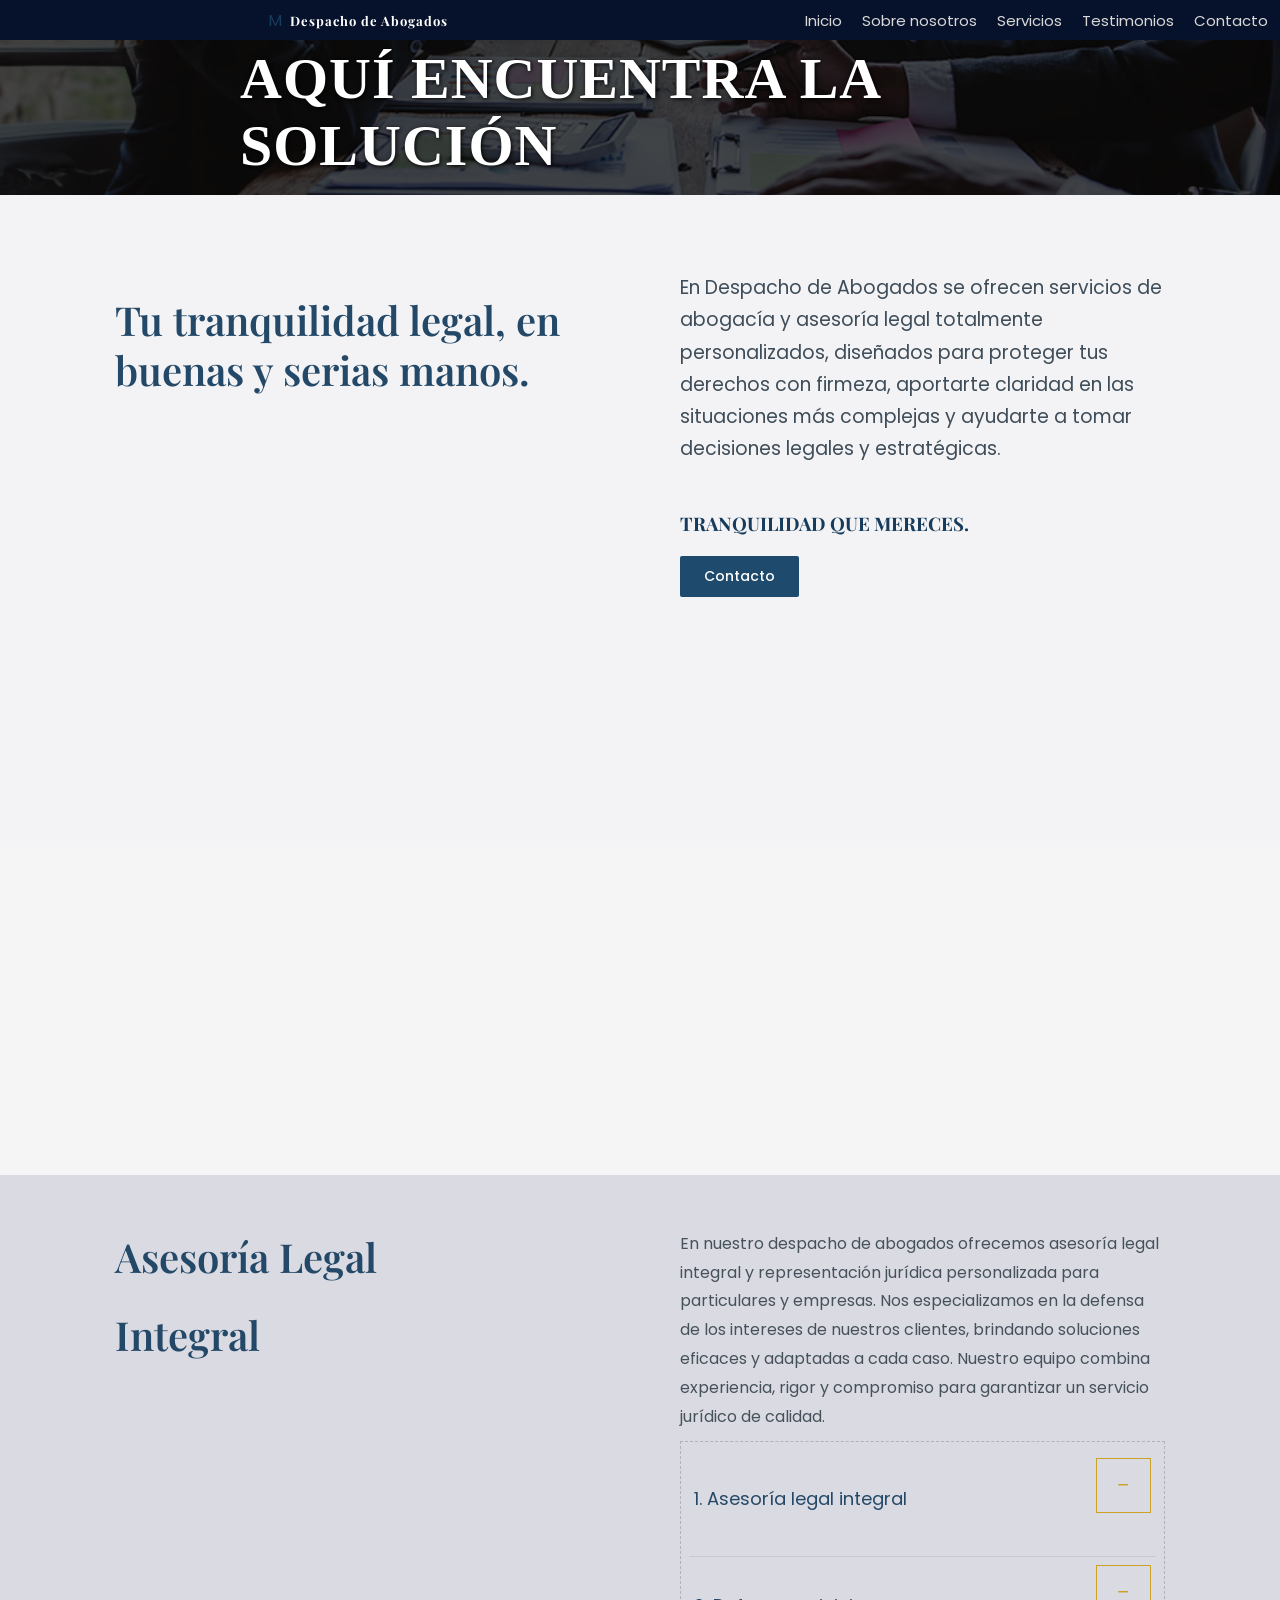
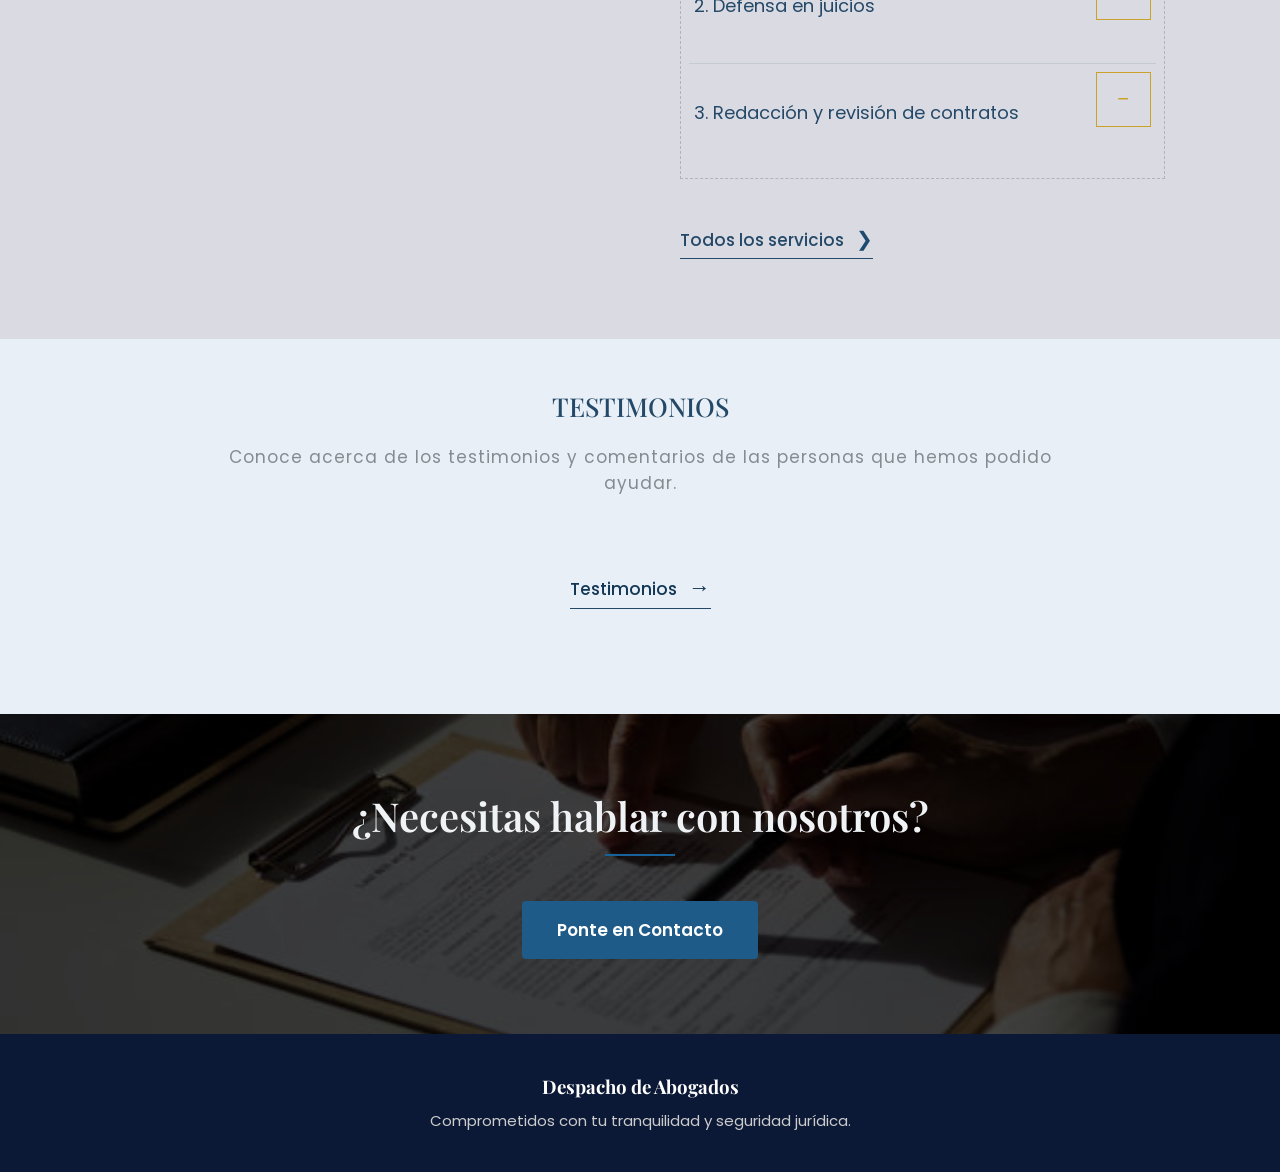
<file: index.html>
<!DOCTYPE html>
<html lang="es">
<head>
    <meta charset="UTF-8">
    <meta name="viewport" content="width=device-width, initial-scale=1.0">

    <title>Despacho de Abogacia-ML</title>

    <link rel="stylesheet" href="stylesabogacia.css">

    <!-- Fuente -->
    <link rel="preconnect" href="https://fonts.googleapis.com">
    <link rel="preconnect" href="https://fonts.gstatic.com" crossorigin>
    <link href="https://fonts.googleapis.com/css2?family=Playfair+Display:wght@400;500;600;700&family=Poppins:wght@300;400;500&display=swap" rel="stylesheet">
</head>
<script>

const acordeones = document.querySelectorAll(".acordeon-item");


acordeones.forEach(item => {

    const boton = item.querySelector(".acordeon-titulo");
    const contenido = item.querySelector(".acordeon-contenido");
    const icono = item.querySelector(".icono");


    boton.addEventListener("click", () => {


        const estaActivo = item.classList.contains("activo");


        /* Cerrar todos */

        acordeones.forEach(otroItem => {

            otroItem.classList.remove("activo");

            otroItem.querySelector(".acordeon-contenido").style.display = "none";

            otroItem.querySelector(".icono").textContent = "+";

        });


        /* Abrir el seleccionado */

        if(!estaActivo){

            item.classList.add("activo");

            contenido.style.display = "block";

            icono.textContent = "−";

        }

    });

});

</script>
<body>

    <!-- ================= NAVBAR ================= -->

    <header>

        <nav class="navbar">

            <div class="logo">

                <!-- Cambia esto por tu imagen/logo -->
                <div class="logo-imagen">
                    M
                </div>

                <h2>Despacho de Abogados</h2>

            </div>


            <ul class="menu">
                <li><a href="#inicio">Inicio</a></li>
                <li><a href="sobrenosotros.html">Sobre nosotros</a></li>
                <li><a href="serviciosnuestros.html">Servicios</a></li>
                <li><a href="#testimonios">Testimonios</a></li>
                <li><a href="contacto.html">Contacto</a></li>
            </ul>

        </nav>

    </header>



    <!-- ================= PORTADA ================= -->

    <section class="hero" id="inicio">

        <div class="hero-overlay"></div>

        <div class="hero-contenido">

            <h1>AQUÍ ENCUENTRA LA SOLUCIÓN</h1>

        </div>

    </section>



    <!-- ================= PRIMERA SECCIÓN ================= -->

    <section class="presentacion" id="nosotros">

        <div class="contenedor">


            <div class="fila-superior">

                <!-- Texto izquierdo -->

                <div class="titulo-presentacion">

                   <BR> <h2>
                        Tu tranquilidad legal, en<br>
                        buenas y serias manos.
                    </h2>

                </div>


                <!-- Texto derecho -->

                <div class="descripcion-presentacion">

                    <p>
                        En Despacho de Abogados se ofrecen servicios de abogacía
                        y asesoría legal totalmente personalizados, diseñados para
                        proteger tus derechos con firmeza, aportarte claridad en las
                        situaciones más complejas y ayudarte a tomar decisiones
                        legales y estratégicas.
                    </p>
<BR> 
                    <p>
                        <h3> TRANQUILIDAD QUE MERECES.</h3>
                    </p>


                    <a href="serviciosnuestros.html" class="boton">
                        Contacto
                    </a>

                </div>

            </div>
<BR>
    <BR><BR> <BR><BR> <BR><BR> <BR> 

    </section>
<!-- ================= SEGUNDA SECCIÓN ================= -->

<section class="apartado imagen-presentacion">

    <!-- Imagen -->

    <div class="imagen-presentacion">

        <img src="imagenes/Images.png" alt="Asesoría legal">

    </div>

</section>

    <!-- ================= TERCERA SECCIÓN ================= -->

    <!-- ================= SERVICIOS ================= -->

<section class="asesoria" id="servicios">

    <div class="contenedor asesoria-contenedor">

        <!-- Título izquierdo -->

        <div class="asesoria-titulo">

            <h2>Asesoría Legal</h2><br><h2>Integral</h2>

        </div>


        <!-- Contenido derecho -->

        <div class="asesoria-contenido">

            <p class="asesoria-descripcion">
                En nuestro despacho de abogados ofrecemos asesoría legal integral y
                representación jurídica personalizada para particulares y empresas.
                Nos especializamos en la defensa de los intereses de nuestros clientes,
                brindando soluciones eficaces y adaptadas a cada caso. Nuestro equipo
                combina experiencia, rigor y compromiso para garantizar un servicio
                jurídico de calidad.
            </p>


            <!-- ACORDEÓN -->

            <div class="acordeon">


                <!-- SERVICIO 1 -->

                <div class="acordeon-item">

                    <button class="acordeon-titulo">
                        <span>1. Asesoría legal integral</span>
                        <span class="icono">−</span>
                    </button>

                    <div class="acordeon-contenido">

                        <p>
                            Ofrecemos asesoría legal integral orientada a prevenir
                            conflictos y resolverlos de forma eficaz. Analizamos tu
                            situación jurídica de manera formal, diseñamos estrategias
                            personalizadas y te acompañamos en cada etapa del proceso,
                            ya sea en la redacción y revisión de contratos, gestiones
                            administrativas, reclamaciones extrajudiciales o defensa
                            ante tribunales.
                        </p>

                        <p>
                            Nuestro enfoque combina rigor técnico, claridad en las
                            explicaciones y cercanía, para que comprendas tus opciones
                            y puedas tomar decisiones informadas.
                        </p>

                    </div>

                </div>


                <!-- SERVICIO 2 -->

                <div class="acordeon-item">

                    <button class="acordeon-titulo">
                        <span>2. Defensa en juicios</span>
                        <span class="icono">−</span>
                    </button>

                    <div class="acordeon-contenido">

                        <p>
                            Ofrecemos un servicio de defensa en juicios sólido,
                            estratégico y personalizado, orientado a proteger tus
                            derechos en todas las etapas del proceso.
                        </p>

                        <p>
                            Analizamos minuciosamente el expediente, reunimos pruebas,
                            preparamos testimonios y diseñamos la mejor estrategia
                            jurídica para tu caso.
                        </p>

                        <p>
                            Ya sea en materia civil, penal, laboral, administrativa
                            o familiar, te acompañamos en audiencias, negociaciones y
                            recursos, explicando cada paso con claridad.
                        </p>

                    </div>

                </div>


                <!-- SERVICIO 3 -->

                <div class="acordeon-item">

                    <button class="acordeon-titulo">
                        <span>3. Redacción y revisión de contratos</span>
                        <span class="icono">−</span>
                    </button>

                    <div class="acordeon-contenido">

                        <p>
                            Ofrecemos servicios de redacción y revisión de contratos
                            para asegurar acuerdos claros, completos y legalmente
                            sólidos.
                        </p>

                        <p>
                            Analizamos tus necesidades y elaboramos cláusulas a medida,
                            revisando contratos existentes para detectar riesgos,
                            ambigüedades o vacíos legales.
                        </p>

                        <p>
                            Nuestro equipo utiliza un lenguaje jurídico claro y preciso,
                            buscando proteger tus intereses y reducir futuros conflictos.
                        </p>

                    </div>

                </div>


            </div>


            <a href="serviciosnuestros.html" class="todos-servicios">
                Todos los servicios
                <span>❯</span>
            </a>

        </div>

    </div>

</section>
<!-- ================= OPINIONES ================= -->

<section class="opiniones" id="testimonios">

    <div class="opiniones-contenedor">

        <h2>TESTIMONIOS</h2>

        <p class="opiniones-subtitulo">
            Conoce acerca de los testimonios y comentarios de las personas que hemos podido ayudar.
        </p>


        


        <a href="testimonios.html" class="boton-testimonios">
            Testimonios
            <span>→</span>
        </a>

    </div>

</section>



<!-- ================= CONTACTO FINAL ================= -->

<section class="contacto-final">

    <div class="contacto-overlay"></div>

    <div class="contacto-final-contenido">

        <h2>¿Necesitas hablar con nosotros?</h2>

        <div class="linea-contacto"></div>

        <a href="contacto.html" class="boton-contacto-final">
           Ponte en Contacto
        </a>

    </div>

</section>


    <!-- ================= FOOTER ================= -->

    <footer id="contacto">

    <h3>Despacho de Abogados</h3>

    <p>
        Comprometidos con tu tranquilidad y seguridad jurídica.
    </p>

</footer>


<script>

document.addEventListener("DOMContentLoaded", function () {

    const acordeones = document.querySelectorAll(".acordeon-item");

    acordeones.forEach(function(item) {

        const boton = item.querySelector(".acordeon-titulo");

        boton.addEventListener("click", function() {

            const estaActivo = item.classList.contains("activo");


            acordeones.forEach(function(otroItem) {

                otroItem.classList.remove("activo");

                const icono = otroItem.querySelector(".icono");

                icono.textContent = "+";

            });


            if (!estaActivo) {

                item.classList.add("activo");

                const icono = item.querySelector(".icono");

                icono.textContent = "−";

            }

        });

    });

});

</script>

</body>
</html>
</file>
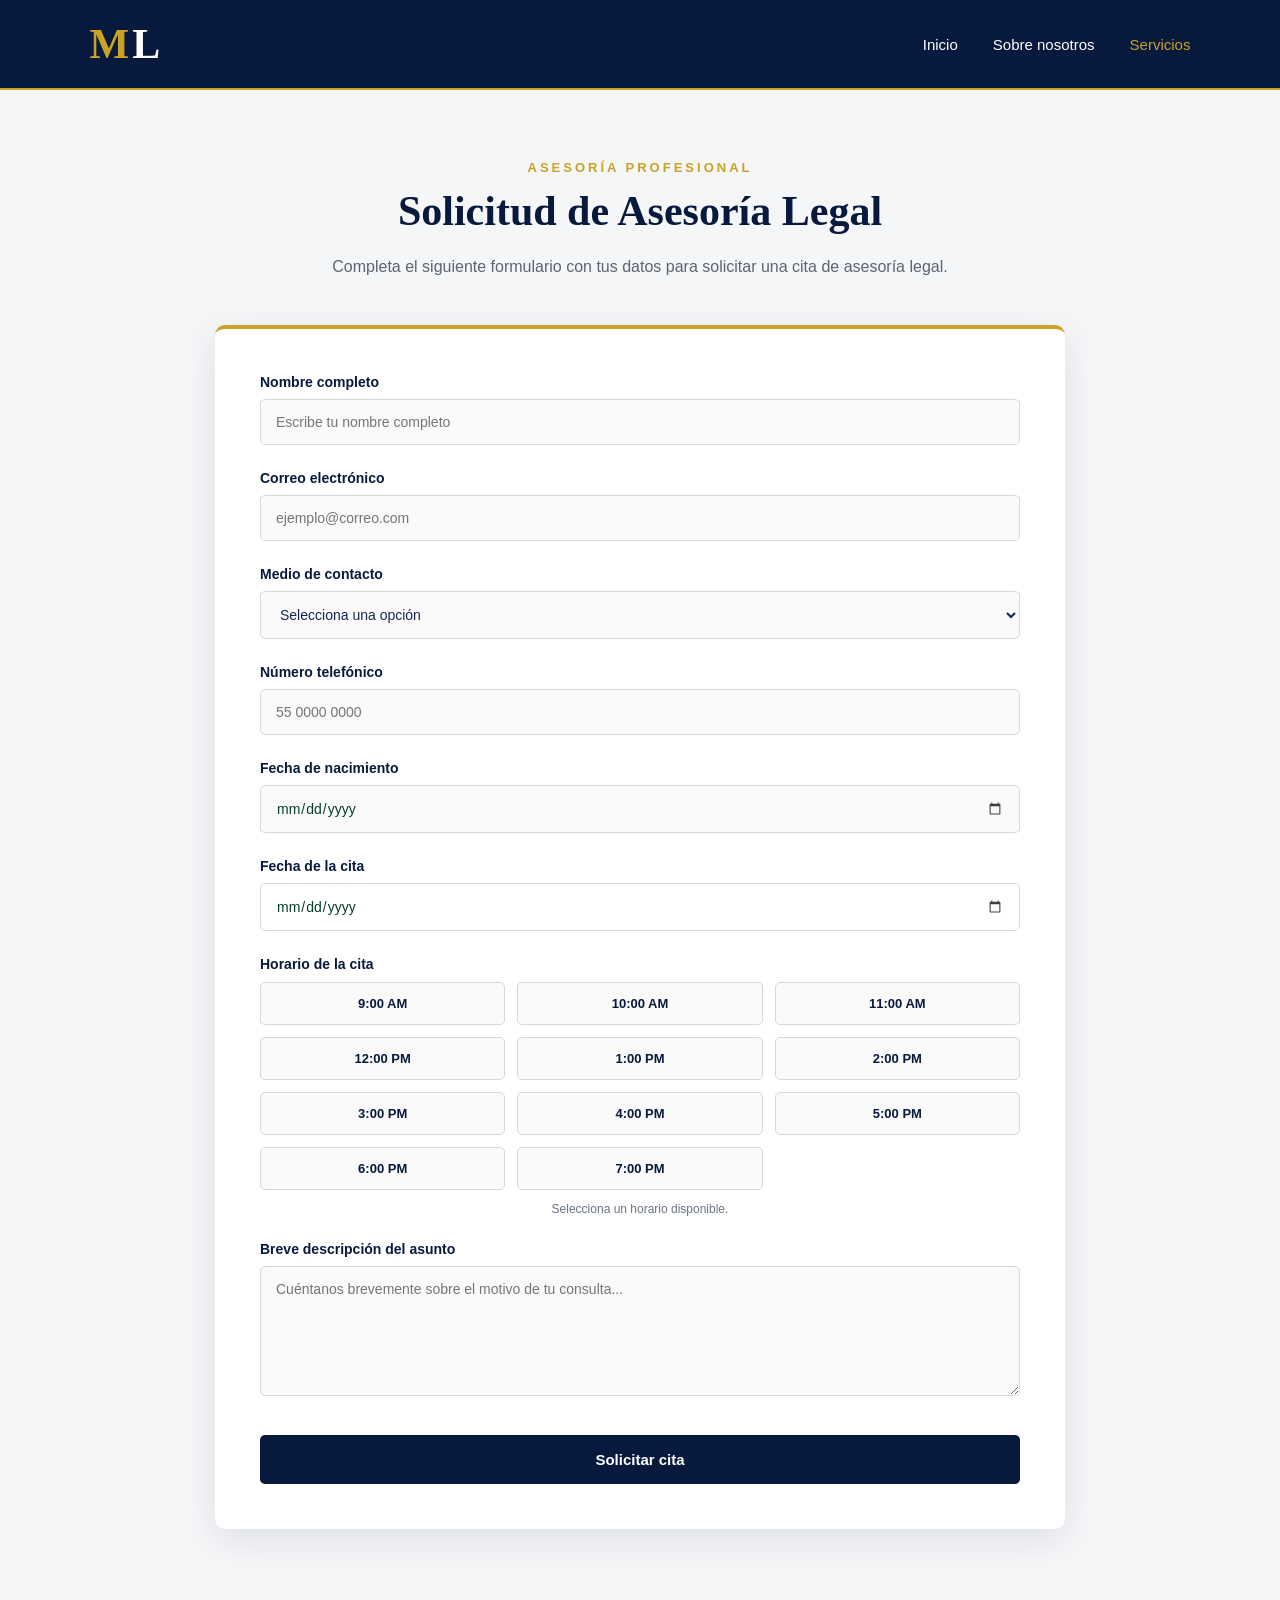
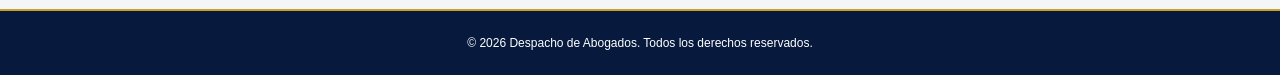
<file: cita.html>
<!DOCTYPE html>
<html lang="es">

<head>

    <meta charset="UTF-8">

    <meta name="viewport" content="width=device-width, initial-scale=1.0">

    <title>Solicitud de Asesoría Legal</title>

    <link rel="stylesheet" href="stylecita.css">

    
</head>
<script>

document.addEventListener("DOMContentLoaded", function() {

    const formulario = document.getElementById("formularioCita");

    const calendario = document.getElementById("fechaCita");

    const campoHora = document.getElementById("horaCita");

    const botonesHorario =
        document.querySelectorAll(".horario-cita");

    const mensajeHorario =
        document.getElementById("mensajeHorario");


    // ========================================
    // FECHA DE HOY
    // ========================================

    const hoy = new Date();

    const año = hoy.getFullYear();

    const mes =
        String(hoy.getMonth() + 1).padStart(2, "0");

    const dia =
        String(hoy.getDate()).padStart(2, "0");

    const fechaHoy =
        `${año}-${mes}-${dia}`;


    // ========================================
    // BLOQUEAR FECHAS ANTERIORES
    // ========================================

    calendario.min = fechaHoy;


    // ========================================
    // SELECCIONAR HORARIO
    // ========================================

    botonesHorario.forEach(function(boton) {

        boton.addEventListener("click", function(event) {

            event.preventDefault();
            event.stopPropagation();


            // Primero seleccionar fecha
            if (calendario.value === "") {

                mensajeHorario.textContent =
                    "Primero selecciona el día de tu cita.";

                mensajeHorario.style.color =
                    "#b08a00";

                calendario.focus();

                return;
            }


            // Verificar fecha
            if (calendario.value < fechaHoy) {

                calendario.value = "";

                campoHora.value = "";

                botonesHorario.forEach(function(b) {
                    b.classList.remove("seleccionado");
                });

                mensajeHorario.textContent =
                    "No puedes seleccionar una fecha anterior a hoy.";

                mensajeHorario.style.color =
                    "#b08a00";

                return;
            }


            // Quitar selección anterior
            botonesHorario.forEach(function(b) {

                b.classList.remove("seleccionado");

            });


            // Marcar botón seleccionado
            boton.classList.add("seleccionado");


            // Guardar hora
            campoHora.value =
                boton.getAttribute("data-hora");


            // Mostrar mensaje
            mensajeHorario.textContent =
                "Horario seleccionado: " +
                boton.textContent;

            mensajeHorario.style.color =
                "#071a3d";

        });

    });


    // ========================================
    // CAMBIAR FECHA
    // ========================================

    calendario.addEventListener("change", function() {

        if (calendario.value < fechaHoy) {

            calendario.value = "";

            campoHora.value = "";

            botonesHorario.forEach(function(boton) {

                boton.classList.remove("seleccionado");

            });

            mensajeHorario.textContent =
                "No puedes seleccionar una fecha anterior a hoy.";

            mensajeHorario.style.color =
                "#b08a00";

            return;
        }


        // Al cambiar de día se reinicia el horario
        campoHora.value = "";

        botonesHorario.forEach(function(boton) {

            boton.classList.remove("seleccionado");

        });


        mensajeHorario.textContent =
            "Selecciona un horario disponible.";

        mensajeHorario.style.color =
            "#697386";

    });


    // ========================================
    // ENVIAR FORMULARIO
    // ========================================

    formulario.addEventListener("submit", function(event) {

        event.preventDefault();


        // Validar campos normales
        if (!formulario.checkValidity()) {

            formulario.reportValidity();

            return;
        }


        // Validar fecha
        if (calendario.value === "") {

            alert(
                "Por favor selecciona una fecha para tu cita."
            );

            calendario.focus();

            return;
        }


        if (calendario.value < fechaHoy) {

            alert(
                "No puedes seleccionar una fecha anterior a hoy."
            );

            return;
        }


        // Validar horario
        if (campoHora.value === "") {

            alert(
                "Por favor selecciona un horario para tu cita."
            );

            return;
        }


        // ========================================
        // DATOS
        // ========================================

        const nombre =
            document.getElementById("nombreCompleto").value.trim();

        const fechaNacimiento =
            document.getElementById("fechaNacimiento").value;


        // ========================================
        // GENERAR INICIALES
        // ========================================

        const palabras =
            nombre.split(/\s+/);

        let iniciales = "";

        palabras.forEach(function(palabra) {

            if (palabra.length > 0) {

                iniciales +=
                    palabra.charAt(0).toUpperCase();

            }

        });


        // ========================================
        // FECHA DE NACIMIENTO
        // ========================================

        const partesNacimiento =
            fechaNacimiento.split("-");

        const mesNacimiento =
            partesNacimiento[1];

        const diaNacimiento =
            partesNacimiento[2];

        const fechaNacimientoFolio =
            diaNacimiento + mesNacimiento;


        // ========================================
        // FECHA DE GENERACIÓN
        // ========================================

        const fechaGeneracion =
            dia +
            mes +
            String(año).slice(-2);


        // ========================================
        // CONSECUTIVO
        // ========================================

        let consecutivo =
            localStorage.getItem("consecutivoFolio");


        if (consecutivo === null) {

            consecutivo = 1;

        } else {

            consecutivo =
                parseInt(consecutivo) + 1;

        }


        localStorage.setItem(
            "consecutivoFolio",
            consecutivo
        );


        const numeroConsecutivo =
            String(consecutivo).padStart(3, "0");


        // ========================================
        // GENERAR FOLIO
        // ========================================

        const folio =
            "ML-" +
            iniciales +
            "-" +
            fechaNacimientoFolio +
            "-" +
            fechaGeneracion +
            "-" +
            numeroConsecutivo;


        // ========================================
        // GUARDAR DATOS
        // ========================================

        localStorage.setItem(
            "folioActual",
            folio
        );

        localStorage.setItem(
            "nombreCita",
            nombre
        );

        localStorage.setItem(
            "correoCita",
            document.getElementById("correo").value
        );

        localStorage.setItem(
            "telefonoCita",
            document.getElementById("telefono").value
        );

        localStorage.setItem(
            "fechaNacimientoCita",
            fechaNacimiento
        );

       

        localStorage.setItem(
            "descripcionCita",
            document.getElementById("descripcion").value
        );

        localStorage.setItem(
            "fechaCita",
            calendario.value
        );

        localStorage.setItem(
            "horaCita",
            campoHora.value
        );


        // ========================================
        // IR A ENTREGA DE FOLIO
        // ========================================

        window.location.href =
            "entregadefolio.html";

    });

});

</script>


<body>


    <!-- ================= ENCABEZADO ================= -->

    <header class="encabezado">

        <div class="logo">

            <span class="logo-m">M</span>

            <span class="logo-l">L</span>

        </div>


        <nav class="navegacion">

            <a href="index.html">Inicio</a>

            <a href="sobrenosotros.html">Sobre nosotros</a>

            <a href="serviciosnuestros.html" class="activo">Servicios</a>

        </nav>

    </header>



    <!-- ================= CONTENIDO ================= -->

    <main class="pagina-cita">


        <section class="encabezado-cita">

            <p class="subtitulo-cita">
                ASESORÍA PROFESIONAL
            </p>

            <h1>
                Solicitud de Asesoría Legal
            </h1>

            <p class="descripcion-cita">
                Completa el siguiente formulario con tus datos para solicitar una cita
                de asesoría legal.
            </p>

        </section>



        <!-- ================= FORMULARIO ================= -->

        <section class="contenedor-formulario">


            <form id="formularioCita">


                <!-- NOMBRE -->

                <div class="campo-formulario">

                    <label for="nombreCompleto">
                        Nombre completo
                    </label>

                    <input
                        type="text"
                        id="nombreCompleto"
                        name="nombreCompleto"
                        placeholder="Escribe tu nombre completo"
                        required
                    >

                </div>



                <!-- CORREO -->

                <div class="campo-formulario">

                    <label for="correo">
                        Correo electrónico
                    </label>

                    <input
                        type="email"
                        id="correo"
                        name="correo"
                        placeholder="ejemplo@correo.com"
                        required
                    >

                </div>



                <!-- TIPO DE CONTACTO -->

                <div class="campo-formulario">

                    <label for="tipoContacto">
                        Medio de contacto
                    </label>

                    <select
                        id="tipoContacto"
                        name="tipoContacto"
                        required
                    >

                        <option value="">
                            Selecciona una opción
                        </option>

                        <option value="telefono">
                            Teléfono
                        </option>

                        <option value="whatsapp">
                            WhatsApp
                        </option>

                        <option value="ambos">
                            Teléfono y WhatsApp
                        </option>

                    </select>

                </div>



                <!-- NUMERO TELEFONICO -->

                <div class="campo-formulario">

                    <label for="telefono">
                        Número telefónico
                    </label>

                    <input
                        type="tel"
                        id="telefono"
                        name="telefono"
                        placeholder="55 0000 0000"
                        required
                    >

                </div>



                <!-- FECHA DE NACIMIENTO -->

                <div class="campo-formulario">

                    <label for="fechaNacimiento">
                        Fecha de nacimiento
                    </label>

                    <input
                        type="date"
                        id="fechaNacimiento"
                        name="fechaNacimiento"
                        required
                    >

                </div>

<!-- FECHA Y HORA DE LA CITA -->

<div class="campo-formulario">
    <label for="fechaCita">Fecha de la cita</label>

    <div class="calendario-cita">
        <input type="date" id="fechaCita" name="fechaCita" required>
    </div>
</div>

<div class="campo-formulario">
    <label>Horario de la cita</label>

    <div class="horarios-cita">

        <button type="button" class="horario-cita" data-hora="09:00">9:00 AM</button>
        <button type="button" class="horario-cita" data-hora="10:00">10:00 AM</button>
        <button type="button" class="horario-cita" data-hora="11:00">11:00 AM</button>
        <button type="button" class="horario-cita" data-hora="12:00">12:00 PM</button>
        <button type="button" class="horario-cita" data-hora="13:00">1:00 PM</button>
        <button type="button" class="horario-cita" data-hora="14:00">2:00 PM</button>
        <button type="button" class="horario-cita" data-hora="15:00">3:00 PM</button>
        <button type="button" class="horario-cita" data-hora="16:00">4:00 PM</button>
        <button type="button" class="horario-cita" data-hora="17:00">5:00 PM</button>
        <button type="button" class="horario-cita" data-hora="18:00">6:00 PM</button>
        <button type="button" class="horario-cita" data-hora="19:00">7:00 PM</button>

    </div>

    <input type="hidden" id="horaCita" name="horaCita" required>

    <p id="mensajeHorario" class="mensaje-horario">
        Selecciona un horario disponible.
    </p>
</div>





                <!-- DESCRIPCION -->

                <div class="campo-formulario">

                    <label for="descripcion">
                        Breve descripción del asunto
                    </label>

                    <textarea
                        id="descripcion"
                        name="descripcion"
                        rows="5"
                        placeholder="Cuéntanos brevemente sobre el motivo de tu consulta..."
                        required
                    ></textarea>

                </div>



                <!-- BOTON -->

                <div class="boton-formulario">

                    <button type="submit">
                        Solicitar cita
                         

                    </button>

                </div>


            </form>

        </section>


    </main>



    <!-- ================= PIE DE PAGINA ================= -->

    <footer class="pie-pagina">

        <p>
            © 2026 Despacho de Abogados. Todos los derechos reservados.
        </p>

    </footer>


</body>

</html>
</file>
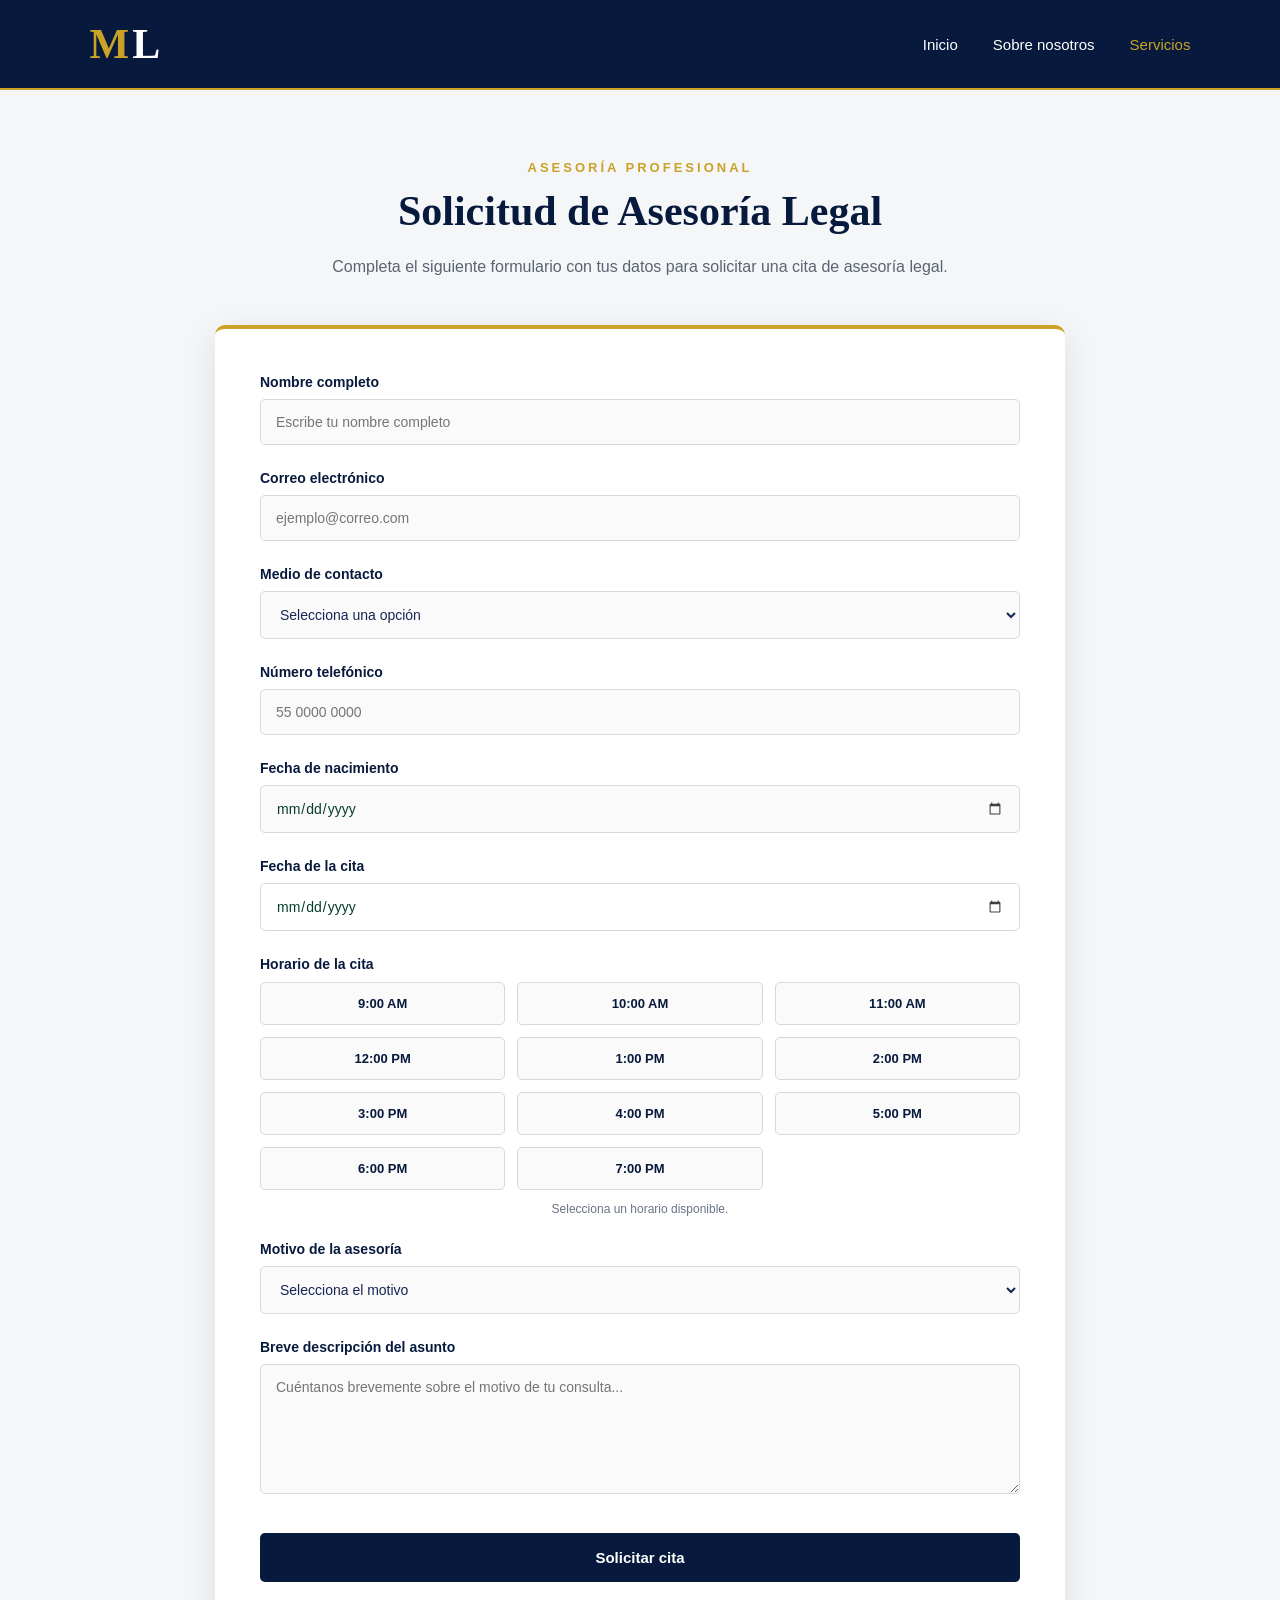
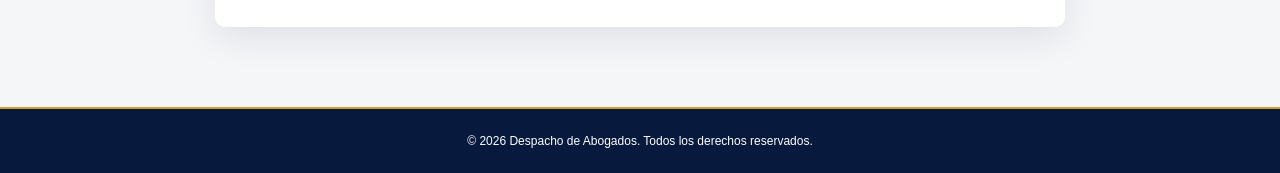
<file: citaadmin.html>
<!DOCTYPE html>
<html lang="es">

<head>

    <meta charset="UTF-8">

    <meta name="viewport" content="width=device-width, initial-scale=1.0">

    <title>Solicitud de Asesoría Legal</title>

    <link rel="stylesheet" href="stylecita.css">

    
</head>
<script>
document.addEventListener("DOMContentLoaded", function() {

    const formulario = document.getElementById("formularioCita");

    const calendario = document.getElementById("fechaCita");

    const campoHora = document.getElementById("horaCita");

    const botonesHorario =
        document.querySelectorAll(".horario-cita");

    const mensajeHorario =
        document.getElementById("mensajeHorario");


    // ========================================
    // FECHA DE HOY
    // ========================================

    const hoy = new Date();

    const año = hoy.getFullYear();

    const mes =
        String(hoy.getMonth() + 1).padStart(2, "0");

    const dia =
        String(hoy.getDate()).padStart(2, "0");

    const fechaHoy =
        `${año}-${mes}-${dia}`;


    // ========================================
    // BLOQUEAR FECHAS ANTERIORES
    // ========================================

    calendario.min = fechaHoy;


    // ========================================
    // SELECCIONAR HORARIO
    // ========================================

    botonesHorario.forEach(function(boton) {

        boton.addEventListener("click", function(event) {

            event.preventDefault();
            event.stopPropagation();


            // Primero seleccionar fecha
            if (calendario.value === "") {

                mensajeHorario.textContent =
                    "Primero selecciona el día de tu cita.";

                mensajeHorario.style.color =
                    "#b08a00";

                calendario.focus();

                return;
            }


            // Verificar fecha
            if (calendario.value < fechaHoy) {

                calendario.value = "";

                campoHora.value = "";

                botonesHorario.forEach(function(b) {
                    b.classList.remove("seleccionado");
                });

                mensajeHorario.textContent =
                    "No puedes seleccionar una fecha anterior a hoy.";

                mensajeHorario.style.color =
                    "#b08a00";

                return;
            }


            // Quitar selección anterior
            botonesHorario.forEach(function(b) {

                b.classList.remove("seleccionado");

            });


            // Marcar botón seleccionado
            boton.classList.add("seleccionado");


            // Guardar hora
            campoHora.value =
                boton.getAttribute("data-hora");


            // Mostrar mensaje
            mensajeHorario.textContent =
                "Horario seleccionado: " +
                boton.textContent;

            mensajeHorario.style.color =
                "#071a3d";

        });

    });


    // ========================================
    // CAMBIAR FECHA
    // ========================================

    calendario.addEventListener("change", function() {

        if (calendario.value < fechaHoy) {

            calendario.value = "";

            campoHora.value = "";

            botonesHorario.forEach(function(boton) {

                boton.classList.remove("seleccionado");

            });

            mensajeHorario.textContent =
                "No puedes seleccionar una fecha anterior a hoy.";

            mensajeHorario.style.color =
                "#b08a00";

            return;
        }


        // Al cambiar de día se reinicia el horario
        campoHora.value = "";

        botonesHorario.forEach(function(boton) {

            boton.classList.remove("seleccionado");

        });


        mensajeHorario.textContent =
            "Selecciona un horario disponible.";

        mensajeHorario.style.color =
            "#697386";

    });


    // ========================================
    // ENVIAR FORMULARIO
    // ========================================

    formulario.addEventListener("submit", function(event) {

        event.preventDefault();


        // Validar campos normales
        if (!formulario.checkValidity()) {

            formulario.reportValidity();

            return;
        }


        // Validar fecha
        if (calendario.value === "") {

            alert(
                "Por favor selecciona una fecha para tu cita."
            );

            calendario.focus();

            return;
        }


        if (calendario.value < fechaHoy) {

            alert(
                "No puedes seleccionar una fecha anterior a hoy."
            );

            return;
        }


        // Validar horario
        if (campoHora.value === "") {

            alert(
                "Por favor selecciona un horario para tu cita."
            );

            return;
        }


        // ========================================
        // DATOS
        // ========================================

        const nombre =
            document.getElementById("nombreCompleto").value.trim();

        const fechaNacimiento =
            document.getElementById("fechaNacimiento").value;


        // ========================================
        // GENERAR INICIALES
        // ========================================

        const palabras =
            nombre.split(/\s+/);

        let iniciales = "";

        palabras.forEach(function(palabra) {

            if (palabra.length > 0) {

                iniciales +=
                    palabra.charAt(0).toUpperCase();

            }

        });


        // ========================================
        // FECHA DE NACIMIENTO
        // ========================================

        const partesNacimiento =
            fechaNacimiento.split("-");

        const mesNacimiento =
            partesNacimiento[1];

        const diaNacimiento =
            partesNacimiento[2];

        const fechaNacimientoFolio =
            diaNacimiento + mesNacimiento;


        // ========================================
        // FECHA DE GENERACIÓN
        // ========================================

        const fechaGeneracion =
            dia +
            mes +
            String(año).slice(-2);


        // ========================================
        // CONSECUTIVO
        // ========================================

        let consecutivo =
            localStorage.getItem("consecutivoFolio");


        if (consecutivo === null) {

            consecutivo = 1;

        } else {

            consecutivo =
                parseInt(consecutivo) + 1;

        }


        localStorage.setItem(
            "consecutivoFolio",
            consecutivo
        );


        const numeroConsecutivo =
            String(consecutivo).padStart(3, "0");


        // ========================================
        // GENERAR FOLIO
        // ========================================

        const folio =
            "ML-" +
            iniciales +
            "-" +
            fechaNacimientoFolio +
            "-" +
            fechaGeneracion +
            "-" +
            numeroConsecutivo;


        // ========================================
        // GUARDAR DATOS
        // ========================================

        localStorage.setItem(
            "folioActual",
            folio
        );

        localStorage.setItem(
            "nombreCita",
            nombre
        );

        localStorage.setItem(
            "correoCita",
            document.getElementById("correo").value
        );

        localStorage.setItem(
            "telefonoCita",
            document.getElementById("telefono").value
        );

        localStorage.setItem(
            "fechaNacimientoCita",
            fechaNacimiento
        );

        localStorage.setItem(
            "asuntoCita",
            document.getElementById("asunto").value
        );

        localStorage.setItem(
            "descripcionCita",
            document.getElementById("descripcion").value
        );

        localStorage.setItem(
            "fechaCita",
            calendario.value
        );

        localStorage.setItem(
            "horaCita",
            campoHora.value
        );


        // ========================================
        // IR A ENTREGA DE FOLIO
        // ========================================

        window.location.href =
            "entregadefolio.html";

    });

});

</script>

<body>


    <!-- ================= ENCABEZADO ================= -->

    <header class="encabezado">

        <div class="logo">

            <span class="logo-m">M</span>

            <span class="logo-l">L</span>

        </div>


        <nav class="navegacion">

            <a href="index.html">Inicio</a>

            <a href="sobrenosotros.html">Sobre nosotros</a>

            <a href="serviciosnuestros.html" class="activo">Servicios</a>

        </nav>

    </header>



    <!-- ================= CONTENIDO ================= -->

    <main class="pagina-cita">


        <section class="encabezado-cita">

            <p class="subtitulo-cita">
                ASESORÍA PROFESIONAL
            </p>

            <h1>
                Solicitud de Asesoría Legal
            </h1>

            <p class="descripcion-cita">
                Completa el siguiente formulario con tus datos para solicitar una cita
                de asesoría legal.
            </p>

        </section>



        <!-- ================= FORMULARIO ================= -->

        <section class="contenedor-formulario">


            <form id="formularioCita">


                <!-- NOMBRE -->

                <div class="campo-formulario">

                    <label for="nombreCompleto">
                        Nombre completo
                    </label>

                    <input
                        type="text"
                        id="nombreCompleto"
                        name="nombreCompleto"
                        placeholder="Escribe tu nombre completo"
                        required
                    >

                </div>



                <!-- CORREO -->

                <div class="campo-formulario">

                    <label for="correo">
                        Correo electrónico
                    </label>

                    <input
                        type="email"
                        id="correo"
                        name="correo"
                        placeholder="ejemplo@correo.com"
                        required
                    >

                </div>



                <!-- TIPO DE CONTACTO -->

                <div class="campo-formulario">

                    <label for="tipoContacto">
                        Medio de contacto
                    </label>

                    <select
                        id="tipoContacto"
                        name="tipoContacto"
                        required
                    >

                        <option value="">
                            Selecciona una opción
                        </option>

                        <option value="telefono">
                            Teléfono
                        </option>

                        <option value="whatsapp">
                            WhatsApp
                        </option>

                        <option value="ambos">
                            Teléfono y WhatsApp
                        </option>

                    </select>

                </div>



                <!-- NUMERO TELEFONICO -->

                <div class="campo-formulario">

                    <label for="telefono">
                        Número telefónico
                    </label>

                    <input
                        type="tel"
                        id="telefono"
                        name="telefono"
                        placeholder="55 0000 0000"
                        required
                    >

                </div>



                 <!-- FECHA DE NACIMIENTO -->

                <div class="campo-formulario">

                    <label for="fechaNacimiento">
                        Fecha de nacimiento
                    </label>

                    <input
                        type="date"
                        id="fechaNacimiento"
                        name="fechaNacimiento"
                        required
                    >

                </div>



                <!-- FECHA Y HORA DE LA CITA -->

<div class="campo-formulario">
    <label for="fechaCita">Fecha de la cita</label>

    <div class="calendario-cita">
        <input type="date" id="fechaCita" name="fechaCita" required>
    </div>
</div>

<div class="campo-formulario">
    <label>Horario de la cita</label>

    <div class="horarios-cita">

        <button type="button" class="horario-cita" data-hora="09:00">9:00 AM</button>
        <button type="button" class="horario-cita" data-hora="10:00">10:00 AM</button>
        <button type="button" class="horario-cita" data-hora="11:00">11:00 AM</button>
        <button type="button" class="horario-cita" data-hora="12:00">12:00 PM</button>
        <button type="button" class="horario-cita" data-hora="13:00">1:00 PM</button>
        <button type="button" class="horario-cita" data-hora="14:00">2:00 PM</button>
        <button type="button" class="horario-cita" data-hora="15:00">3:00 PM</button>
        <button type="button" class="horario-cita" data-hora="16:00">4:00 PM</button>
        <button type="button" class="horario-cita" data-hora="17:00">5:00 PM</button>
        <button type="button" class="horario-cita" data-hora="18:00">6:00 PM</button>
        <button type="button" class="horario-cita" data-hora="19:00">7:00 PM</button>

    </div>

    <input type="hidden" id="horaCita" name="horaCita" required>

    <p id="mensajeHorario" class="mensaje-horario">
        Selecciona un horario disponible.
    </p>
</div>






                <!-- ASUNTO -->

                <div class="campo-formulario">

                    <label for="asunto">
                        Motivo de la asesoría
                    </label>

                    <select
                        id="asunto"
                        name="asunto"
                        required
                    >

                        <option value="">
                            Selecciona el motivo
                        </option>

                        <option value="civil">
                            Derecho civil
                        </option>

                        <option value="familiar">
                            Derecho familiar
                        </option>

                        <option value="laboral">
                            Derecho laboral
                        </option>

                        <option value="mercantil">
                            Derecho mercantil
                        </option>

                        <option value="penal">
                            Derecho penal
                        </option>

                        <option value="administrativo">
                            Derecho administrativo
                        </option>

                        <option value="otro">
                            Otro
                        </option>

                    </select>

                </div>



                <!-- DESCRIPCION -->

                <div class="campo-formulario">

                    <label for="descripcion">
                        Breve descripción del asunto
                    </label>

                    <textarea
                        id="descripcion"
                        name="descripcion"
                        rows="5"
                        placeholder="Cuéntanos brevemente sobre el motivo de tu consulta..."
                        required
                    ></textarea>

                </div>



                <!-- BOTON -->

                <div class="boton-formulario">

                    <button type="submit">
                        Solicitar cita
                    </button>

                </div>


            </form>

        </section>


    </main>



    <!-- ================= PIE DE PAGINA ================= -->

    <footer class="pie-pagina">

        <p>
            © 2026 Despacho de Abogados. Todos los derechos reservados.
        </p>

    </footer>


</body>

</html>
</file>
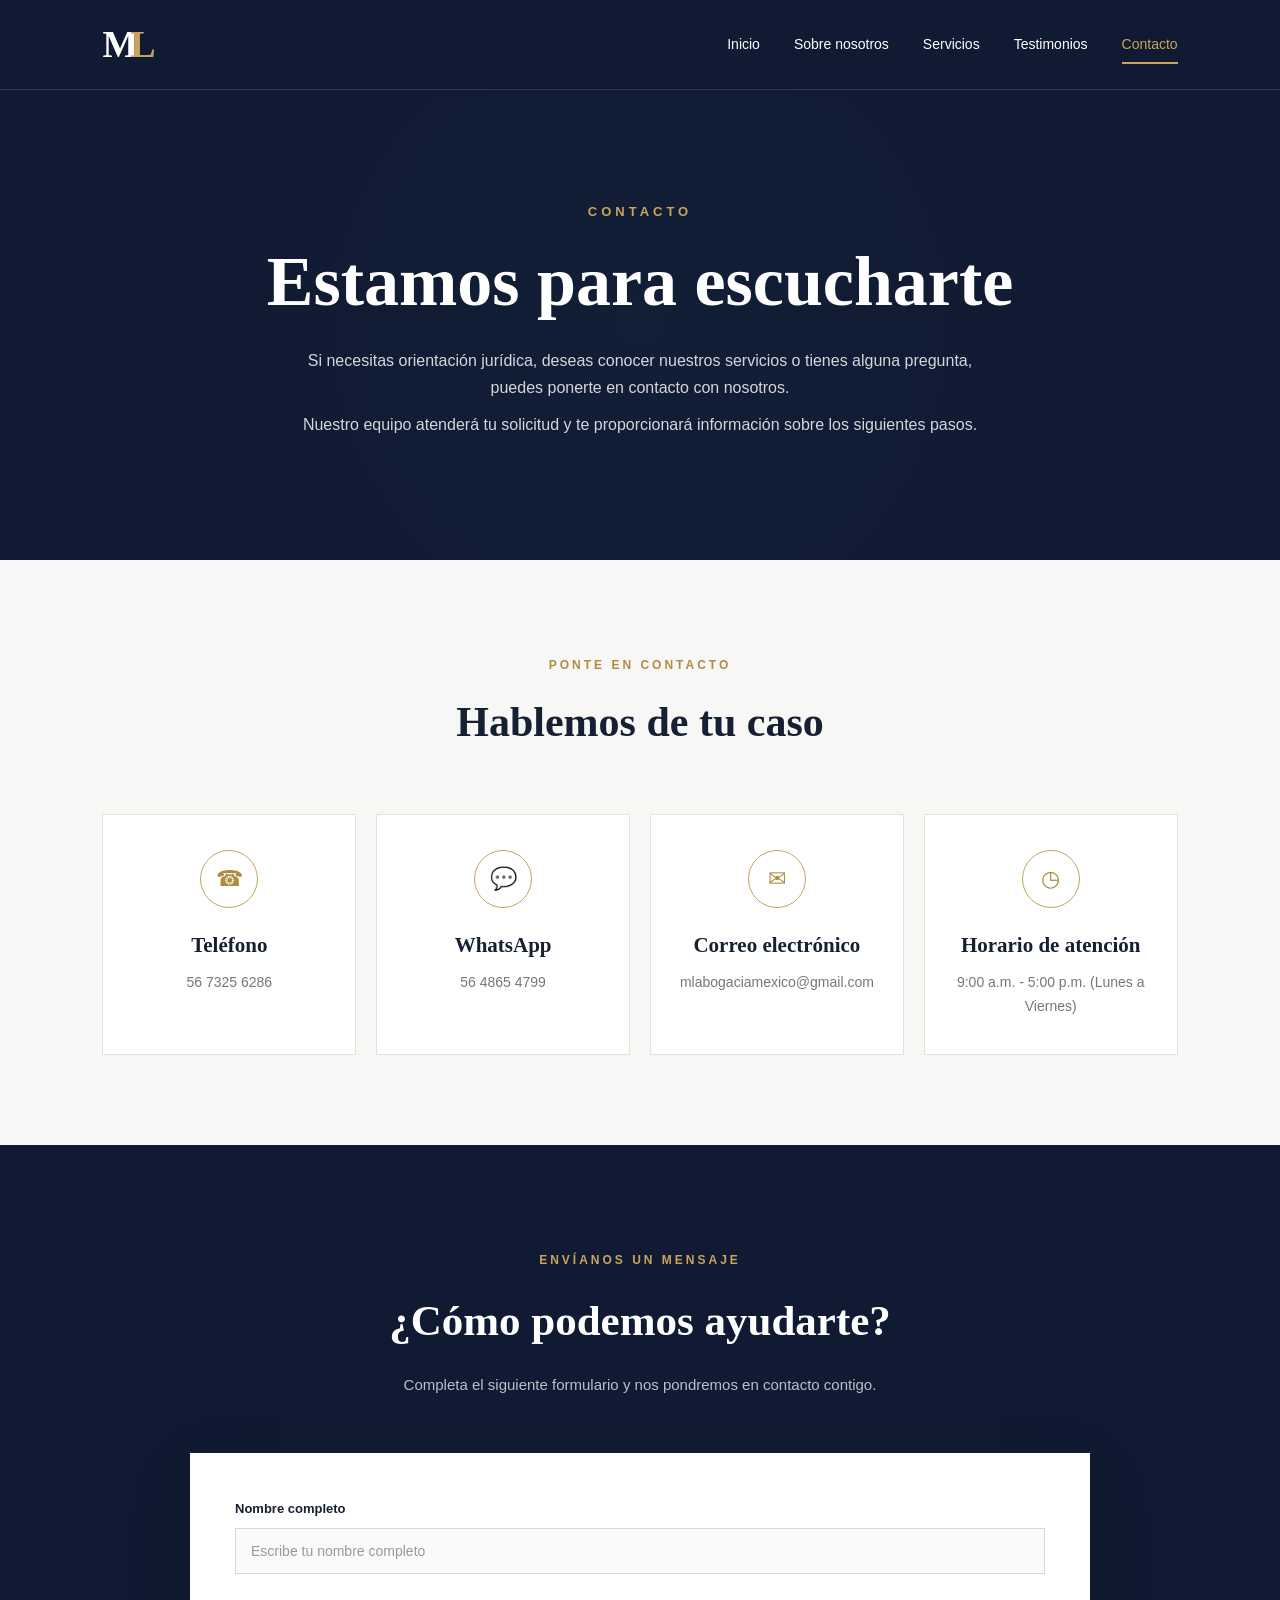
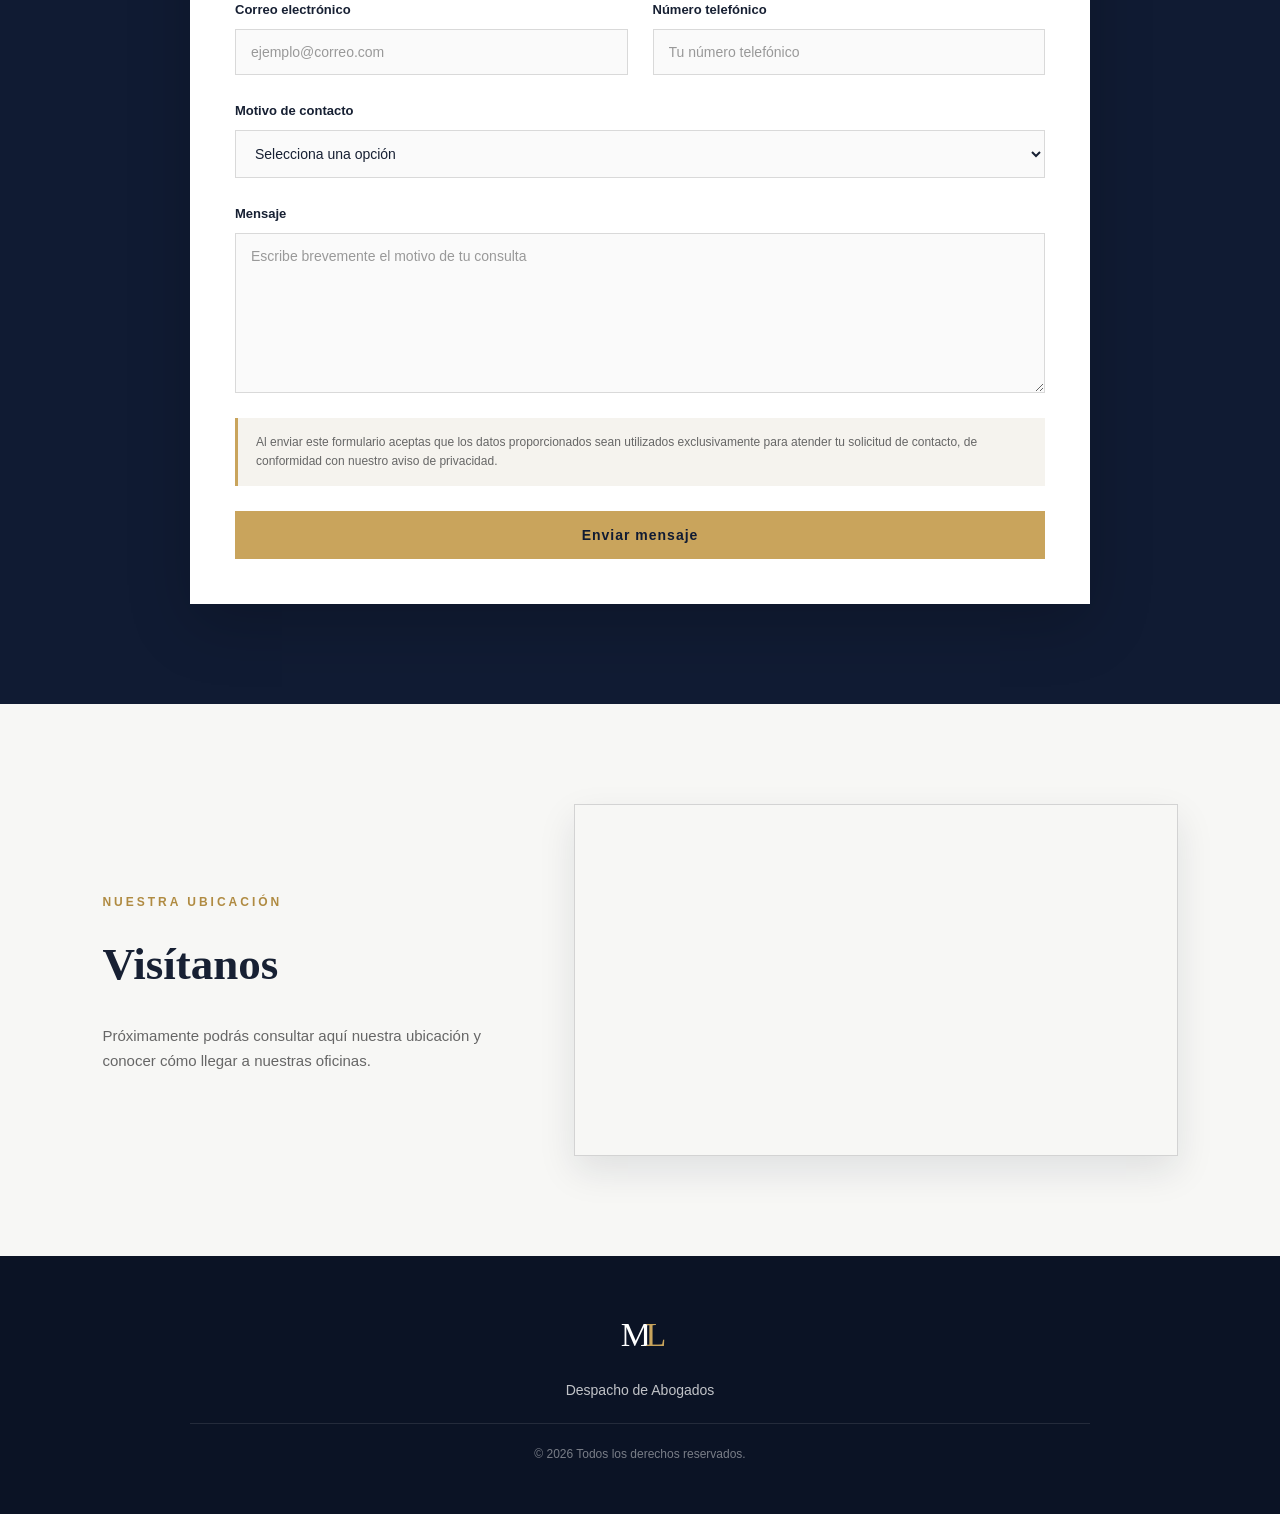
<file: contacto.html>
<!DOCTYPE html>

<html lang="es">

<head>


<meta charset="UTF-8">
<meta name="viewport" content="width=device-width, initial-scale=1.0">

<title>Contacto | Despacho de Abogados</title>

<link rel="stylesheet" href="contacto.css">


</head>

<body>


<!-- ================= ENCABEZADO ================= -->

<header class="encabezado">

    <div class="logo">

        <span class="logo-m">M</span>
        <span class="logo-l">L</span>

    </div>


    <nav class="navegacion">

        <a href="index.html">Inicio</a>

        <a href="sobrenosotros.html">Sobre nosotros</a>

        <a href="serviciosnuestros.html">Servicios</a>

        <a href="testimonios.html">Testimonios</a>

        <a href="contacto.html" class="activo">Contacto</a>

    </nav>

</header>



<!-- ================= PRESENTACIÓN ================= -->

<main>


    <section class="contacto-presentacion">

        <div class="contacto-contenido">

            <span class="contacto-etiqueta">
                CONTACTO
            </span>

            <h1>
                Estamos para escucharte
            </h1>

            <p>
                Si necesitas orientación jurídica, deseas conocer nuestros
                servicios o tienes alguna pregunta, puedes ponerte en
                contacto con nosotros.
            </p>

            <p>
                Nuestro equipo atenderá tu solicitud y te proporcionará
                información sobre los siguientes pasos.
            </p>

        </div>

    </section>



    <!-- ================= INFORMACIÓN DE CONTACTO ================= -->

    <section class="informacion-contacto">

        <div class="contacto-titulo">

            <span>
                PONTE EN CONTACTO
            </span>

            <h2>
                Hablemos de tu caso
            </h2>

        </div>


        <div class="contacto-tarjetas">


            <!-- TELÉFONO -->

            <div class="contacto-tarjeta">

                <div class="contacto-icono">
                    ☎
                </div>

                <h3>
                    Teléfono
                </h3>

                <p>
                   56  7325  6286
                </p>

            </div>



            <!-- WHATSAPP -->

            <div class="contacto-tarjeta">

                <div class="contacto-icono">
                    💬
                </div>

                <h3>
                    WhatsApp
                </h3>

                <p>
                     56  4865  4799
                </p>

            </div>



            <!-- CORREO -->

            <div class="contacto-tarjeta">

                <div class="contacto-icono">
                    ✉
                </div>

                <h3>
                    Correo electrónico
                </h3>

                <p>
                    mlabogaciamexico@gmail.com
                </p>

            </div>



            <!-- HORARIO -->

            <div class="contacto-tarjeta">

                <div class="contacto-icono">
                    ◷
                </div>

                <h3>
                    Horario de atención
                </h3>

                <p>
                    9:00 a.m. - 5:00 p.m. (Lunes a Viernes)
                </p>

            </div>

        </div>

    </section>



    <!-- ================= FORMULARIO ================= -->

    <section class="formulario-contacto">


        <div class="formulario-introduccion">

            <span>
                ENVÍANOS UN MENSAJE
            </span>

            <h2>
                ¿Cómo podemos ayudarte?
            </h2>

            <p>
                Completa el siguiente formulario y nos pondremos en
                contacto contigo.
            </p>

        </div>



        <form class="form-contacto">


            <div class="campo-formulario">

                <label for="nombre">
                    Nombre completo
                </label>

                <input
                    type="text"
                    id="nombre"
                    name="nombre"
                    placeholder="Escribe tu nombre completo"
                    required
                >

            </div>



            <div class="fila-formulario">


                <div class="campo-formulario">

                    <label for="correo">
                        Correo electrónico
                    </label>

                    <input
                        type="email"
                        id="correo"
                        name="correo"
                        placeholder="ejemplo@correo.com"
                        required
                    >

                </div>



                <div class="campo-formulario">

                    <label for="telefono">
                        Número telefónico
                    </label>

                    <input
                        type="tel"
                        id="telefono"
                        name="telefono"
                        placeholder="Tu número telefónico"
                    >

                </div>


            </div>



            <div class="campo-formulario">

                <label for="motivo">
                    Motivo de contacto
                </label>

                <select id="motivo" name="motivo" required>

                    <option value="">
                        Selecciona una opción
                    </option>

                    <option value="asesoria">
                        Solicitar asesoría legal
                    </option>

                    <option value="cita">
                        Información sobre una cita
                    </option>

                    <option value="servicios">
                        Información sobre servicios
                    </option>

                    <option value="otro">
                        Otro asunto
                    </option>

                </select>

            </div>



            <div class="campo-formulario">

                <label for="mensaje">
                    Mensaje
                </label>

                <textarea
                    id="mensaje"
                    name="mensaje"
                    rows="7"
                    placeholder="Escribe brevemente el motivo de tu consulta"
                    required
                ></textarea>

            </div>



            <div class="aviso-formulario">

                <p>
                    Al enviar este formulario aceptas que los datos
                    proporcionados sean utilizados exclusivamente para
                    atender tu solicitud de contacto, de conformidad con
                    nuestro aviso de privacidad.
                </p>

            </div>



            <button
                type="submit"
                class="boton-enviar"
            >
                Enviar mensaje
            </button>


        </form>

    </section>



    <!-- ================= UBICACIÓN ================= -->

    <section class="ubicacion-contacto">


        <div class="ubicacion-contenido">

            <span>
                NUESTRA UBICACIÓN
            </span>

            <h2>
                Visítanos
            </h2>

            <p>
                Próximamente podrás consultar aquí nuestra ubicación y
                conocer cómo llegar a nuestras oficinas.
            </p>

        </div>


      <div class="mapa-contacto">

    <iframe
        src="https://www.google.com/maps?q=Av.+Benito+Juárez+Sur+9-A,+San+Cristóbal+Centro,+55000+Ecatepec+de+Morelos,+México&output=embed"
        width="100%"
        height="350"
        style="border:0;"
        allowfullscreen=""
        loading="lazy"
        referrerpolicy="no-referrer-when-downgrade">
    </iframe>


</div>


    </section>


</main>



<!-- ================= FOOTER ================= -->

<footer class="pie-pagina">

    <div class="footer-contenido">

        <div class="footer-logo">

            <span class="logo-m">M</span>
            <span class="logo-l">L</span>

        </div>


        <p>
            Despacho de Abogados
        </p>


        <p class="footer-derechos">
            © 2026 Todos los derechos reservados.
        </p>

    </div>

</footer>

</body>

</html>
</file>
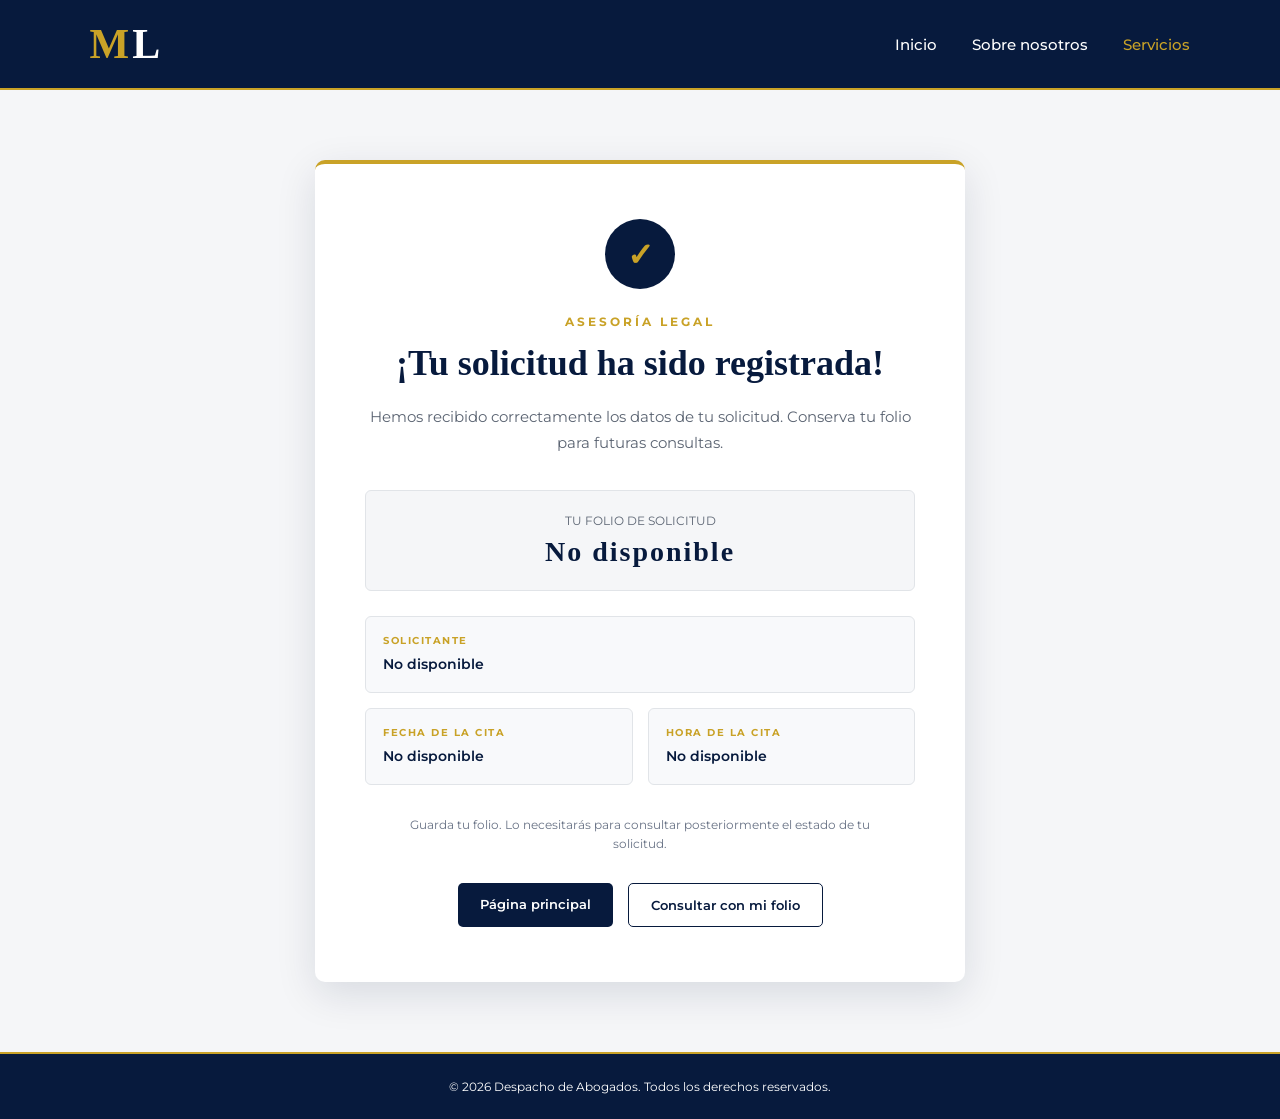
<file: entregadefolio.html>
<!DOCTYPE html>
<html lang="es">

<head>

    <meta charset="UTF-8">

    <meta name="viewport" content="width=device-width, initial-scale=1.0">

    <title>Solicitud registrada</title>

    <link rel="stylesheet" href="stylecita.css">

    <link rel="preconnect" href="https://fonts.googleapis.com">

    <link rel="preconnect" href="https://fonts.gstatic.com" crossorigin>

    <link
        href="https://fonts.googleapis.com/css2?family=Montserrat:wght@400;500;600;700&display=swap"
        rel="stylesheet"
    >

</head>


<body>


<header class="encabezado">

    <div class="logo">

        <span class="logo-m">M</span>

        <span class="logo-l">L</span>

    </div>


    <nav class="navegacion">

        <a href="index.html">
            Inicio
        </a>

        <a href="sobrenosotros.html">
            Sobre nosotros
        </a>

        <a href="serviciosnuestros.html" class="activo">
            Servicios
        </a>

    </nav>

</header>



<main class="pagina-folio">


    <section class="tarjeta-folio">


        <div class="icono-folio">
            ✓
        </div>


        <p class="subtitulo-folio">
            ASESORÍA LEGAL
        </p>


        <h1>
            ¡Tu solicitud ha sido registrada!
        </h1>


        <p class="mensaje-folio">
            Hemos recibido correctamente los datos de tu solicitud.
            Conserva tu folio para futuras consultas.
        </p>



        <!-- FOLIO -->

        <div class="contenedor-numero-folio">

            <span>
                TU FOLIO DE SOLICITUD
            </span>

            <strong id="numeroFolio">
                Cargando...
            </strong>

        </div>



        <!-- DATOS DE LA CITA -->

        <div class="datos-cita-folio">


            <div class="dato-cita">

                <span>
                    SOLICITANTE
                </span>

                <strong id="nombreCita">
                    Cargando...
                </strong>

            </div>



            <div class="dato-cita">

                <span>
                    FECHA DE LA CITA
                </span>

                <strong id="fechaCita">
                    Cargando...
                </strong>

            </div>



            <div class="dato-cita">

                <span>
                    HORA DE LA CITA
                </span>

                <strong id="horaCita">
                    Cargando...
                </strong>

            </div>


        </div>



        <p class="aviso-folio">

            Guarda tu folio. Lo necesitarás para consultar
            posteriormente el estado de tu solicitud.

        </p>



        <div class="acciones-folio">


            <a
                href="index.html"
                class="boton-folio principal"
            >
                Página principal
            </a>


            <a
                href="yatengofolio.html"
                class="boton-folio secundario"
            >
                Consultar con mi folio
            </a>


        </div>


    </section>


</main>



<footer class="pie-pagina">

    <p>
        © 2026 Despacho de Abogados.
        Todos los derechos reservados.
    </p>

</footer>



<script>


// ========================================
// RECUPERAR INFORMACIÓN
// ========================================

const folio =
    localStorage.getItem("folioActual");


const nombre =
    localStorage.getItem("nombreCita");


const fecha =
    localStorage.getItem("fechaCita");


const hora =
    localStorage.getItem("horaCita");



// ========================================
// MOSTRAR FOLIO
// ========================================

document.getElementById("numeroFolio").textContent =
    folio || "No disponible";



// ========================================
// MOSTRAR NOMBRE
// ========================================

document.getElementById("nombreCita").textContent =
    nombre || "No disponible";



// ========================================
// FORMATEAR FECHA
// ========================================

if (fecha) {

    const partes =
        fecha.split("-");

    const año =
        partes[0];

    const mes =
        parseInt(partes[1]);

    const dia =
        partes[2];


    const nombresMeses = [

        "enero",
        "febrero",
        "marzo",
        "abril",
        "mayo",
        "junio",
        "julio",
        "agosto",
        "septiembre",
        "octubre",
        "noviembre",
        "diciembre"

    ];


    const fechaFormateada =
        `${parseInt(dia)} de ${nombresMeses[mes - 1]} de ${año}`;


    document.getElementById("fechaCita").textContent =
        fechaFormateada;

} else {

    document.getElementById("fechaCita").textContent =
        "No disponible";

}



// ========================================
// FORMATEAR HORA
// ========================================

if (hora) {

    const partesHora =
        hora.split(":");

    let horas =
        parseInt(partesHora[0]);

    const minutos =
        partesHora[1];

    const periodo =
        horas >= 12 ? "PM" : "AM";


    if (horas === 0) {

        horas = 12;

    } else if (horas > 12) {

        horas -= 12;

    }


    document.getElementById("horaCita").textContent =
        `${horas}:${minutos} ${periodo}`;

} else {

    document.getElementById("horaCita").textContent =
        "No disponible";

}


</script>


</body>

</html>
</file>
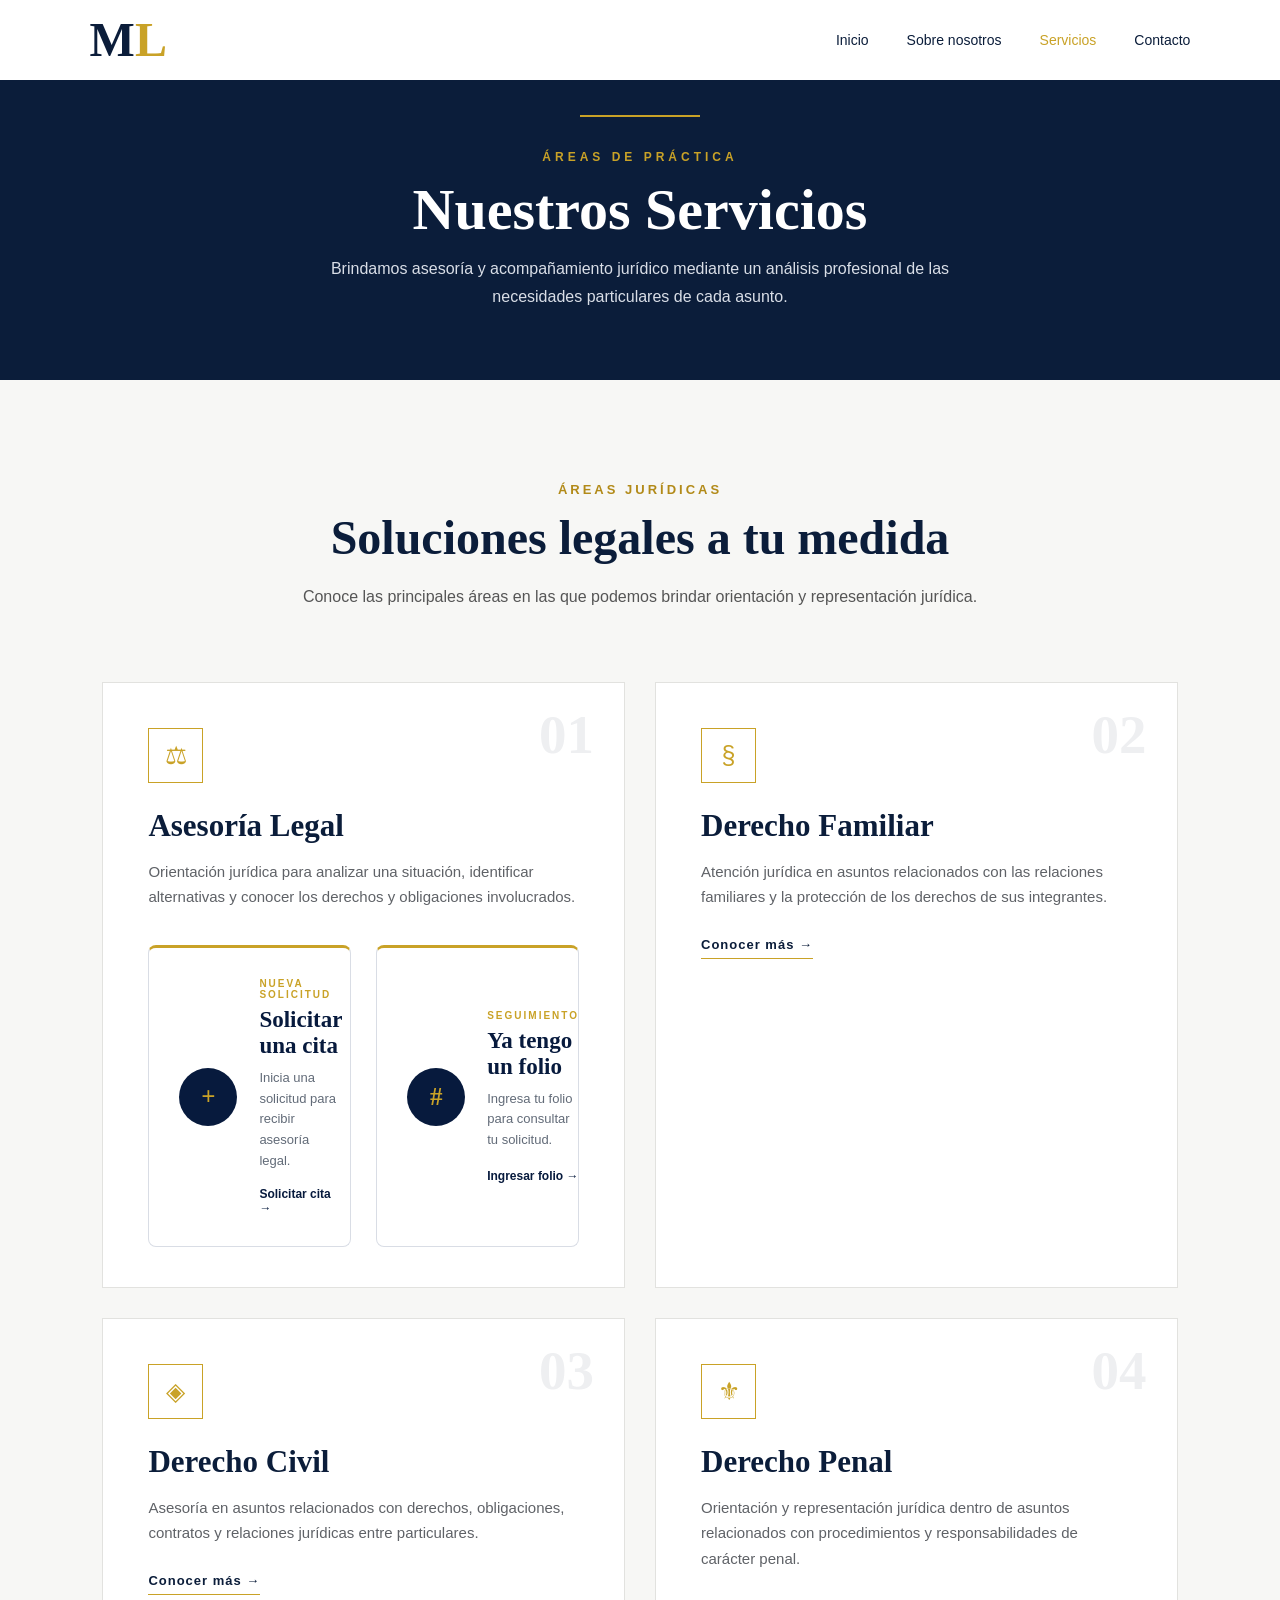
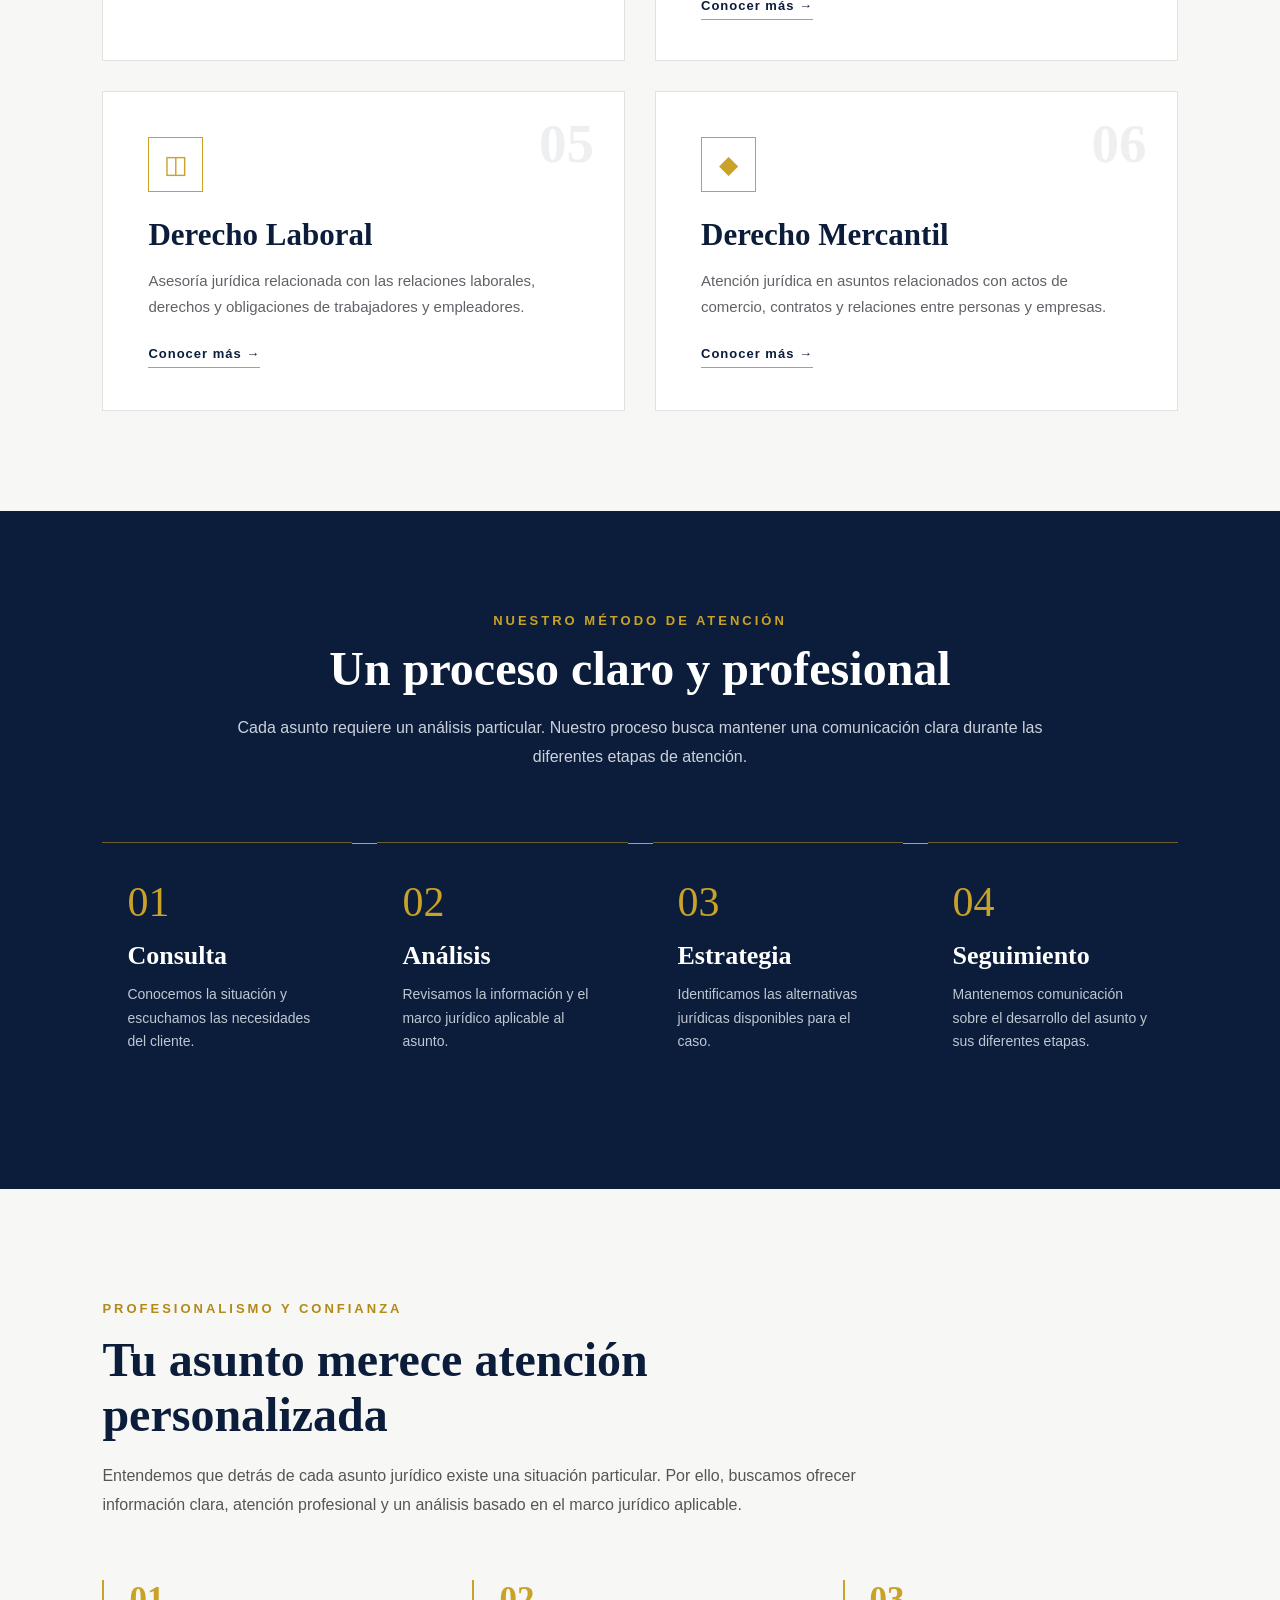
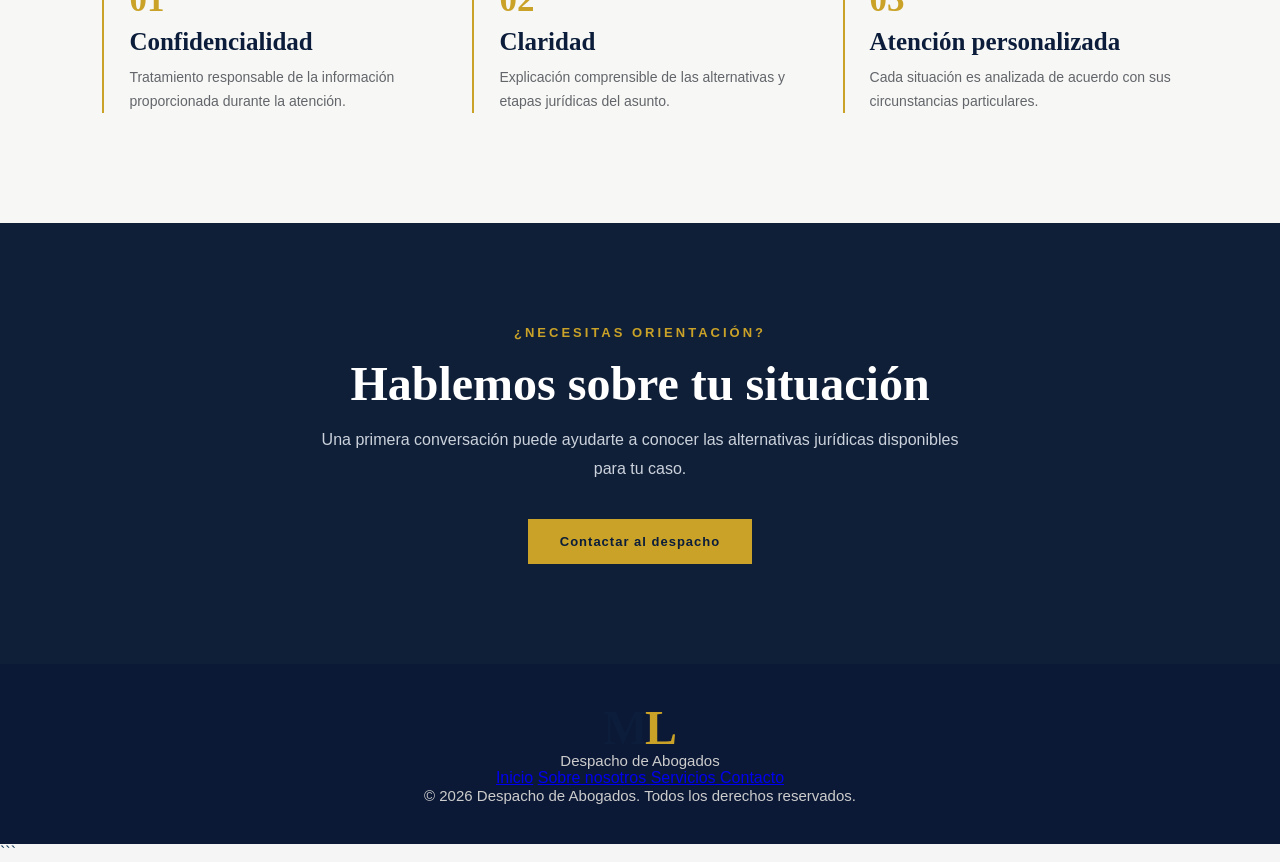
<file: serviciosnuestros.html>
<!DOCTYPE html>
<html lang="es">

<head>

    <meta charset="UTF-8">
    <meta name="viewport" content="width=device-width, initial-scale=1.0">

    <title>Servicios | Despacho de Abogados</title>

   <link rel="stylesheet" href="stylesabogacia.css">
   

   
</head>


<body>


    <!-- ================= ENCABEZADO ================= -->

    <header class="encabezado">

        <div class="logo">

            <span class="logo-m">M</span>
            <span class="logo-l">L</span>

        </div>


        <nav class="navegacion">

            <a href="index.html">Inicio</a>

            <a href="sobrenosotros.html">Sobre nosotros</a>

            <a href="serviciosnuestros.html" class="activo">Servicios</a>

            <a href="contacto.html">Contacto</a>

        </nav>

    </header>



    <!-- ================= PRESENTACIÓN ================= -->

    <main>


        <section class="hero-servicios">

            <div class="hero-contenido">

                <span class="etiqueta">ÁREAS DE PRÁCTICA</span>

                <h1>Nuestros Servicios</h1>

                <p>
                    Brindamos asesoría y acompañamiento jurídico
                    mediante un análisis profesional de las necesidades
                    particulares de cada asunto.
                </p>

            </div>

        </section>



        <!-- ================= SERVICIOS ================= -->

        <section class="servicios">

            <div class="titulo-seccion">

                <span>ÁREAS JURÍDICAS</span>

                <h2>Soluciones legales a tu medida</h2>

                <p>
                    Conoce las principales áreas en las que podemos
                    brindar orientación y representación jurídica.
                </p>

            </div>



            <div class="contenedor-servicios">


                <!-- SERVICIO 1 -->

                <article class="tarjeta-servicio">

                    <div class="numero">01</div>

                    <div class="icono">⚖</div>

                    <h3>Asesoría Legal</h3>

                    <p>
                        Orientación jurídica para analizar una situación,
                        identificar alternativas y conocer los derechos
                        y obligaciones involucrados.
                    </p>
                    <div class="opciones-asesoria"> <a href="cita.html" class="tarjeta-asesoria"> <div class="icono-asesoria"> + </div> <div class="contenido-asesoria"> <span class="etiqueta-asesoria"> NUEVA SOLICITUD </span> <h3> Solicitar una cita </h3> <p> Inicia una solicitud para recibir asesoría legal. </p> <span class="enlace-asesoria"> Solicitar cita → </span> </div> </a> <a href="yatengofolio.html" class="tarjeta-asesoria"> <div class="icono-asesoria"> # </div> <div class="contenido-asesoria"> <span class="etiqueta-asesoria"> SEGUIMIENTO </span> <h3> Ya tengo un folio </h3> <p> Ingresa tu folio para consultar tu solicitud. </p> <span class="enlace-asesoria"> Ingresar folio → </span> </div> </a> </div>
                   </a>

                </article>



                <!-- SERVICIO 2 -->

                <article class="tarjeta-servicio">

                    <div class="numero">02</div>

                    <div class="icono">§</div>

                    <h3>Derecho Familiar</h3>

                    <p>
                        Atención jurídica en asuntos relacionados con
                        las relaciones familiares y la protección de
                        los derechos de sus integrantes.
                    </p>

                    <a href="derecho-familiar.html" class="boton-servicio">
                        Conocer más →
                    </a>

                </article>



                <!-- SERVICIO 3 -->

                <article class="tarjeta-servicio">

                    <div class="numero">03</div>

                    <div class="icono">◈</div>

                    <h3>Derecho Civil</h3>

                    <p>
                        Asesoría en asuntos relacionados con derechos,
                        obligaciones, contratos y relaciones jurídicas
                        entre particulares.
                    </p>

                    <a href="derecho-civil.html" class="boton-servicio">
                        Conocer más →
                    </a>

                </article>



                <!-- SERVICIO 4 -->

                <article class="tarjeta-servicio">

                    <div class="numero">04</div>

                    <div class="icono">⚜</div>

                    <h3>Derecho Penal</h3>

                    <p>
                        Orientación y representación jurídica dentro
                        de asuntos relacionados con procedimientos
                        y responsabilidades de carácter penal.
                    </p>

                    <a href="derecho-penal.html" class="boton-servicio">
                        Conocer más →
                    </a>

                </article>



                <!-- SERVICIO 5 -->

                <article class="tarjeta-servicio">

                    <div class="numero">05</div>

                    <div class="icono">◫</div>

                    <h3>Derecho Laboral</h3>

                    <p>
                        Asesoría jurídica relacionada con las relaciones
                        laborales, derechos y obligaciones de trabajadores
                        y empleadores.
                    </p>

                    <a href="derecho-laboral.html" class="boton-servicio">
                        Conocer más →
                    </a>

                </article>



                <!-- SERVICIO 6 -->

                <article class="tarjeta-servicio">

                    <div class="numero">06</div>

                    <div class="icono">◆</div>

                    <h3>Derecho Mercantil</h3>

                    <p>
                        Atención jurídica en asuntos relacionados con
                        actos de comercio, contratos y relaciones
                        entre personas y empresas.
                    </p>

                    <a href="derecho-mercantil.html" class="boton-servicio">
                        Conocer más →
                    </a>

                </article>


            </div>

        </section>



        <!-- ================= PROCESO ================= -->

        <section class="proceso">

            <div class="titulo-seccion">

                <span>NUESTRO MÉTODO DE ATENCIÓN</span>

                <h2>Un proceso claro y profesional</h2>

                <p>
                    Cada asunto requiere un análisis particular.
                    Nuestro proceso busca mantener una comunicación
                    clara durante las diferentes etapas de atención.
                </p>

            </div>


            <div class="pasos">


                <div class="paso">

                    <span>01</span>

                    <h3>Consulta</h3>

                    <p>
                        Conocemos la situación y escuchamos
                        las necesidades del cliente.
                    </p>

                </div>


                <div class="paso">

                    <span>02</span>

                    <h3>Análisis</h3>

                    <p>
                        Revisamos la información y el marco
                        jurídico aplicable al asunto.
                    </p>

                </div>


                <div class="paso">

                    <span>03</span>

                    <h3>Estrategia</h3>

                    <p>
                        Identificamos las alternativas jurídicas
                        disponibles para el caso.
                    </p>

                </div>


                <div class="paso">

                    <span>04</span>

                    <h3>Seguimiento</h3>

                    <p>
                        Mantenemos comunicación sobre el desarrollo
                        del asunto y sus diferentes etapas.
                    </p>

                </div>


            </div>

        </section>



        <!-- ================= CONFIANZA ================= -->

        <section class="confianza">

            <div class="confianza-contenido">

                <span>PROFESIONALISMO Y CONFIANZA</span>

                <h2>Tu asunto merece atención personalizada</h2>

                <p>
                    Entendemos que detrás de cada asunto jurídico
                    existe una situación particular. Por ello,
                    buscamos ofrecer información clara, atención
                    profesional y un análisis basado en el marco
                    jurídico aplicable.
                </p>


                <div class="principios">


                    <div class="principio">

                        <strong>01</strong>

                        <h3>Confidencialidad</h3>

                        <p>
                            Tratamiento responsable de la información
                            proporcionada durante la atención.
                        </p>

                    </div>


                    <div class="principio">

                        <strong>02</strong>

                        <h3>Claridad</h3>

                        <p>
                            Explicación comprensible de las alternativas
                            y etapas jurídicas del asunto.
                        </p>

                    </div>


                    <div class="principio">

                        <strong>03</strong>

                        <h3>Atención personalizada</h3>

                        <p>
                            Cada situación es analizada de acuerdo
                            con sus circunstancias particulares.
                        </p>

                    </div>


                </div>

            </div>

        </section>



        <!-- ================= CONTACTO ================= -->

        <section class="llamada-contacto">

            <span>¿NECESITAS ORIENTACIÓN?</span>

            <h2>Hablemos sobre tu situación</h2>

            <p>
                Una primera conversación puede ayudarte a conocer
                las alternativas jurídicas disponibles para tu caso.
            </p>

            <a href="contacto.html" class="boton-contacto">
                Contactar al despacho
            </a>

        </section>


    </main>



    <!-- ================= FOOTER ================= -->

    <footer class="footer">

        <div class="footer-contenido">

            <div class="footer-logo">

                <span class="logo-m">M</span>
                <span class="logo-l">L</span>

            </div>


            <p>
                Despacho de Abogados
            </p>


            <div class="footer-enlaces">

                <a href="index.html">Inicio</a>

                <a href="sobrenosotros.html">
                    Sobre nosotros
                </a>

                <a href="servicios.html">
                    Servicios
                </a>

                <a href="contacto.html">
                    Contacto
                </a>

            </div>

        </div>


        <div class="footer-final">

            <p>
                © 2026 Despacho de Abogados. Todos los derechos reservados.
            </p>

        </div>

    </footer>


</body>

</html>
```
</file>
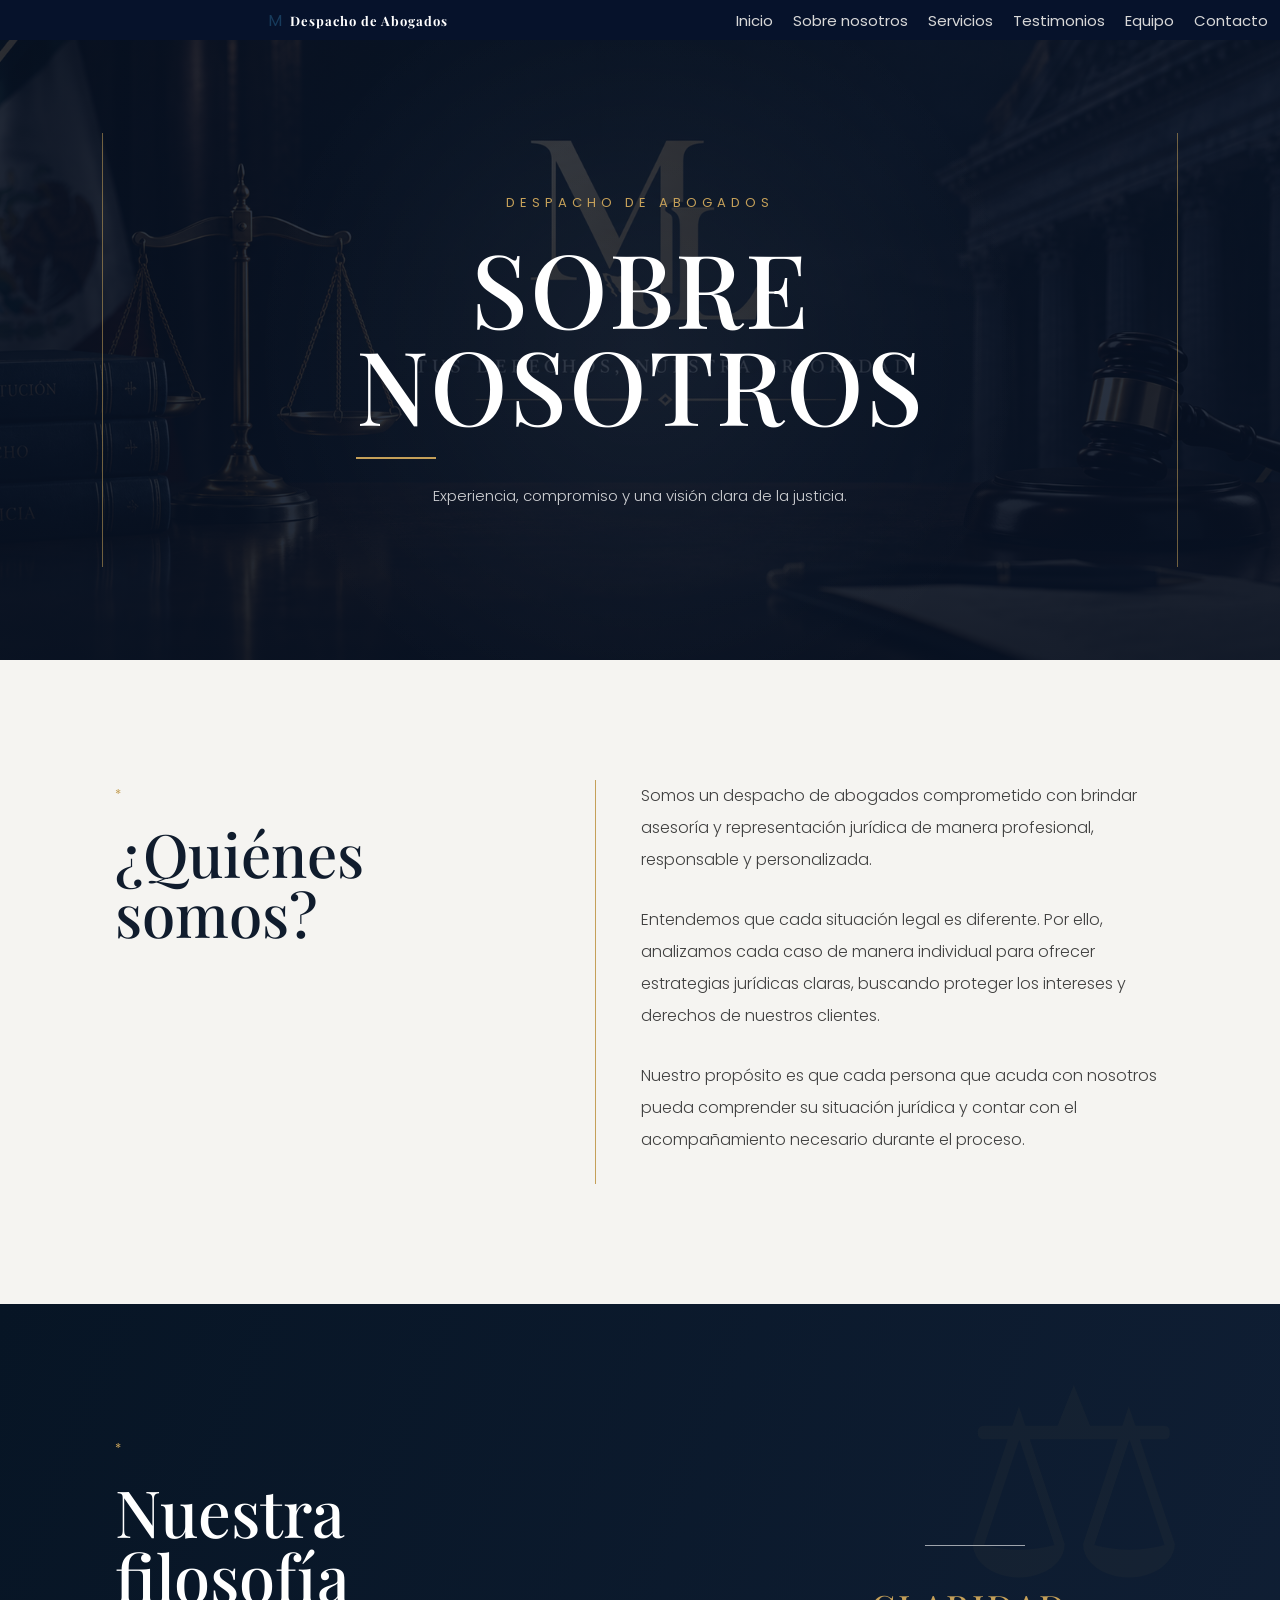
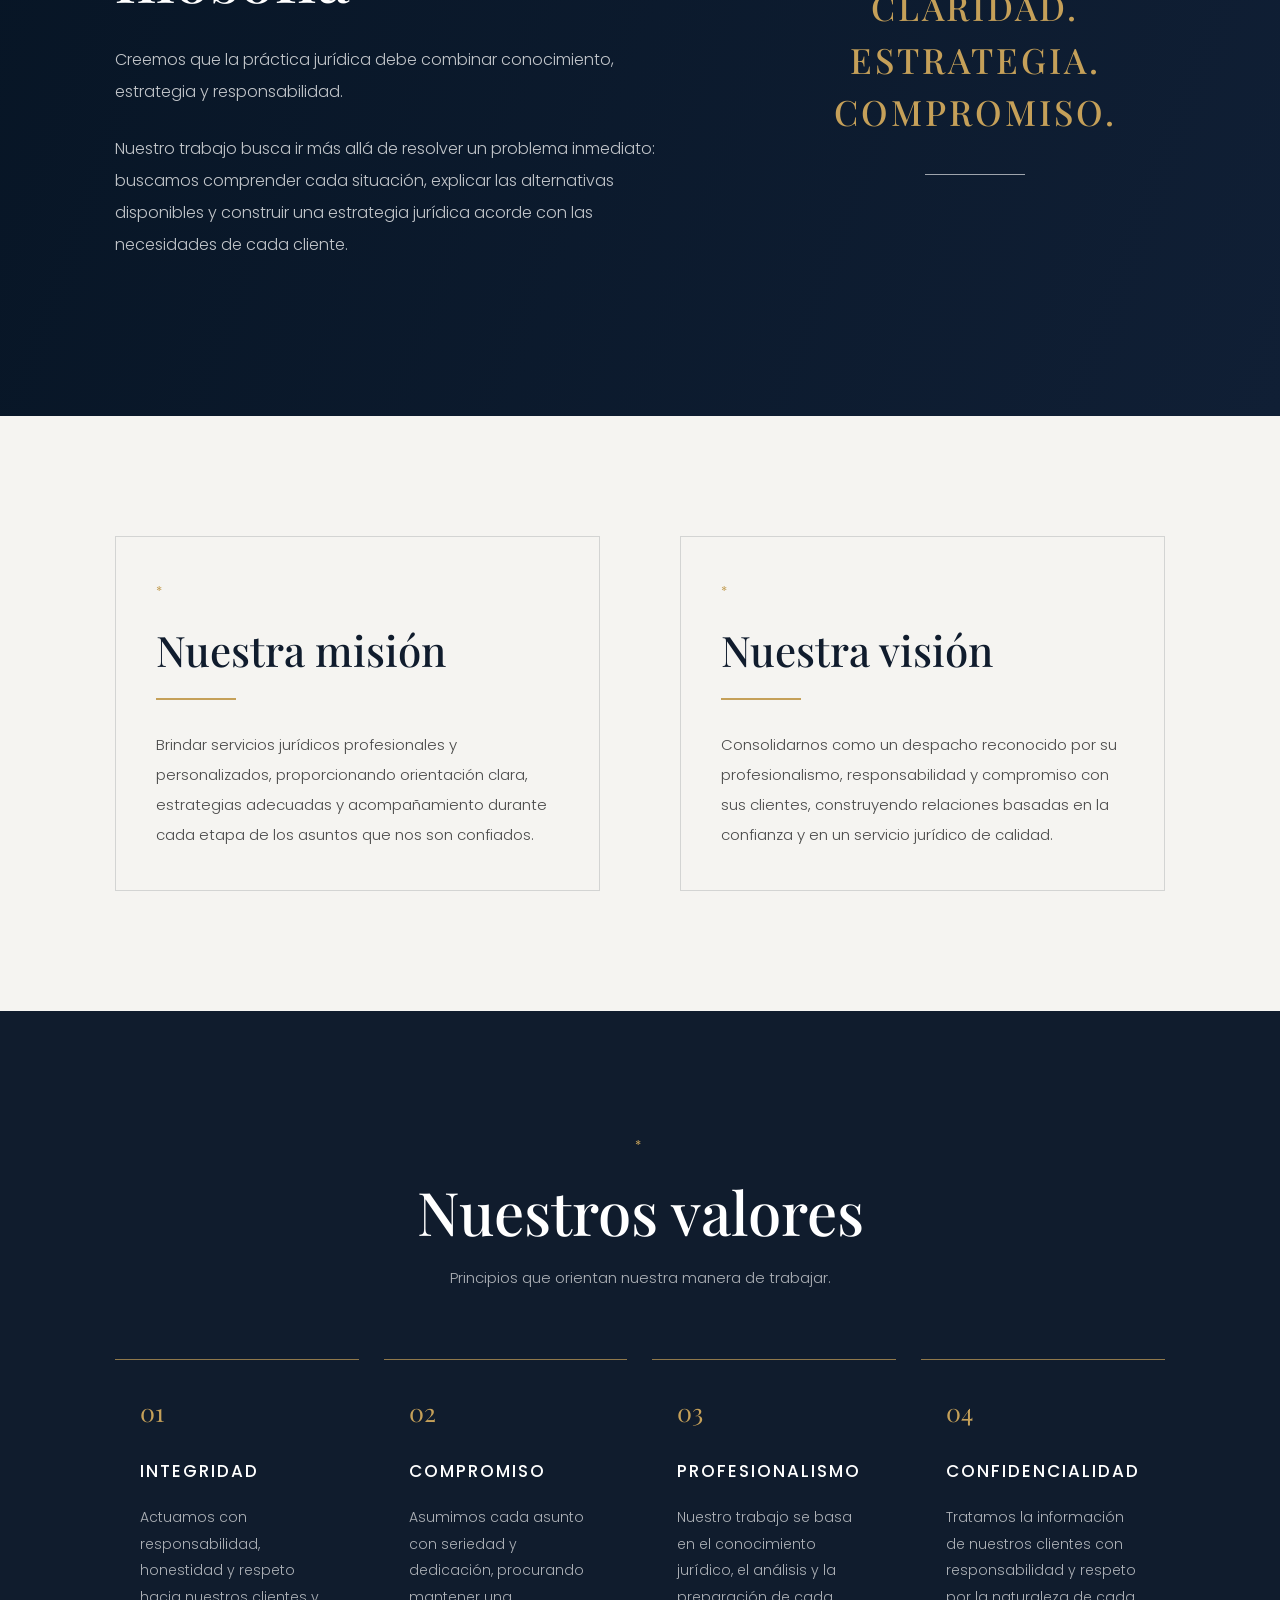
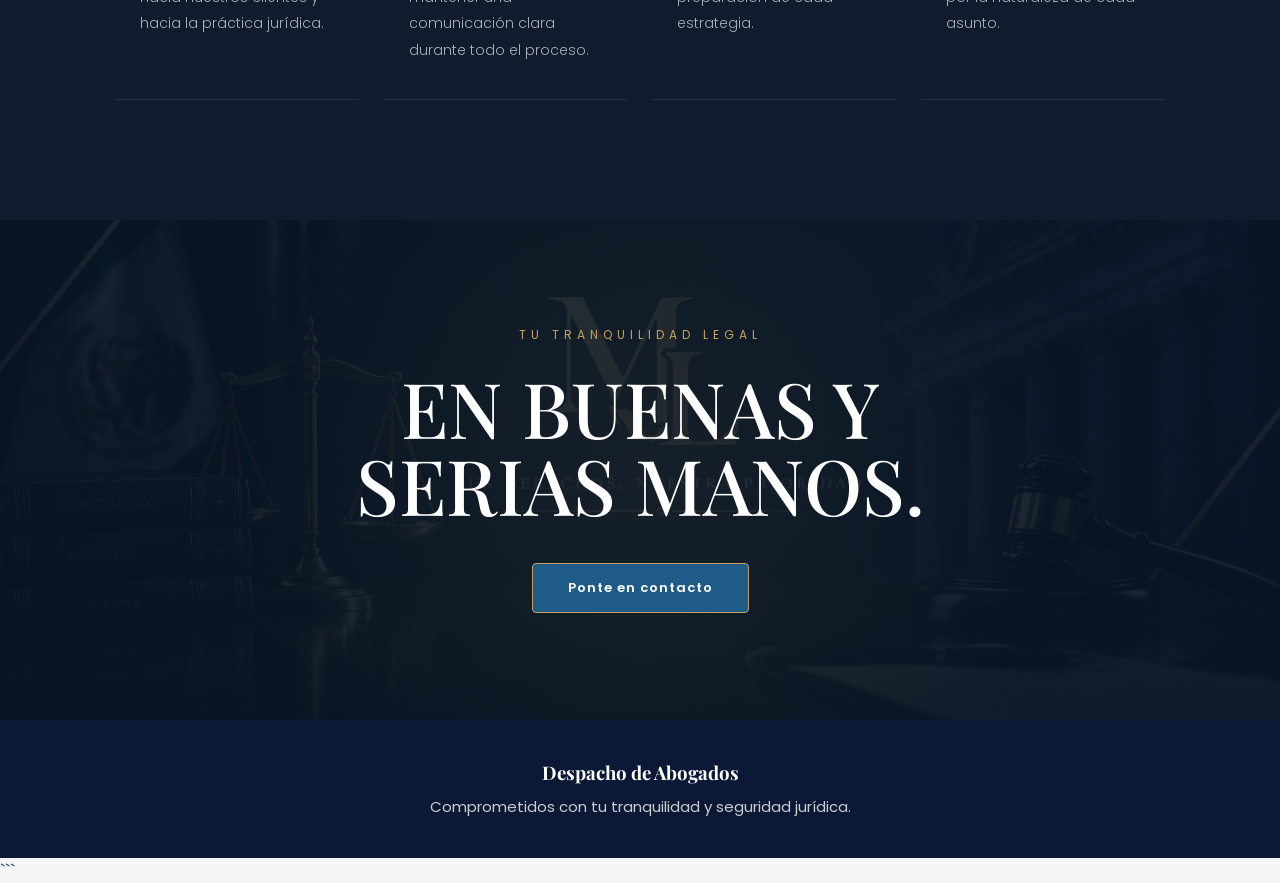
<file: sobrenosotros.html>
<!DOCTYPE html>
<html lang="es">
<head>

    <meta charset="UTF-8">
    <meta name="viewport" content="width=device-width, initial-scale=1.0">

    <title>Sobre Nosotros | Despacho de Abogacia-ML</title>

    <link rel="stylesheet" href="stylesabogacia.css">

    <!-- Fuente -->
    <link rel="preconnect" href="https://fonts.googleapis.com">
    <link rel="preconnect" href="https://fonts.gstatic.com" crossorigin>

    <link href="https://fonts.googleapis.com/css2?family=Playfair+Display:wght@400;500;600;700&family=Poppins:wght@300;400;500&display=swap" rel="stylesheet">

</head>

<body>

    <!-- ================= NAVBAR ================= -->

    <header>

        <nav class="navbar">

            <div class="logo">

                <div class="logo-imagen">
                    M
                </div>

                <h2>Despacho de Abogados</h2>

            </div>


            <ul class="menu">

                <li>
                    <a href="index.html">Inicio</a>
                </li>

                <li>
                    <a href="sobre-nosotros.html" class="activo">
                        Sobre nosotros
                    </a>
                </li>

                <li>
                    <a href="serviciosnuestros.html">
                        Servicios
                    </a>
                </li>

                <li>
                    <a href="index.html#testimonios">
                        Testimonios
                    </a>
                </li>

                <li>
                    <a href="index.html#equipo">
                        Equipo
                    </a>
                </li>

                <li>
                    <a href="contacto.html">
                        Contacto
                    </a>
                </li>

            </ul>

        </nav>

    </header>


    <!-- ================= PORTADA ================= -->

    <section class="sobre-hero">

        <div class="sobre-hero-overlay"></div>

        <div class="sobre-hero-contenido">

            <p class="sobre-etiqueta">
                DESPACHO DE ABOGADOS
            </p>

            <h1>
                SOBRE<br>
                NOSOTROS
            </h1>

            <div class="linea-dorada"></div>

            <p>
                Experiencia, compromiso y una visión clara de la justicia.
            </p>

        </div>

    </section>


    <!-- ================= QUIÉNES SOMOS ================= -->

    <section class="quienes-somos">

        <div class="contenedor sobre-contenedor">

            <div class="sobre-titulo">

                <span>*</span>

                <h2>
                    ¿Quiénes<br>
                    somos?
                </h2>

            </div>


            <div class="sobre-texto">

                <p>
                    Somos un despacho de abogados comprometido con brindar
                    asesoría y representación jurídica de manera profesional,
                    responsable y personalizada.
                </p>

                <p>
                    Entendemos que cada situación legal es diferente. Por ello,
                    analizamos cada caso de manera individual para ofrecer
                    estrategias jurídicas claras, buscando proteger los
                    intereses y derechos de nuestros clientes.
                </p>

                <p>
                    Nuestro propósito es que cada persona que acuda con nosotros
                    pueda comprender su situación jurídica y contar con el
                    acompañamiento necesario durante el proceso.
                </p>

            </div>

        </div>

    </section>


    <!-- ================= NUESTRA FILOSOFÍA ================= -->

    <section class="filosofia">

        <div class="contenedor filosofia-contenedor">

            <div class="filosofia-texto">

                <span>*</span>

                <h2>
                    Nuestra<br>
                    filosofía
                </h2>

                <p>
                    Creemos que la práctica jurídica debe combinar conocimiento,
                    estrategia y responsabilidad.
                </p>

                <p>
                    Nuestro trabajo busca ir más allá de resolver un problema
                    inmediato: buscamos comprender cada situación, explicar las
                    alternativas disponibles y construir una estrategia jurídica
                    acorde con las necesidades de cada cliente.
                </p>

            </div>


            <div class="filosofia-frase">

                <div class="linea-blanca"></div>

                <h3>
                    CLARIDAD.<br>
                    ESTRATEGIA.<br>
                    COMPROMISO.
                </h3>

                <div class="linea-blanca"></div>

            </div>

        </div>

    </section>


    <!-- ================= MISIÓN Y VISIÓN ================= -->

    <section class="mision-vision">

        <div class="contenedor mv-contenedor">


            <div class="mv-bloque">

                <span>*</span>

                <h2>
                    Nuestra misión
                </h2>

                <div class="linea-dorada"></div>

                <p>
                    Brindar servicios jurídicos profesionales y personalizados,
                    proporcionando orientación clara, estrategias adecuadas y
                    acompañamiento durante cada etapa de los asuntos que nos son
                    confiados.
                </p>

            </div>


            <div class="mv-bloque">

                <span>*</span>

                <h2>
                    Nuestra visión
                </h2>

                <div class="linea-dorada"></div>

                <p>
                    Consolidarnos como un despacho reconocido por su
                    profesionalismo, responsabilidad y compromiso con sus
                    clientes, construyendo relaciones basadas en la confianza
                    y en un servicio jurídico de calidad.
                </p>

            </div>


        </div>

    </section>


    <!-- ================= VALORES ================= -->

    <section class="valores">

        <div class="contenedor">

            <div class="valores-encabezado">

                <span>*</span>

                <h2>
                    Nuestros valores
                </h2>

                <p>
                    Principios que orientan nuestra manera de trabajar.
                </p>

            </div>


            <div class="valores-grid">


                <div class="valor">

                    <div class="valor-numero">
                        01
                    </div>

                    <h3>
                        INTEGRIDAD
                    </h3>

                    <p>
                        Actuamos con responsabilidad, honestidad y respeto
                        hacia nuestros clientes y hacia la práctica jurídica.
                    </p>

                </div>


                <div class="valor">

                    <div class="valor-numero">
                        02
                    </div>

                    <h3>
                        COMPROMISO
                    </h3>

                    <p>
                        Asumimos cada asunto con seriedad y dedicación,
                        procurando mantener una comunicación clara durante
                        todo el proceso.
                    </p>

                </div>


                <div class="valor">

                    <div class="valor-numero">
                        03
                    </div>

                    <h3>
                        PROFESIONALISMO
                    </h3>

                    <p>
                        Nuestro trabajo se basa en el conocimiento jurídico,
                        el análisis y la preparación de cada estrategia.
                    </p>

                </div>


                <div class="valor">

                    <div class="valor-numero">
                        04
                    </div>

                    <h3>
                        CONFIDENCIALIDAD
                    </h3>

                    <p>
                        Tratamos la información de nuestros clientes con
                        responsabilidad y respeto por la naturaleza de cada
                        asunto.
                    </p>

                </div>


            </div>

        </div>

    </section>


    <!-- ================= CIERRE ================= -->

    <section class="sobre-cierre">

        <div class="sobre-cierre-overlay"></div>

        <div class="sobre-cierre-contenido">

            <p>
                TU TRANQUILIDAD LEGAL
            </p>

            <h2>
                EN BUENAS Y<br>
                SERIAS MANOS.
            </h2>

            <a href="index.html#contacto" class="boton-contacto-final">
                Ponte en contacto
            </a>

        </div>

    </section>


    <!-- ================= FOOTER ================= -->

    <footer>

        <h3>
            Despacho de Abogados
        </h3>

        <p>
            Comprometidos con tu tranquilidad y seguridad jurídica.
        </p>

    </footer>

</body>
</html>
```
</file>
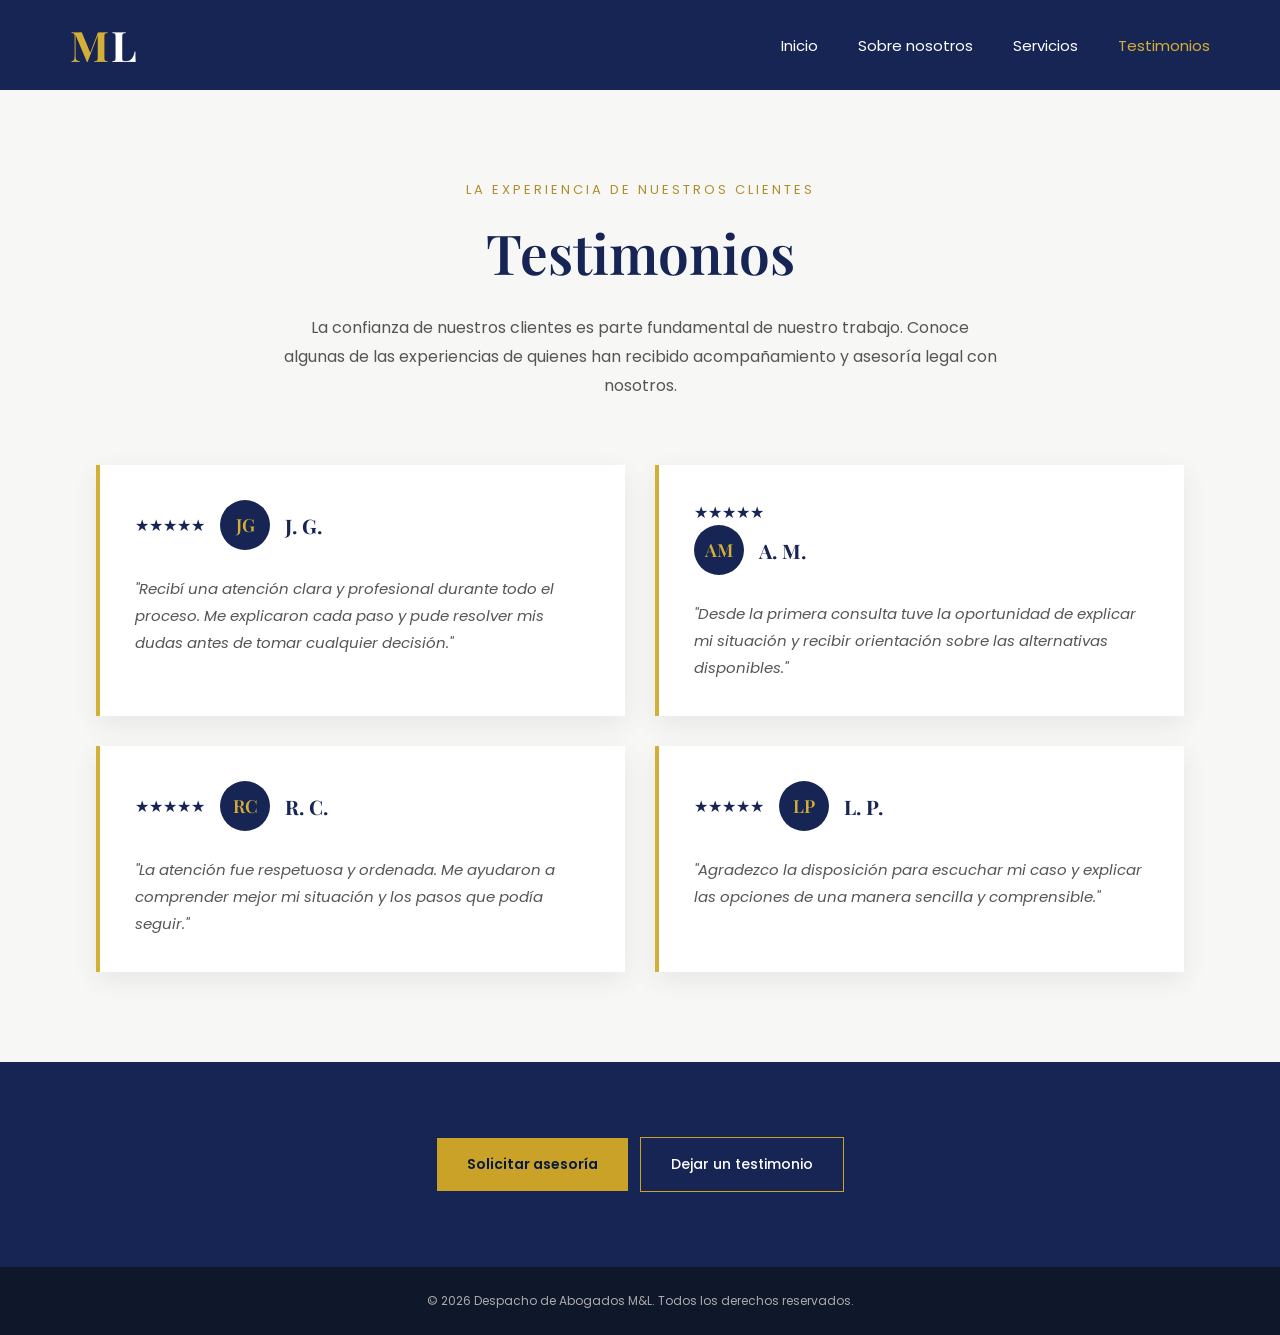
<file: testimonios.html>
<!DOCTYPE html>
<html lang="es">

<head>

    <meta charset="UTF-8">
    <meta name="viewport" content="width=device-width, initial-scale=1.0">

    <title>Testimonios | Despacho de Abogados</title>

    <link rel="stylesheet" href="testimonios.css">

    <!-- Fuente -->
    <link rel="preconnect" href="https://fonts.googleapis.com">
    <link rel="preconnect" href="https://fonts.gstatic.com" crossorigin>
    <link href="https://fonts.googleapis.com/css2?family=Playfair+Display:wght@500;600;700&family=Poppins:wght@300;400;500;600&display=swap" rel="stylesheet">

</head>

<script>

document.addEventListener("DOMContentLoaded", function () {

    const abrirTestimonio =
        document.getElementById("abrirTestimonio");

    const cerrarTestimonio =
        document.getElementById("cerrarTestimonio");

    const terminosTestimonio =
        document.getElementById("terminosTestimonio");

    const continuarTestimonio =
        document.getElementById("continuarTestimonio");

    const aceptarTerminos =
        document.getElementById("aceptarTerminos");


    // ========================================
    // ABRIR TÉRMINOS
    // ========================================

    abrirTestimonio.addEventListener("click", function () {

        terminosTestimonio.classList.add("mostrar");

        document.body.style.overflow = "hidden";

    });


    // ========================================
    // CERRAR TÉRMINOS
    // ========================================

    cerrarTestimonio.addEventListener("click", function () {

        terminosTestimonio.classList.remove("mostrar");

        document.body.style.overflow = "";

    });


    // ========================================
    // CONTINUAR
    // ========================================

    continuarTestimonio.addEventListener("click", function () {

        if (!aceptarTerminos.checked) {

            alert(
                "Debes leer y aceptar los términos antes de continuar."
            );

            return;

        }


        /*
         * Por ahora solamente mostramos un aviso.
         * En el siguiente paso agregaremos la
         * verificación mediante folio.
         */

        alert(
            "Términos aceptados. Ahora continuaremos con la verificación de tu folio."
        );

    });

});

</script>

<body>

    <!-- ================= ENCABEZADO ================= -->

    <header class="encabezado">

        <div class="logo">

            <span class="logo-m">M</span>
            <span class="logo-l">L</span>

        </div>

        <nav class="navegacion">

            <a href="index.html">Inicio</a>

            <a href="sobrenosotros.html">Sobre nosotros</a>

            <a href="serviciosnuestros.html">Servicios</a>

            <a href="testimonios.html" class="activo">Testimonios</a>

        </nav>

    </header>


    <!-- ================= PRESENTACIÓN ================= -->

    <main>

        <section class="presentacion-testimonios">

            <p class="subtitulo">LA EXPERIENCIA DE NUESTROS CLIENTES</p>

            <h1>Testimonios</h1>

            <p class="descripcion">

                La confianza de nuestros clientes es parte fundamental
                de nuestro trabajo. Conoce algunas de las experiencias
                de quienes han recibido acompañamiento y asesoría legal
                con nosotros.

            </p>

        </section>


        <!-- ================= TESTIMONIOS ================= -->

        <section class="seccion-testimonios">

            <div class="testimonio">

                <div class="cliente">
                    <div class="estrellas">
    ★★★★★
</div>

                    <div class="iniciales">JG</div>

                    <div>

                        <h2>J. G.</h2>

                        

                    </div>

                </div>

                <p class="texto-testimonio">

                    "Recibí una atención clara y profesional durante todo
                    el proceso. Me explicaron cada paso y pude resolver
                    mis dudas antes de tomar cualquier decisión."

                </p>

            </div>


            <div class="testimonio">
                <div class="estrellas">
    ★★★★★
</div>

                <div class="cliente">

                    <div class="iniciales">AM</div>

                    <div>

                        <h2>A. M.</h2>

                        

                    </div>

                </div>

                <p class="texto-testimonio">

                    "Desde la primera consulta tuve la oportunidad de
                    explicar mi situación y recibir orientación sobre
                    las alternativas disponibles."

                </p>

            </div>


            <div class="testimonio">

                <div class="cliente">
                    <div class="estrellas">
    ★★★★★
</div>

                    <div class="iniciales">RC</div>

                    <div>

                        <h2>R. C.</h2>

                        

                    </div>

                </div>

                <p class="texto-testimonio">

                    "La atención fue respetuosa y ordenada. Me ayudaron
                    a comprender mejor mi situación y los pasos que
                    podía seguir."

                </p>

            </div>


            <div class="testimonio">

                <div class="cliente">
                    <div class="estrellas">
    ★★★★★
</div>

                    <div class="iniciales">LP</div>

                    <div>

                        <h2>L. P.</h2>

                        

                    </div>

                </div>

                <p class="texto-testimonio">

                    "Agradezco la disposición para escuchar mi caso y
                    explicar las opciones de una manera sencilla y
                    comprensible."

                </p>

            </div>

        </section>


        <!-- ================= CIERRE ================= -->

        <section class="llamada-accion">

           <div class="botones-cierre">

    <a href="serviciosnuestros.html" class="boton-asesoria">
        Solicitar asesoría
    </a>

    <button type="button" class="boton-testimonio" id="abrirTestimonio">
        Dejar un testimonio
    </button>

</div>
        </section>

        <!-- ================= TÉRMINOS PARA TESTIMONIO ================= -->

<section class="terminos-testimonio" id="terminosTestimonio">

    <div class="tarjeta-terminos">

        <p class="subtitulo">
            <h1>Términos y condiciones para el envío y publicación de testimonios</h1>
        </p>

        <h2>
            Antes de continuar
        </h2>

        <p>
            Para enviar un testimonio será necesario verificar
            que la persona haya recibido atención o asesoría
            por parte del despacho mediante su folio de solicitud.
        </p>

        <p>
            Términos y condiciones para el envío y publicación de testimonios<br>

Al enviar un testimonio, la persona usuaria declara que la información proporcionada corresponde a su propia experiencia y que cuenta con autorización para compartirla.<br>

1. Verificación del usuario
Para enviar un testimonio será necesario proporcionar y verificar el folio correspondiente a una solicitud o atención registrada ante el despacho. La verificación tiene como finalidad confirmar que el testimonio proviene de una persona relacionada con el servicio señalado y evitar publicaciones fraudulentas.<br>

2. Autorización de publicación
El envío de un testimonio no implica su publicación automática. El despacho podrá revisar previamente el contenido y decidir si cumple con los presentes términos.

La publicación requerirá autorización expresa de la persona usuaria. Esta autorización se limita a la publicación del testimonio en los medios digitales oficiales del despacho, conforme a la opción de identidad seleccionada por la persona usuaria.<br>

3. Forma de identificación
La persona usuaria podrá elegir entre:<br>

Publicar utilizando únicamente sus iniciales.<br>
Publicar de forma anónima.<br><br>

El despacho no publicará el nombre completo de la persona como parte del testimonio cuando ésta haya elegido utilizar iniciales o permanecer anónima.<br>

4. Revisión del contenido
El despacho podrá rechazar, retirar o solicitar modificaciones a testimonios que contengan información falsa, ofensiva, ilegal, datos personales de terceros, información confidencial, contenido que pueda afectar derechos de otras personas o cualquier material que no sea apropiado para su publicación.

La revisión podrá incluir correcciones de ortografía, redacción y formato, procurando no alterar el sentido de la experiencia expresada por la persona usuaria.<br>

5. Información confidencial
La persona usuaria se compromete a no incluir en su testimonio información confidencial de su propio expediente, datos personales de terceros, documentos, números de identificación, domicilios, teléfonos, información médica, información financiera o cualquier otro dato cuya publicación pueda afectar derechos de terceros.<br>

6. Retiro del testimonio
La persona que haya autorizado la publicación podrá solicitar posteriormente el retiro de su testimonio mediante los medios de contacto establecidos por el despacho. La solicitud será atendida conforme a la legislación aplicable y a las condiciones del aviso de privacidad.<br>

7. Protección de datos personales
Los datos personales proporcionados durante el proceso de verificación y envío serán tratados únicamente para las finalidades informadas por el despacho y conforme a su Aviso de Privacidad. La persona titular podrá ejercer los derechos que le correspondan respecto de sus datos personales conforme a la legislación aplicable.<br>

8. Publicación
El envío de un testimonio no garantiza su publicación. El despacho podrá determinar que un testimonio no sea publicado cuando no cumpla con estos términos o cuando existan razones relacionadas con la protección de la privacidad, seguridad, derechos de terceros o integridad del sitio.
<br>
9. Responsabilidad sobre el contenido
La persona usuaria será responsable de que el contenido que proporcione sea veraz respecto de su propia experiencia y de contar con los derechos o autorizaciones necesarios para incluir cualquier información de terceros.
<br>
10. Personas menores de edad
Cuando resulte legalmente necesario, el envío y publicación de testimonios de personas menores de edad deberá contar con la autorización de quien ejerza legalmente la patria potestad o tutela.
<br>
11. Aceptación
Al marcar la casilla de aceptación y continuar con el proceso, la persona usuaria manifiesta que ha leído estos términos, comprende su contenido y autoriza, de manera expresa, el tratamiento y publicación de su testimonio en los términos seleccionados.
        </p>

        <p>
            Podrás elegir cómo deseas aparecer en la publicación:
        </p>

        <div class="opciones-identidad">

            <label>
                <input type="radio" name="identidadTestimonio" value="iniciales" checked>
                Publicar con mis iniciales
            </label>

            <label>
                <input type="radio" name="identidadTestimonio" value="anonimo">
                Prefiero aparecer como anónimo
            </label>

        </div>

        <label class="aceptar-terminos">

            <input type="checkbox" id="aceptarTerminos">

            <span>
                He leído y acepto los términos anteriores y
                autorizo la publicación de mi testimonio.
            </span>

        </label>

        <div class="acciones-terminos">

            <button type="button" id="continuarTestimonio">
                Continuar
            </button>

            <button type="button" id="cerrarTestimonio">
                Cancelar
            </button>

        </div>

    </div>

</section>

    </main>


    <!-- ================= FOOTER ================= -->

    <footer class="pie-pagina">

        <p>© 2026 Despacho de Abogados M&L. Todos los derechos reservados.</p>

    </footer>


</body>

</html>
</file>
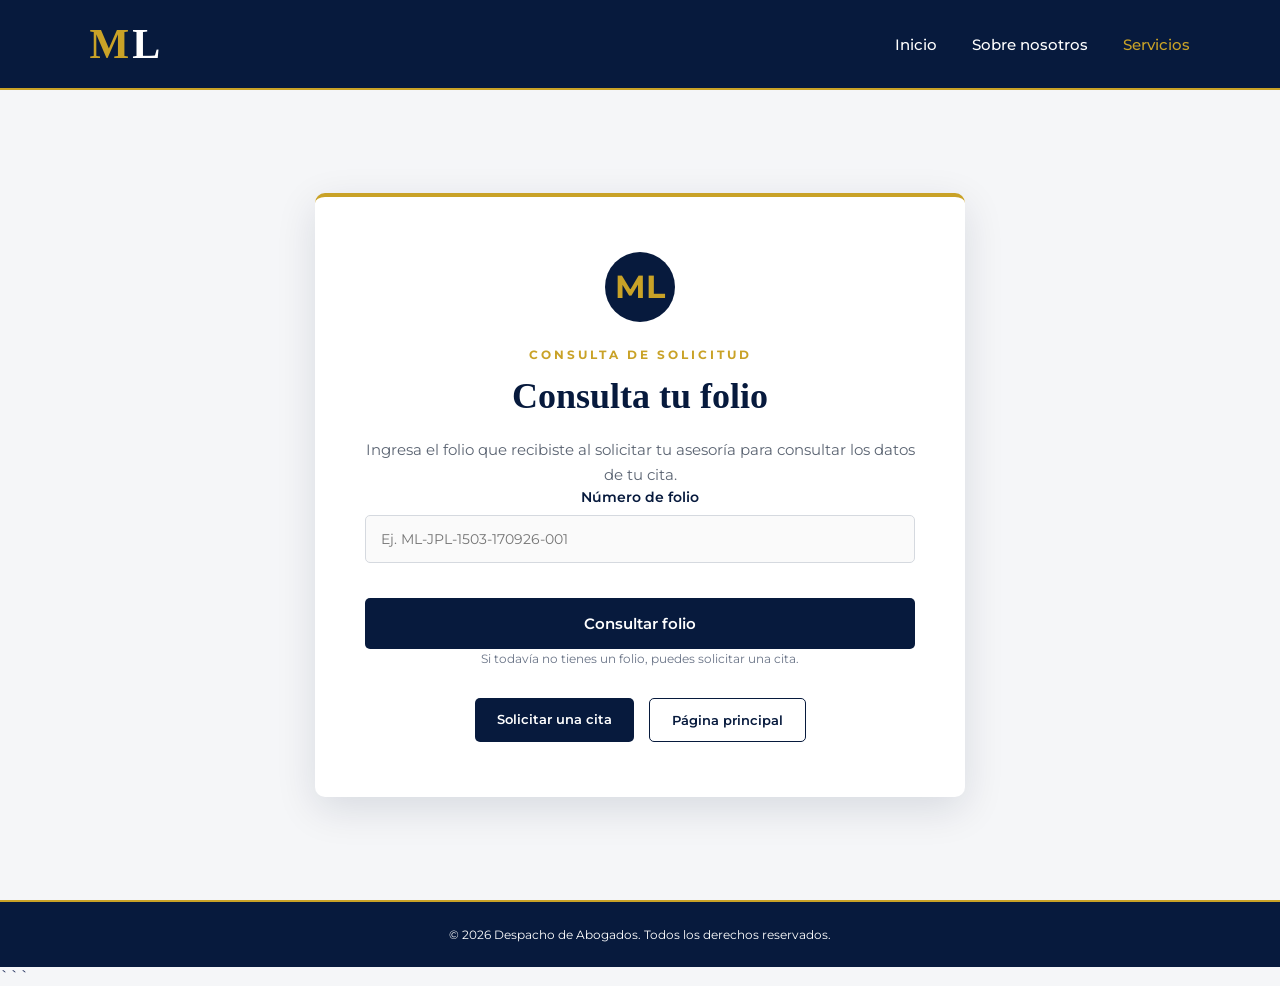
<file: yatengofolio.html>
<!DOCTYPE html>
<html lang="es">

<head>

    <meta charset="UTF-8">

    <meta name="viewport" content="width=device-width, initial-scale=1.0">

    <title>Consultar Folio</title>

    <link rel="stylesheet" href="stylecita.css">

    <link rel="preconnect" href="https://fonts.googleapis.com">

    <link rel="preconnect" href="https://fonts.gstatic.com" crossorigin>

    <link
        href="https://fonts.googleapis.com/css2?family=Montserrat:wght@400;500;600;700&display=swap"
        rel="stylesheet"
    >

</head>


<body>


<header class="encabezado">

    <div class="logo">

        <span class="logo-m">M</span>

        <span class="logo-l">L</span>

    </div>


    <nav class="navegacion">

        <a href="index.html">
            Inicio
        </a>

        <a href="sobrenosotros.html">
            Sobre nosotros
        </a>

        <a href="serviciosnuestros.html" class="activo">
            Servicios
        </a>

    </nav>

</header>



<main class="pagina-folio">


    <section class="tarjeta-folio">


        <div class="icono-folio">
            ML
        </div>


        <p class="subtitulo-folio">
            CONSULTA DE SOLICITUD
        </p>


        <h1>
            Consulta tu folio
        </h1>


        <p class="mensaje-folio">
            Ingresa el folio que recibiste al solicitar tu
            asesoría para consultar los datos de tu cita.
        </p>



        <!-- FORMULARIO DE FOLIO -->

        <form id="formularioFolio">


            <div class="campo-formulario">

                <label for="folio">
                    Número de folio
                </label>

                <input
                    type="text"
                    id="folio"
                    name="folio"
                    placeholder="Ej. ML-JPL-1503-170926-001"
                    required
                    autocomplete="off"
                >

            </div>


            <div class="boton-formulario">

                <button type="submit">
                    Consultar folio
                </button>

            </div>


        </form>



        <!-- RESULTADO -->

        <div
            id="resultadoFolio"
            class="resultado-folio"
            style="display:none;"
        >


            <div class="contenedor-numero-folio">

                <span>
                    FOLIO
                </span>

                <strong id="folioResultado">
                    -
                </strong>

            </div>



            <div class="datos-cita-folio">


                <div class="dato-cita">

                    <span>
                        SOLICITANTE
                    </span>

                    <strong id="resultadoNombre">
                        -
                    </strong>

                </div>



                <div class="dato-cita">

                    <span>
                        FECHA DE LA CITA
                    </span>

                    <strong id="resultadoFecha">
                        -
                    </strong>

                </div>



                <div class="dato-cita">

                    <span>
                        HORA DE LA CITA
                    </span>

                    <strong id="resultadoHora">
                        -
                    </strong>

                </div>


            </div>


        </div>



        <!-- MENSAJE DE ERROR -->

        <p
            id="mensajeErrorFolio"
            class="mensaje-error-folio"
            style="display:none;"
        >
            El folio no fue encontrado.
        </p>



        <p class="aviso-folio">

            Si todavía no tienes un folio,
            puedes solicitar una cita.

        </p>



        <div class="acciones-folio">


            <a
                href="cita.html"
                class="boton-folio principal"
            >
                Solicitar una cita
            </a>


            <a
                href="index.html"
                class="boton-folio secundario"
            >
                Página principal
            </a>


        </div>


    </section>


</main>



<footer class="pie-pagina">

    <p>
        © 2026 Despacho de Abogados.
        Todos los derechos reservados.
    </p>

</footer>



<script>


// ========================================
// FORMULARIO DE CONSULTA
// ========================================

document
.getElementById("formularioFolio")
.addEventListener("submit", function(event) {

    event.preventDefault();


    // ========================================
    // OBTENER FOLIO INGRESADO
    // ========================================

    const folioIngresado =
        document
        .getElementById("folio")
        .value
        .trim()
        .toUpperCase();


    // ========================================
    // OBTENER FOLIO GUARDADO
    // ========================================

    const folioGuardado =
        localStorage.getItem("folioActual");


    // ========================================
    // ELEMENTOS
    // ========================================

    const resultado =
        document.getElementById("resultadoFolio");

    const error =
        document.getElementById("mensajeErrorFolio");


    // ========================================
    // OCULTAR MENSAJES
    // ========================================

    resultado.style.display = "none";

    error.style.display = "none";


    // ========================================
    // COMPROBAR FOLIO
    // ========================================

    if (
        folioGuardado &&
        folioIngresado === folioGuardado.toUpperCase()
    ) {


        // ------------------------------------
        // OBTENER DATOS
        // ------------------------------------

        const nombre =
            localStorage.getItem("nombreCita");

        const fecha =
            localStorage.getItem("fechaCita");

        const hora =
            localStorage.getItem("horaCita");


        // ------------------------------------
        // MOSTRAR FOLIO
        // ------------------------------------

        document
        .getElementById("folioResultado")
        .textContent =
            folioGuardado;


        // ------------------------------------
        // MOSTRAR NOMBRE
        // ------------------------------------

        document
        .getElementById("resultadoNombre")
        .textContent =
            nombre || "No disponible";


        // ------------------------------------
        // FORMATEAR FECHA
        // ------------------------------------

        if (fecha) {

            const partes =
                fecha.split("-");


            const año =
                partes[0];

            const mes =
                parseInt(partes[1]);

            const dia =
                parseInt(partes[2]);


            const meses = [

                "enero",
                "febrero",
                "marzo",
                "abril",
                "mayo",
                "junio",
                "julio",
                "agosto",
                "septiembre",
                "octubre",
                "noviembre",
                "diciembre"

            ];


            document
            .getElementById("resultadoFecha")
            .textContent =
                `${dia} de ${meses[mes - 1]} de ${año}`;

        }


        // ------------------------------------
        // FORMATEAR HORA
        // ------------------------------------

        if (hora) {

            const partesHora =
                hora.split(":");


            let horas =
                parseInt(partesHora[0]);

            const minutos =
                partesHora[1];


            const periodo =
                horas >= 12 ? "PM" : "AM";


            if (horas === 0) {

                horas = 12;

            }
            else if (horas > 12) {

                horas -= 12;

            }


            document
            .getElementById("resultadoHora")
            .textContent =
                `${horas}:${minutos} ${periodo}`;

        }


        // ------------------------------------
        // MOSTRAR RESULTADO
        // ------------------------------------

        resultado.style.display = "block";


    }
    else {


        // ====================================
        // FOLIO NO ENCONTRADO
        // ====================================

        error.style.display = "block";

    }

});


</script>


</body>

</html>
```
</file>
<file: stylesabogacia.css>
/* =========================================
   CONFIGURACIÓN GENERAL
========================================= */

:root {
    --azul-marino: #0B1F33;
    --azul-profundo: #102A43;
    --azul-medio: #1E4B6D;

    --dorado: #B89B5E;
    --dorado-claro: #D4AF6A;

    --blanco: #FFFFFF;
    --blanco-suave: #F5F5F3;

    --gris-claro: #E9E9E7;
    --gris-texto: #4A4A4A;

    --negro: #111111;
}

*{
    margin: 0;
    padding: 0;
    box-sizing: border-box;
}


html{
    scroll-behavior: smooth;
}


body{
    font-family: 'Poppins', sans-serif;
    background-color: #f5f5f5;
    color: #173b5c;
}


h1,
h2,
h3{
    font-family: 'Playfair Display', serif;
}


/* =========================================
   NAVBAR
========================================= */

header{
    width: 120%;
    
    background-color: #06122b;

}


.navbar{
    width: 900%;
    max-width: 1000px;

    margin: auto;

    height: 40px;

    display: flex;
    align-items: center;
    justify-content: space-between;
}


/* LOGO */

.logo{
    display: flex;
    align-items: center;
    gap: 8px;
}


.logo-cuadro{
    width: 38px;
    height: 38px;

    background-color: #eeeeee;

    display: flex;
    justify-content: center;
    align-items: center;

    font-family: 'Playfair Display', serif;
    font-size: 25px;
    font-weight: bold;

    color: #b89b56;

    border: 1px solid #c7c7c7;
}


.logo h2{
    color: white;

    font-size: 13px;

    letter-spacing: 1px;
}


/* MENÚ */

.menu{
    display: flex;
    list-style: none;
    gap: 20px;
}


.menu li a{
    text-decoration: none;

    color: #d8d8d8;

    font-size: 15px;

    transition: 0.3s;
}


.menu li a:hover{
    color: #1d5c88;
}


/* =========================================
   PORTADA
========================================= */

.hero{
    position: relative;

    height: 155px;

    background-image: url("imagenes/fondo.jpg");

    background-size: cover;
    background-position: center;

    display: flex;
    align-items: center;
}


.hero-overlay{
    position: absolute;

    top: 0;
    left: 0;

    width: 100%;
    height: 100%;

    background-color: rgba(0, 0, 0, 0.70);
}


.hero-contenido{
    position: relative;

    width: 100%;
    max-width: 900px;

    margin: auto;
}


.hero h1{

    color: white;

    font-size: 38px;

    letter-spacing: 1px;

    font-weight: 600;

    text-shadow: 1px 1px 4px black;
}


/* =========================================
   PRESENTACIÓN
========================================= */

.presentacion{

    background-color: #f3f3f5;

    padding-top: 75px;
    padding-bottom: 50px;

    min-height: 480px;
}


.contenedor{

    width: 100%;
    max-width: 1050px;

    margin: auto;
}


/* FILA SUPERIOR */

.fila-superior{

    display: grid;

    grid-template-columns: 1fr 1fr;

    gap: 80px;

    align-items: start;
}


/* TÍTULO */

.titulo-presentacion h2{

    font-size: 40px;

    line-height: 1.25;

    color: #244968;

    font-weight: 600;
}


/* DESCRIPCIÓN */

.descripcion-presentacion{

    padding-top: 2px;
}


.descripcion-presentacion p{

    font-size: 19px;

    line-height: 1.7;

    color: #3e4d59;

    margin-bottom: 10px;
}


/* BOTÓN */

.boton{

    display: inline-block;

    margin-top: 10px;

    padding: 10px 24px;

    background-color: #1e4b6d;

    color: white;

    text-decoration: none;

    font-size: 14px;

    font-weight: 500;

    border-radius: 2px;

    transition: 0.3s;
}


.boton:hover{

    background-color: #12334d;

    transform: translateY(-2px);
}
/* CONTENIDO DEL ACORDEÓN */

.acordeon-contenido{

    max-height: 0;

    overflow: hidden;

    opacity: 0;

    padding: 0 8px;

    transition: 
        max-height 0.5s ease,
        opacity 0.4s ease,
        padding 0.4s ease;

}


/* CUANDO EL ACORDEÓN ESTÁ ABIERTO */

.acordeon-item.activo .acordeon-contenido{

    max-height: 500px;

    opacity: 1;

    padding: 0 8px 15px 8px;

}

/* IMAGEN */

.imagen-presentacion { 
    width: 1800px; 
    max-width: 100%; 
    margin: 6px 0 8px 0; 
}

.imagen-presentacion img { 
    width: 100%; 
    height: 340px; 
    object-fit: cover; 
    border-radius: 8px; 
    display: block; 
}
/* =========================================EFECTO REVELADO DE IMAGEN========================================= */

.imagen-presentacion {
    overflow: hidden;
}

.imagen-presentacion img {
    width: 100%;
    height: 300px;
    object-fit: cover;
    border-radius: 8px;

    clip-path: inset(0 100% 0 0);

    animation: revelarImagen linear forwards;
    animation-timeline: view();
    animation-range: entry 10% cover 35%;

    transition: transform 0.6s ease;
}


/* REVELADO */

@keyframes revelarImagen {

    from {
        clip-path: inset(0 100% 0 0);
    }

    to {
        clip-path: inset(0 0 0 0);
    }

}


/* ZOOM MUY SUTIL AL PASAR EL MOUSE */

.imagen-presentacion img:hover {
    transform: scale(1.03);
}
/* =========================================
   SECCIÓN DEFENSA
========================================= */
/* =========================================
   ASESORÍA LEGAL INTEGRAL
========================================= */

.asesoria{

    background-color: #dadae2;

    padding: 55px 0 80px 0;

}


.asesoria-contenedor{

    display: grid;

    grid-template-columns: 1fr 1fr;

    gap: 80px;

    align-items: start;

}


/* TÍTULO */

.asesoria-titulo h2{

    font-size: 40px;

    color: #244968;

    font-weight: 600;

}


/* CONTENIDO */

.asesoria-contenido{

    width: 100%;

}


/* DESCRIPCIÓN */

.asesoria-descripcion{

    font: size 14px;
    line-height: 1.8;

    color: #46525b;

    margin-bottom: 10px;

}


/* =========================================
   ACORDEÓN
========================================= */

.acordeon{

    border: 1px dashed #aeb4b8;

    padding: 8px;

}


/* ITEM */

.acordeon-item{

    border-bottom: 1px solid #c5cbd0;

}


.acordeon-item:last-child{

    border-bottom: none;

}


/* BOTÓN DEL ACORDEÓN */

.acordeon-titulo{

    width: 100%;

    border: none;

    background: transparent;

    cursor: pointer;

    padding: 8px 5px;

    display: flex;

    justify-content: space-between;

    align-items: center;

    text-align: left;

    font-family: 'Poppins', sans-serif;

    font-size: 18px;

    color: #244968;

}


.icono{

    font-size: 16px;

    font-weight: 300;

    color: #65727c;

}


/* CONTENIDO */

.acordeon-contenido{

    padding: 0 5px 10px 5px;

}


.acordeon-contenido p{

    font-size: 16px;

    line-height: 1.8;

    color: #4d5962;

    margin-bottom: 6px;

}


/* ENLACE TODOS LOS SERVICIOS */

.todos-servicios{

   display: inline-block;

    margin-top: 45px;

    padding-bottom: 4px;

    border-bottom: 1px solid #244968;

    color: #244968;

    font-size: 17px;

    font-weight: 500;

    text-decoration: none;

    transition: 0.3s;


}
.todos-servicios:hover{

    transform: translateX(5px);

    color: #f1f6fa;

}

.todos-servicios span{

    margin-left: 8px;

    color: #1e4b6d;

    font-size: 20px;

}

.defensa{

    background-color: #e7eef5;

    padding: 55px 0;
}


.defensa-contenido{

    display: grid;

    grid-template-columns: 1fr 1fr;

    gap: 80px;
}


.defensa-titulo h2{

    font-size: 18px;

    color: #244968;

    margin-bottom: 15px;
}


.linea{

    width: 55px;

    height: 2px;

    background-color: #0d3855;
}


.defensa-texto p{

    font-size: 18px;

    line-height: 1.8;

    color: #5f6164;

    margin-bottom: 7px;
}


/* =========================================
   FOOTER
========================================= */

footer{

    background-color: #091633fb;

    color: white;

    text-align: center;

    padding: 40px;
}


footer h3{

    margin-bottom: 10px;
}


footer p{

    font-size: 15px;

    color: #cccccc;
}


/* =========================================
   RESPONSIVE
========================================= */

@media(max-width: 768px){


    .navbar{

        padding: 0 20px;
    }


    .menu{

        display: none;
    }


    .hero h1{

        font-size: 22px;

        padding: 0 25px;
    }


    .contenedor{

        padding: 0 25px;
    }


    .fila-superior{

        grid-template-columns: 1fr;

        gap: 35px;
    }


    .defensa-contenido{

        grid-template-columns: 1fr;

        gap: 30px;

        
    }


    .titulo-presentacion h2{

        font-size: 23px;
    }


}

/* =========================================
   OPINIONES DE CLIENTES
========================================= */

.opiniones{

    background-color: #e8eff6;

    min-height: 375px;

    padding: 50px 20px;

}


.opiniones-contenedor{

    max-width: 900px;

    margin: auto;

    text-align: center;

}


.opiniones h2{

    font-size: 26px;

    font-weight: 500;

    color: #244968;

    margin-bottom: 20px;

}


.opiniones-subtitulo{

    font-size: 17px;

    letter-spacing: 1px;

    color: #848c92;

    margin-bottom: 30px;

}



/* BOTÓN TESTIMONIOS */

.boton-testimonios{

    display: inline-block;

    margin-top: 45px;

    padding-bottom: 4px;

    border-bottom: 1px solid #244968;

    color: #123755;

    font-size: 17px;

    font-weight: 500;

    text-decoration: none;

    transition: 0.3s;

}


.boton-testimonios span{

    margin-left: 8px;

    font-size: 22px;

}


.boton-testimonios:hover{

    transform: translateX(5px);

    color: #47b1be;

}



/* =========================================
   CONTACTO FINAL
========================================= */

.contacto-final{

    position: relative;

    height: 320px;

    background-image: url("imagenes/fondocontactohover.jpeg");

    background-size: cover;

    background-position: center;

    display: flex;

    align-items: center;

    justify-content: center;

}


.contacto-overlay{

    position: absolute;

    inset: 0;

    background-color: rgba(0, 0, 0, 0.72);

}


.contacto-final-contenido{

    position: relative;

    z-index: 2;

    text-align: center;

}


.contacto-final h2{

    font-size: 40px;

    color: #f0f3f5;

    font-weight: 600;

    margin-bottom: 12px;

}


.linea-contacto{

    width: 70px;

    height: 2px;

    background-color: #17629a;

    margin: 0 auto 45px auto;

}


/* BOTÓN GRANDE */

.boton-contacto-final{

    display: inline-block;

    padding: 16px 35px;

    background-color: #1e5b89;

    color: white;

    text-decoration: none;

    font-size: 17px;

    font-weight: 600;

    border-radius: 4px;

    transition: 0.3s;

}


.boton-contacto-final:hover{

    background-color: #123e60;

    transform: translateY(-3px);

}


/* =============================================SOBRE NOSOTROS ========================================================= */


/* ================= PORTADA SOBRE NOSOTROS ================= */

.sobre-hero {

    min-height: 620px;

    position: relative;

    display: flex;

    align-items: center;

    justify-content: center;

    text-align: center;

    background:
        linear-gradient(
            rgba(8, 18, 35, 0.82),
            rgba(8, 18, 35, 0.90)
        ),
        url("imagenes/Images.png");

    background-size: cover;

    background-position: center;

    overflow: hidden;

}


/* Línea decorativa lateral */

.sobre-hero::before {

    content: "";

    position: absolute;

    left: 8%;

    top: 15%;

    height: 70%;

    width: 1px;

    background: rgba(197, 160, 89, 0.55);

}


/* Línea decorativa derecha */

.sobre-hero::after {

    content: "";

    position: absolute;

    right: 8%;

    top: 15%;

    height: 70%;

    width: 1px;

    background: rgba(197, 160, 89, 0.55);

}


.sobre-hero-overlay {

    position: absolute;

    inset: 0;

    background:
        radial-gradient(
            circle at center,
            rgba(255,255,255,0.05),
            transparent 55%
        );

}


.sobre-hero-contenido {

    position: relative;

    z-index: 2;

    max-width: 900px;

    padding: 40px;

    animation: aparecerSobre 1.2s ease forwards;

}


.sobre-etiqueta {

    font-family: 'Poppins', sans-serif;

    font-size: 13px;

    letter-spacing: 5px;

    color: #c5a059;

    margin-bottom: 25px;

}


.sobre-hero h1 {

    font-family: 'Playfair Display', serif;

    font-size: clamp(55px, 8vw, 105px);

    line-height: 0.95;

    font-weight: 500;

    color: white;

    margin: 0;

    letter-spacing: 2px;

}


.sobre-hero-contenido > p:last-child {

    font-family: 'Poppins', sans-serif;

    font-size: 15px;

    font-weight: 300;

    color: rgba(255,255,255,0.80);

    margin-top: 25px;

}


.linea-dorada {

    width: 80px;

    height: 2px;

    background: #c5a059;

    margin: 25px 0;

}


/* Animación de entrada */

@keyframes aparecerSobre {

    from {

        opacity: 0;

        transform: translateY(35px);

    }

    to {

        opacity: 1;

        transform: translateY(0);

    }

}



/* ================= QUIÉNES SOMOS ================= */

.quienes-somos {

    background: #f5f4f1;

    padding: 120px 0;

}


.sobre-contenedor {

    display: grid;

    grid-template-columns: 0.8fr 1.2fr;

    gap: 100px;

    align-items: start;

}


.sobre-titulo {

    position: relative;

}


.sobre-titulo span,
.filosofia-texto > span,
.mv-bloque > span,
.valores-encabezado > span {

    font-family: 'Poppins', sans-serif;

    font-size: 13px;

    letter-spacing: 4px;

    color: #c5a059;

}


.sobre-titulo h2 {

    font-family: 'Playfair Display', serif;

    font-size: 60px;

    line-height: 1;

    font-weight: 500;

    color: #101c2d;

    margin-top: 18px;

}


.sobre-texto {

    border-left: 1px solid #c5a059;

    padding-left: 45px;

}


.sobre-texto p {

    font-family: 'Poppins', sans-serif;

    font-size: 16px;

    line-height: 2;

    font-weight: 300;

    color: #404040;

    margin-bottom: 28px;

}



/* ================= FILOSOFÍA ================= */

.filosofia {

    position: relative;

    padding: 130px 0;

    background:
        linear-gradient(
            110deg,
            #071525,
            #101f35
        );

    overflow: hidden;

}


/* Decoración */

.filosofia::before {

    content: "⚖";

    position: absolute;

    right: 7%;

    top: 30px;

    font-size: 260px;

    color: rgba(197,160,89,0.035);

    font-family: serif;

}


.filosofia-contenedor {

    display: grid;

    grid-template-columns: 1.2fr 0.8fr;

    gap: 100px;

    align-items: center;

}


.filosofia-texto > span {

    color: #c5a059;

}


.filosofia-texto h2 {

    font-family: 'Playfair Display', serif;

    font-size: 65px;

    line-height: 1;

    font-weight: 500;

    color: white;

    margin: 20px 0 35px;

}


.filosofia-texto p {

    max-width: 700px;

    font-family: 'Poppins', sans-serif;

    font-size: 16px;

    line-height: 2;

    font-weight: 300;

    color: rgba(255,255,255,0.75);

    margin-bottom: 25px;

}


.filosofia-frase {

    display: flex;

    flex-direction: column;

    align-items: center;

    justify-content: center;

    text-align: center;

}


.filosofia-frase h3 {

    font-family: 'Playfair Display', serif;

    font-size: 35px;

    line-height: 1.5;

    font-weight: 500;

    letter-spacing: 3px;

    color: #c5a059;

    margin: 35px 0;

}


.linea-blanca {

    width: 100px;

    height: 1px;

    background: rgba(255,255,255,0.6);

}



/* ================= MISIÓN Y VISIÓN ================= */

.mision-vision {

    background: #f5f4f1;

    padding: 120px 0;

}


.mv-contenedor {

    display: grid;

    grid-template-columns: 1fr 1fr;

    gap: 80px;

}


.mv-bloque {

    padding: 40px;

    border: 1px solid rgba(16,28,45,0.15);

    position: relative;

    transition: transform 0.4s ease,
                box-shadow 0.4s ease;

}


.mv-bloque:hover {

    transform: translateY(-8px);

    box-shadow: 0 20px 40px rgba(0,0,0,0.08);

}


.mv-bloque h2 {

    font-family: 'Playfair Display', serif;

    font-size: 42px;

    font-weight: 500;

    color: #101c2d;

    margin: 20px 0;

}


.mv-bloque .linea-dorada {

    margin: 0 0 30px;

}


.mv-bloque p {

    font-family: 'Poppins', sans-serif;

    font-size: 15px;

    line-height: 2;

    font-weight: 300;

    color: #4a4a4a;

}



/* ================= VALORES ================= */

.valores {

    background: #101c2d;

    padding: 120px 0;

}


.valores-encabezado {

    text-align: center;

    margin-bottom: 70px;

}


.valores-encabezado > span {

    color: #c5a059;

}


.valores-encabezado h2 {

    font-family: 'Playfair Display', serif;

    font-size: 60px;

    font-weight: 500;

    color: white;

    margin: 15px 0;

}


.valores-encabezado p {

    font-family: 'Poppins', sans-serif;

    font-size: 15px;

    font-weight: 300;

    color: rgba(255,255,255,0.65);

}


.valores-grid {

    display: grid;

    grid-template-columns: repeat(4, 1fr);

    gap: 25px;

}


.valor {

    padding: 35px 25px;

    border-top: 1px solid rgba(197,160,89,0.7);

    border-bottom: 1px solid rgba(255,255,255,0.10);

    transition: all 0.4s ease;

}


.valor:hover {

    transform: translateY(-8px);

    border-top-color: white;

}


.valor-numero {

    font-family: 'Playfair Display', serif;

    font-size: 25px;

    color: #c5a059;

    margin-bottom: 30px;

}


.valor h3 {

    font-family: 'Poppins', sans-serif;

    font-size: 17px;

    letter-spacing: 2px;

    font-weight: 500;

    color: white;

    margin-bottom: 20px;

}


.valor p {

    font-family: 'Poppins', sans-serif;

    font-size: 14px;

    line-height: 1.9;

    font-weight: 300;

    color: rgba(255,255,255,0.65);

}



/* ================= CIERRE ================= */

.sobre-cierre {

    min-height: 500px;

    position: relative;

    display: flex;

    justify-content: center;

    align-items: center;

    text-align: center;

    background:
        linear-gradient(
            rgba(7,21,37,0.90),
            rgba(7,21,37,0.94)
        ),
        url("imagenes/Images.png");

    background-size: cover;

    background-position: center;

}


.sobre-cierre-overlay {

    position: absolute;

    inset: 0;

    background:
        radial-gradient(
            circle,
            rgba(197,160,89,0.08),
            transparent 60%
        );

}


.sobre-cierre-contenido {

    position: relative;

    z-index: 2;

}


.sobre-cierre-contenido > p {

    font-family: 'Poppins', sans-serif;

    font-size: 12px;

    letter-spacing: 5px;

    color: #c5a059;

    margin-bottom: 25px;

}


.sobre-cierre h2 {

    font-family: 'Playfair Display', serif;

    font-size: clamp(45px, 6vw, 80px);

    line-height: 1;

    font-weight: 500;

    color: white;

    margin-bottom: 40px;

}


.sobre-cierre .boton-contacto-final {

    display: inline-block;

    padding: 14px 35px;

    border: 1px solid #c5a059;

    color: white;

    text-decoration: none;

    font-family: 'Poppins', sans-serif;

    font-size: 13px;

    letter-spacing: 1px;

    transition: all 0.4s ease;

}


.sobre-cierre .boton-contacto-final:hover {

    background: #c5a059;

    color: #101c2d;

}



/* ================= RESPONSIVE ================= */

@media (max-width: 900px) {

    .sobre-contenedor,
    .filosofia-contenedor {

        grid-template-columns: 1fr;

        gap: 50px;

    }


    .mv-contenedor {

        grid-template-columns: 1fr;

    }


    .valores-grid {

        grid-template-columns: repeat(2, 1fr);

    }


    .sobre-titulo h2,
    .filosofia-texto h2 {

        font-size: 50px;

    }

}


@media (max-width: 600px) {

    .sobre-hero {

        min-height: 520px;

    }


    .sobre-hero::before,
    .sobre-hero::after {

        display: none;

    }


    .sobre-hero-contenido {

        padding: 25px;

    }


    .sobre-hero h1 {

        font-size: 50px;

    }


    .quienes-somos,
    .filosofia,
    .mision-vision,
    .valores {

        padding: 80px 20px;

    }


    .sobre-texto {

        padding-left: 25px;

    }


    .sobre-titulo h2,
    .filosofia-texto h2,
    .valores-encabezado h2 {

        font-size: 43px;

    }


    .mv-bloque {

        padding: 30px 25px;

    }


    .valores-grid {

        grid-template-columns: 1fr;

    }


    .filosofia-frase h3 {

        font-size: 28px;

    }

}

/* ========================================================= SERVICIOS=================== */


/* ================= HERO SERVICIOS ================= */



.hero-servicios{

    min-height: 300px;

    display: flex;

    align-items: center;

    justify-content: center;

    text-align: center;

    padding: 60px 30px;

    background: #0b1d3a;

    position: relative;

    overflow: hidden;

}


/* Línea dorada superior */

.hero-servicios::before{

    content: "";

    position: absolute;

    width: 120px;

    height: 2px;

    background: #c9a227;

    top: 35px;

    left: 50%;

    transform: translateX(-50%);

}


.hero-contenido{

    max-width: 800px;

    position: relative;

    z-index: 2;

    animation: aparecerServicios 1s ease forwards;

}


.hero-contenido .etiqueta{

    display: block;

    color: #c9a227;

    font-size: 12px;

    font-weight: 600;

    letter-spacing: 4px;

    margin-bottom: 12px;

}


.hero-contenido h1{

    color: white;

    font-family: "Cormorant Garamond", serif;

    font-size: 58px;

    font-weight: 600;

    margin: 0 0 12px;

}


.hero-contenido p{

    color: #d9dee7;

    font-size: 16px;

    line-height: 1.7;

    max-width: 650px;

    margin: auto;

}




/* ================= SECCIÓN SERVICIOS ================= */

.servicios{

    background: #f7f7f5;

    padding: 100px 8%;

}


.titulo-seccion{

    max-width: 850px;

    margin: 0 auto 70px;

    text-align: center;

}


.titulo-seccion > span{

    color: #b28a18;

    font-size: 13px;

    font-weight: 600;

    letter-spacing: 3px;

}


.titulo-seccion h2{

    color: #0b1d3a;

    font-family: "Cormorant Garamond", serif;

    font-size: 48px;

    margin: 12px 0 18px;

}


.titulo-seccion p{

    color: #555;

    font-size: 16px;

    line-height: 1.8;

}


/* ================= CONTENEDOR ================= */

.contenedor-servicios{

    max-width: 1250px;

    margin: auto;

    display: grid;

    grid-template-columns: repeat(2, 1fr);

    gap: 30px;

}


/* ================= TARJETAS ================= */

.tarjeta-servicio{

    position: relative;

    background: #ffffff;

    padding: 45px 45px 40px;

    border: 1px solid #e2e2df;

    min-height: 320px;

    overflow: hidden;

    transition:
        transform 0.4s ease,
        box-shadow 0.4s ease,
        border-color 0.4s ease;

}


/* Línea dorada lateral */

.tarjeta-servicio::before{

    content: "";

    position: absolute;

    left: 0;

    top: 0;

    width: 4px;

    height: 0;

    background: #c9a227;

    transition: height 0.4s ease;

}


.tarjeta-servicio:hover{

    transform: translateY(-8px);

    border-color: #c9a227;

    box-shadow: 0 18px 40px rgba(8, 22, 48, 0.12);

}


.tarjeta-servicio:hover::before{

    height: 100%;

}


/* ================= NÚMERO ================= */

.numero{

    position: absolute;

    right: 30px;

    top: 20px;

    font-family: "Cormorant Garamond", serif;

    font-size: 55px;

    color: rgba(11, 29, 58, 0.07);

    font-weight: 700;

}


/* ================= ICONO ================= */

.icono{

    width: 55px;

    height: 55px;

    display: flex;

    align-items: center;

    justify-content: center;

    border: 1px solid #c9a227;

    color: #c9a227;

    font-size: 25px;

    margin-bottom: 25px;

    transition:
        background 0.4s ease,
        color 0.4s ease;

}


.tarjeta-servicio:hover .icono{

    background: #0b1d3a;

    color: #c9a227;

}


.tarjeta-servicio h3{

    color: #0b1d3a;

    font-family: "Cormorant Garamond", serif;

    font-size: 31px;

    margin: 0 0 15px;

}


.tarjeta-servicio p{

    color: #5f6267;

    line-height: 1.7;

    font-size: 15px;

    max-width: 520px;

    margin-bottom: 25px;

}


/* ================= BOTÓN SERVICIO ================= */

.boton-servicio{

    display: inline-block;

    color: #0b1d3a;

    text-decoration: none;

    font-size: 13px;

    font-weight: 600;

    letter-spacing: 1px;

    border-bottom: 1px solid #c9a227;

    padding-bottom: 6px;

    transition:
        color 0.3s ease,
        padding-left 0.3s ease;

}


.boton-servicio:hover{

    color: #b28a18;

    padding-left: 8px;

}


/* ================= PROCESO ================= */

.proceso{

    background: #0b1d3a;

    padding: 100px 8%;

}


.proceso .titulo-seccion > span{

    color: #c9a227;

}


.proceso .titulo-seccion h2{

    color: white;

}


.proceso .titulo-seccion p{

    color: #cbd2dc;

}


.pasos{

    max-width: 1200px;

    margin: auto;

    display: grid;

    grid-template-columns: repeat(4, 1fr);

    gap: 25px;

}


.paso{

    position: relative;

    padding: 35px 25px;

    border-top: 1px solid rgba(201, 162, 39, 0.5);

}


.paso span{

    display: block;

    color: #c9a227;

    font-family: "Cormorant Garamond", serif;

    font-size: 42px;

    margin-bottom: 15px;

}


.paso h3{

    color: white;

    font-family: "Cormorant Garamond", serif;

    font-size: 26px;

    margin-bottom: 12px;

}


.paso p{

    color: #bfc7d2;

    font-size: 14px;

    line-height: 1.7;

}


/* Línea de conexión */

.paso:not(:last-child)::after{

    content: "";

    position: absolute;

    width: 25px;

    height: 1px;

    background: #c9a227;

    right: -25px;

    top: 0;

}


/* ================= CONFIANZA ================= */

.confianza{

    background: #f7f7f5;

    padding: 110px 8%;

}


.confianza-contenido{

    max-width: 1150px;

    margin: auto;

}


.confianza-contenido > span{

    color: #b28a18;

    font-size: 13px;

    font-weight: 600;

    letter-spacing: 3px;

}


.confianza h2{

    color: #0b1d3a;

    font-family: "Cormorant Garamond", serif;

    font-size: 48px;

    max-width: 750px;

    margin: 15px 0 20px;

}


.confianza-contenido > p{

    color: #555;

    max-width: 800px;

    line-height: 1.8;

    font-size: 16px;

}


/* ================= PRINCIPIOS ================= */

.principios{

    margin-top: 60px;

    display: grid;

    grid-template-columns: repeat(3, 1fr);

    gap: 35px;

}


.principio{

    border-left: 2px solid #c9a227;

    padding-left: 25px;

}


.principio strong{

    color: #c9a227;

    font-family: "Cormorant Garamond", serif;

    font-size: 35px;

}


.principio h3{

    color: #0b1d3a;

    font-family: "Cormorant Garamond", serif;

    font-size: 25px;

    margin: 8px 0 10px;

}


.principio p{

    color: #62656a;

    font-size: 14px;

    line-height: 1.7;

}


/* ================= CONTACTO ================= */

.llamada-contacto{

    background: #101f38;

    padding: 100px 30px;

    text-align: center;

}


.llamada-contacto > span{

    color: #c9a227;

    font-size: 13px;

    font-weight: 600;

    letter-spacing: 3px;

}


.llamada-contacto h2{

    color: white;

    font-family: "Cormorant Garamond", serif;

    font-size: 48px;

    margin: 15px 0;

}


.llamada-contacto p{

    color: #cbd2dc;

    max-width: 650px;

    margin: 0 auto 35px;

    line-height: 1.8;

}


.boton-contacto{

    display: inline-block;

    padding: 15px 32px;

    color: #0b1d3a;

    background: #c9a227;

    text-decoration: none;

    font-size: 13px;

    font-weight: 600;

    letter-spacing: 1px;

    transition:
        background 0.3s ease,
        transform 0.3s ease;

}


.boton-contacto:hover{

    background: #e0bd45;

    transform: translateY(-3px);

}


/* ================= ANIMACIÓN ================= */

@keyframes aparecerServicios{

    from{

        opacity: 0;

        transform: translateY(30px);

    }

    to{

        opacity: 1;

        transform: translateY(0);

    }

}


/* ================= RESPONSIVE ================= */

@media (max-width: 900px){

    .contenedor-servicios{

        grid-template-columns: 1fr;

    }


    .pasos{

        grid-template-columns: repeat(2, 1fr);

    }


    .principios{

        grid-template-columns: 1fr;

    }


    .paso:not(:last-child)::after{

        display: none;

    }

}


@media (max-width: 600px){

    .hero-contenido h1{

        font-size: 48px;

    }


    .titulo-seccion h2,
    .confianza h2,
    .llamada-contacto h2{

        font-size: 38px;

    }


    .servicios,
    .proceso,
    .confianza{

        padding: 70px 6%;

    }


    .tarjeta-servicio{

        padding: 35px 30px;

    }


    .pasos{

        grid-template-columns: 1fr;

    }

}

/* ================= ENCABEZADO SERVICIOS ================= */

.encabezado{

    width: 100%;

    height: 80px;

    display: flex;

    align-items: center;

    justify-content: space-between;

    padding: 0 7%;

    background: #ffffff;

    box-sizing: border-box;

}


/* ================= LOGO ================= */

.logo{

    display: flex;

    align-items: center;

    position: relative;

}


.logo-m{

    color: #0b1d3a;

    font-family: "Cormorant Garamond", serif;

    font-size: 48px;

    font-weight: 700;

    line-height: 1;

}


.logo-l{

    color: #c9a227;

    font-family: "Cormorant Garamond", serif;

    font-size: 48px;

    font-weight: 700;

    line-height: 1;

    margin-left: -8px;

}


/* ================= NAVEGACIÓN ================= */

.navegacion{

    display: flex;

    align-items: center;

    gap: 38px;

}


.navegacion a{

    color: #0b1d3a;

    text-decoration: none;

    font-size: 14px;

    font-weight: 500;

    transition: color 0.3s ease;

}


.navegacion a:hover{

    color: #c9a227;

}


.navegacion a.activo{

    color: #c9a227;

}
/* ========================================================= OPCIONES DE ASESORÍA LEGAL=============================================== */


/* CONTENEDOR */

.opciones-asesoria {

    width: 100%;

    max-width: 1000px;

    margin: 35px auto 0;

    display: grid;

    grid-template-columns: repeat(2, 1fr);

    gap: 25px;

}



/* ================= TARJETAS ================= */

.tarjeta-asesoria {

    position: relative;

    display: flex;

    align-items: center;

    gap: 22px;

    padding: 30px;

    min-height: 190px;

    background: #ffffff;

    border: 1px solid #d9dde5;

    border-top: 3px solid #c9a227;

    border-radius: 8px;

    text-decoration: none;

    overflow: hidden;

    transition: transform 0.3s ease,
                box-shadow 0.3s ease,
                border-color 0.3s ease;

}



/* EFECTO DORADO */

.tarjeta-asesoria::before {

    content: "";

    position: absolute;

    left: 0;

    bottom: 0;

    width: 0;

    height: 3px;

    background: #c9a227;

    transition: width 0.35s ease;

}



/* HOVER */

.tarjeta-asesoria:hover {

    transform: translateY(-6px);

    border-color: #c9a227;

    box-shadow: 0 12px 30px rgba(7, 26, 61, 0.12);

}


.tarjeta-asesoria:hover::before {

    width: 100%;

}



/* ================= ICONO ================= */

.icono-asesoria {

    flex-shrink: 0;

    width: 58px;

    height: 58px;

    display: flex;

    align-items: center;

    justify-content: center;

    background: #071a3d;

    color: #c9a227;

    border-radius: 50%;

    font-family: Georgia, serif;

    font-size: 25px;

    font-weight: bold;

    transition: 0.3s ease;

}


.tarjeta-asesoria:hover .icono-asesoria {

    background: #c9a227;

    color: #071a3d;

    transform: rotate(5deg);

}



/* ================= CONTENIDO ================= */

.contenido-asesoria {

    flex: 1;

}


.etiqueta-asesoria {

    display: block;

    margin-bottom: 7px;

    color: #c9a227;

    font-size: 10px;

    font-weight: 700;

    letter-spacing: 2px;

}


.contenido-asesoria h3 {

    margin: 0 0 9px;

    color: #071a3d;

    font-family: Georgia, serif;

    font-size: 23px;

}


.contenido-asesoria p {

    margin: 0 0 15px;

    color: #626b78;

    font-size: 13px;

    line-height: 1.6;

}



/* ================= ENLACE ================= */

.enlace-asesoria {

    display: inline-block;

    color: #071a3d;

    font-size: 12px;

    font-weight: 700;

    transition: 0.3s ease;

}


.tarjeta-asesoria:hover .enlace-asesoria {

    color: #c9a227;

    transform: translateX(5px);

}



/* =========================================================
   RESPONSIVE
   ========================================================= */

@media (max-width: 800px) {

    .opciones-asesoria {

        grid-template-columns: 1fr;

        max-width: 650px;

    }

}



@media (max-width: 480px) {

    .opciones-asesoria {

        gap: 18px;

        margin-top: 25px;

    }


    .tarjeta-asesoria {

        padding: 24px 20px;

        gap: 16px;

        min-height: 170px;

    }


    .icono-asesoria {

        width: 48px;

        height: 48px;

        font-size: 21px;

    }


    .contenido-asesoria h3 {

        font-size: 19px;

    }


    .contenido-asesoria p {

        font-size: 12px;

    }

}
</file>
<file: stylecita.css>
/* ========================ESTILOS PARA SOLICITUD DE ASESORÍA ========================================================= */


/* ================= GENERAL ================= */

* {
    margin: 0;
    padding: 0;
    box-sizing: border-box;
}


body {
    font-family: 'Montserrat', sans-serif;
    background: #f5f6f8;
    color: #172554;
    min-height: 100vh;
}



/* ================= ENCABEZADO ================= */

.encabezado {
    width: 100%;
    height: 90px;

    background: #071a3d;

    display: flex;
    align-items: center;
    justify-content: space-between;

    padding: 0 7%;

    border-bottom: 2px solid #c9a227;
}


/* LOGO */

.logo {
    display: flex;
    align-items: center;
    gap: 3px;

    font-family: Georgia, serif;
    font-size: 42px;
    font-weight: bold;
}


.logo-m {
    color: #c9a227;
}


.logo-l {
    color: white;
}



/* NAVEGACIÓN */

.navegacion {
    display: flex;
    align-items: center;
    gap: 35px;
}


.navegacion a {
    color: white;

    text-decoration: none;

    font-size: 15px;
    font-weight: 500;

    transition: 0.3s;
}


.navegacion a:hover {
    color: #c9a227;
}


.navegacion a.activo {
    color: #c9a227;
}



/* ================= PÁGINA DE CITA ================= */

.pagina-cita {
    width: 100%;

    padding: 70px 20px 80px;
}



/* ================= ENCABEZADO DE CITA ================= */

.encabezado-cita {
    max-width: 850px;

    margin: 0 auto 45px;

    text-align: center;
}


.subtitulo-cita {
    color: #c9a227;

    font-size: 13px;
    font-weight: 700;

    letter-spacing: 3px;

    margin-bottom: 12px;
}


.encabezado-cita h1 {
    color: #071a3d;

    font-family: Georgia, serif;

    font-size: 42px;

    margin-bottom: 18px;
}


.descripcion-cita {
    color: #5b6472;

    font-size: 16px;

    line-height: 1.7;

    max-width: 700px;

    margin: auto;
}



/* ================= FORMULARIO ================= */

.contenedor-formulario {
    width: 100%;
    max-width: 850px;

    margin: auto;

    background: white;

    padding: 45px;

    border-radius: 10px;

    border-top: 4px solid #c9a227;

    box-shadow: 0 10px 35px rgba(7, 26, 61, 0.10);
}


#formularioCita {
    width: 100%;
}



/* ================= CAMPOS ================= */

.campo-formulario {
    margin-bottom: 25px;
}


.campo-formulario label {
    display: block;

    color: #071a3d;

    font-size: 14px;
    font-weight: 600;

    margin-bottom: 9px;
}


.campo-formulario input,
.campo-formulario select,
.campo-formulario textarea {

    width: 100%;

    padding: 14px 15px;

    border: 1px solid #d5d9df;

    border-radius: 5px;

    background: #fafafa;

    color: #172554;

    font-family: 'Montserrat', sans-serif;

    font-size: 14px;

    outline: none;

    transition: 0.3s;
}


.campo-formulario input:focus,
.campo-formulario select:focus,
.campo-formulario textarea:focus {

    border-color: #c9a227;

    background: white;

    box-shadow: 0 0 0 3px rgba(201, 162, 39, 0.10);
}



/* TEXTAREA */

.campo-formulario textarea {
    resize: vertical;

    min-height: 130px;
}



/* ================= BOTÓN ================= */

.boton-formulario {
    margin-top: 35px;

    text-align: center;
}


.boton-formulario button {

    width: 100%;

    padding: 16px 25px;

    border: none;

    border-radius: 5px;

    background: #071a3d;

    color: white;

    font-family: 'Montserrat', sans-serif;

    font-size: 15px;

    font-weight: 600;

    cursor: pointer;

    transition: 0.3s;
}


.boton-formulario button:hover {

    background: #c9a227;

    color: #071a3d;

    transform: translateY(-2px);

    box-shadow: 0 6px 15px rgba(7, 26, 61, 0.15);
}



/* ================= PIE DE PÁGINA ================= */

.pie-pagina {

    width: 100%;

    padding: 25px 20px;

    background: #071a3d;

    border-top: 2px solid #c9a227;

    text-align: center;

    color: white;

    font-size: 12px;
}



/* =========================================================
   RESPONSIVE
   ========================================================= */


/* TABLET */

@media (max-width: 768px) {

    .encabezado {
        height: auto;

        padding: 20px 5%;

        flex-direction: column;

        gap: 15px;
    }


    .navegacion {
        gap: 20px;
    }


    .navegacion a {
        font-size: 13px;
    }


    .pagina-cita {
        padding: 50px 15px 60px;
    }


    .encabezado-cita h1 {
        font-size: 34px;
    }


    .contenedor-formulario {
        padding: 30px 25px;
    }

}



/* CELULAR */

@media (max-width: 480px) {

    .logo {
        font-size: 36px;
    }


    .navegacion {
        gap: 12px;

        flex-wrap: wrap;

        justify-content: center;
    }


    .navegacion a {
        font-size: 12px;
    }


    .encabezado-cita h1 {
        font-size: 29px;
    }


    .subtitulo-cita {
        font-size: 11px;

        letter-spacing: 2px;
    }


    .descripcion-cita {
        font-size: 14px;
    }


    .contenedor-formulario {
        padding: 25px 18px;
    }


    .campo-formulario input,
    .campo-formulario select,
    .campo-formulario textarea {
        font-size: 13px;
    }


    .boton-formulario button {
        font-size: 14px;
    }

}


/* ========================== PÁGINA DE FOLIO   yatengofolio.html   ========================================================= */


.pagina-folio {

    min-height: calc(100vh - 90px);

    display: flex;

    align-items: center;

    justify-content: center;

    padding: 70px 20px;

}



/* ================= TARJETA ================= */

.tarjeta-folio {

    width: 100%;

    max-width: 650px;

    background: white;

    padding: 55px 50px;

    text-align: center;

    border-radius: 10px;

    border-top: 4px solid #c9a227;

    box-shadow: 0 12px 40px rgba(7, 26, 61, 0.12);

}



/* ================= ICONO ================= */

.icono-folio {

    width: 70px;

    height: 70px;

    margin: 0 auto 25px;

    display: flex;

    align-items: center;

    justify-content: center;

    border-radius: 50%;

    background: #071a3d;

    color: #c9a227;

    font-size: 32px;

    font-weight: bold;

}



/* ================= TEXTOS ================= */

.subtitulo-folio {

    color: #c9a227;

    font-size: 12px;

    font-weight: 700;

    letter-spacing: 3px;

    margin-bottom: 12px;

}


.tarjeta-folio h1 {

    color: #071a3d;

    font-family: Georgia, serif;

    font-size: 36px;

    line-height: 1.25;

    margin-bottom: 18px;

}


.mensaje-folio {

    color: #5b6472;

    font-size: 15px;

    line-height: 1.7;

}



/* ================= FOLIO ================= */

.contenedor-numero-folio {

    margin: 35px 0 20px;

    padding: 22px;

    background: #f5f6f8;

    border: 1px solid #e1e4e8;

    border-radius: 6px;

}


.contenedor-numero-folio span {

    display: block;

    color: #5b6472;

    font-size: 12px;

    margin-bottom: 8px;

}


.contenedor-numero-folio strong {

    display: block;

    color: #071a3d;

    font-family: Georgia, serif;

    font-size: 28px;

    letter-spacing: 2px;

}



/* ================= AVISO ================= */

.aviso-folio {

    color: #697386;

    font-size: 12px;

    line-height: 1.6;

    max-width: 480px;

    margin: 0 auto 30px;

}



/* ================= BOTONES ================= */

.acciones-folio {

    display: flex;

    justify-content: center;

    gap: 15px;

    flex-wrap: wrap;

}


.boton-folio {

    display: inline-block;

    padding: 13px 22px;

    border-radius: 5px;

    text-decoration: none;

    font-size: 13px;

    font-weight: 600;

    transition: 0.3s;

}


.boton-folio.principal {

    background: #071a3d;

    color: white;

}


.boton-folio.principal:hover {

    background: #c9a227;

    color: #071a3d;

    transform: translateY(-2px);

}


.boton-folio.secundario {

    border: 1px solid #071a3d;

    color: #071a3d;

    background: white;

}


.boton-folio.secundario:hover {

    background: #071a3d;

    color: white;

}



/* =========================================================RESPONSIVE — FOLIO   ========================================================= */

@media (max-width: 600px) {

    .pagina-folio {

        padding: 45px 15px;

    }


    .tarjeta-folio {

        padding: 40px 25px;

    }


    .tarjeta-folio h1 {

        font-size: 29px;

    }


    .mensaje-folio {

        font-size: 14px;

    }


    .contenedor-numero-folio strong {

        font-size: 23px;

    }


    .boton-folio {

        width: 100%;

    }

}


/* ===============================   CALENDARIO DE CITA================================ */

.calendario-cita {
    position: relative;
}

.calendario-cita input {
    cursor: pointer;
    background: white;
    border: 1px solid #d5d9df;
    transition: .3s;
}

.calendario-cita input:hover {
    border-color: #c9a227;
}

.calendario-cita input:focus {
    border-color: #c9a227;
    box-shadow: 0 0 0 3px rgba(201,162,39,.10);
}


/* ===============================
   HORARIOS
================================ */

.horarios-cita {
    display: grid;
    grid-template-columns: repeat(3, 1fr);
    gap: 12px;
    margin-top: 10px;
}

.horario-cita {
    padding: 13px 10px;
    border: 1px solid #d5d9df;
    border-radius: 5px;
    background: #fafafa;
    color: #071a3d;
    font-family: 'Montserrat', sans-serif;
    font-size: 13px;
    font-weight: 600;
    cursor: pointer;
    transition: .3s;
}

.horario-cita:hover {
    border-color: #c9a227;
    background: #fffdf5;
    transform: translateY(-2px);
}

.horario-cita.seleccionado {
    background: #1a916d;
    border-color: #c9a227;
    color: #fffdf8;
    box-shadow: 0 5px 15px rgba(7,26,61,.15);
}

.mensaje-horario {
    margin-top: 12px;
    color: #697386;
    font-size: 12px;
    text-align: center;
}


/* ===============================CALENDARIO DEL NAVEGADOR================================ */

input[type="date"] {
    color: #073d2d;
}

input[type="date"]::-webkit-calendar-picker-indicator {
    cursor: pointer;
    opacity: .75;
    transition: .3s;
}

input[type="date"]::-webkit-calendar-picker-indicator:hover {
    opacity: 1;
}


/* ===============================
   RESPONSIVE
================================ */

@media(max-width:600px) {

    .horarios-cita {
        grid-template-columns: repeat(2, 1fr);
    }

}

@media(max-width:400px) {

    .horarios-cita {
        grid-template-columns: 1fr;
    }

}


/* ==========================================   DATOS DE LA CITA EN ENTREGADEFOLIO.HTML ========================================== */

.datos-cita-folio {

    display: grid;

    grid-template-columns: 1fr 1fr;

    gap: 15px;

    margin: 25px 0 30px;

    text-align: left;

}


.dato-cita {

    padding: 17px;

    background: #f8f9fb;

    border: 1px solid #e1e4e8;

    border-radius: 6px;

}


.dato-cita:first-child {

    grid-column: 1 / -1;

}


.dato-cita span {

    display: block;

    color: #c9a227;

    font-size: 10px;

    font-weight: 700;

    letter-spacing: 1.5px;

    margin-bottom: 7px;

}


.dato-cita strong {

    display: block;

    color: #071a3d;

    font-size: 14px;

    font-weight: 600;

    line-height: 1.5;

}


/* ==========================================
   RESPONSIVE
========================================== */

@media(max-width:600px) {

    .datos-cita-folio {

        grid-template-columns: 1fr;

    }


    .dato-cita:first-child {

        grid-column: auto;

    }

}

/* ==========================================   RESULTADO DE CONSULTA DE FOLIO EN ENTREGADEFOLIO.HTML  ========================================== */

.resultado-folio {

    margin-top: 30px;

    padding-top: 25px;

    border-top: 1px solid #e1e4e8;

}


.resultado-folio .contenedor-numero-folio {

    margin-top: 0;

}


.mensaje-error-folio {

    margin-top: 20px;

    padding: 13px;

    background: #fff8e6;

    border: 1px solid #ead49a;

    border-radius: 5px;

    color: #8a6800;

    font-size: 13px;

    line-height: 1.5;

}


.resultado-folio .datos-cita-folio {

    margin-bottom: 0;

}


@media(max-width:600px) {

    .resultado-folio {

        margin-top: 25px;

    }

}
</file>
<file: contacto.css>
/* =========================================================
ESTILOS GENERALES
========================================================= */

* {
  margin: 0;
  padding: 0;
  box-sizing: border-box;
  }

html {
scroll-behavior: smooth;
}

body {
font-family: 'Poppins', sans-serif;
background: #f7f7f5;
color: #172033;
line-height: 1.7;
}

/* =========================================================
ENCABEZADO
========================================================= */

.encabezado {
width: 100%;
height: 90px;


display: flex;
align-items: center;
justify-content: space-between;

padding: 0 8%;

background: #101b33;

border-bottom: 1px solid rgba(255, 255, 255, 0.12);

position: relative;
z-index: 10;


}

/* LOGO */

.logo {
display: flex;
align-items: center;


font-family: 'Playfair Display', serif;

font-size: 38px;
font-weight: 700;

letter-spacing: -8px;


}

.logo-m {
color: #ffffff;
}

.logo-l {
color: #c9a45c;
}

/* NAVEGACIÓN */

.navegacion {
display: flex;
align-items: center;
gap: 34px;
}

.navegacion a {
position: relative;


color: #ffffff;

text-decoration: none;

font-size: 14px;
font-weight: 400;

transition: 0.3s ease;


}

.navegacion a::after {
content: "";


position: absolute;

left: 0;
bottom: -8px;

width: 0;
height: 2px;

background: #c9a45c;

transition: width 0.3s ease;


}

.navegacion a:hover::after,
.navegacion a.activo::after {
width: 100%;
}

.navegacion a:hover,
.navegacion a.activo {
color: #c9a45c;
}

/* =========================================================
PRESENTACIÓN
========================================================= */

.contacto-presentacion {
min-height: 470px;


display: flex;
align-items: center;
justify-content: center;

text-align: center;

padding: 80px 20px;

background:
    linear-gradient(
        rgba(16, 27, 51, 0.94),
        rgba(16, 27, 51, 0.94)
    ),
    radial-gradient(
        circle at center,
        #34466b,
        #101b33 65%
    );

color: white;


}

.contacto-contenido {
max-width: 850px;

animation: aparecer 1s ease forwards;


}

.contacto-etiqueta {
display: block;

margin-bottom: 18px;

color: #c9a45c;

font-size: 13px;
font-weight: 600;

letter-spacing: 4px;


}

.contacto-contenido h1 {
margin-bottom: 25px;

font-family: 'Playfair Display', serif;

font-size: clamp(42px, 6vw, 70px);

font-weight: 600;

line-height: 1.15;


}

.contacto-contenido p {
max-width: 700px;


margin: 10px auto;

color: rgba(255, 255, 255, 0.82);

font-size: 16px;


}

/* =========================================================
INFORMACIÓN DE CONTACTO
========================================================= */

.informacion-contacto {
padding: 90px 8%;


background: #f7f7f5;


}

.contacto-titulo {
text-align: center;

margin-bottom: 55px;


}

.contacto-titulo span {
color: #b08b42;


font-size: 12px;
font-weight: 600;

letter-spacing: 3px;


}

.contacto-titulo h2 {
margin-top: 10px;


font-family: 'Playfair Display', serif;

font-size: 42px;

font-weight: 600;

color: #172033;


}

/* TARJETAS */

.contacto-tarjetas {
max-width: 1200px;


margin: auto;

display: grid;

grid-template-columns: repeat(4, 1fr);

gap: 20px;


}

.contacto-tarjeta {
min-height: 220px;


padding: 35px 25px;

background: #ffffff;

border: 1px solid #e5e2da;

text-align: center;

transition:
    transform 0.3s ease,
    box-shadow 0.3s ease,
    border-color 0.3s ease;


}

.contacto-tarjeta:hover {
transform: translateY(-8px);

border-color: #c9a45c;

box-shadow: 0 15px 35px rgba(16, 27, 51, 0.10);


}

.contacto-icono {
width: 58px;
height: 58px;


margin: 0 auto 20px;

display: flex;
align-items: center;
justify-content: center;

border: 1px solid #c9a45c;

border-radius: 50%;

color: #b08b42;

font-size: 22px;


}

.contacto-tarjeta h3 {
margin-bottom: 8px;


font-family: 'Playfair Display', serif;

font-size: 21px;

color: #172033;


}

.contacto-tarjeta p {
color: #777;


font-size: 14px;


}

/* =========================================================
FORMULARIO
========================================================= */

.formulario-contacto {
padding: 100px 8%;

background: #101b33;

color: white;


}

.formulario-introduccion {
max-width: 800px;


margin: 0 auto 55px;

text-align: center;


}

.formulario-introduccion span {
color: #c9a45c;

font-size: 12px;
font-weight: 600;

letter-spacing: 3px;


}

.formulario-introduccion h2 {
margin: 12px 0 15px;


font-family: 'Playfair Display', serif;

font-size: 43px;

font-weight: 600;


}

.formulario-introduccion p {
color: rgba(255, 255, 255, 0.72);


font-size: 15px;


}

/* FORM */

.form-contacto {
max-width: 900px;


margin: auto;

padding: 45px;

background: #ffffff;

color: #172033;

box-shadow: 0 20px 60px rgba(0, 0, 0, 0.20);


}

.campo-formulario {
display: flex;


flex-direction: column;

margin-bottom: 25px;


}

.fila-formulario {
display: grid;


grid-template-columns: 1fr 1fr;

gap: 25px;


}

.campo-formulario label {
margin-bottom: 8px;


font-size: 13px;
font-weight: 600;

color: #172033;


}

.campo-formulario input,
.campo-formulario select,
.campo-formulario textarea {


width: 100%;

padding: 14px 15px;

border: 1px solid #d9d9d9;

background: #fafafa;

color: #172033;

font-family: 'Poppins', sans-serif;

font-size: 14px;

outline: none;

transition:
    border-color 0.3s ease,
    box-shadow 0.3s ease;


}

.campo-formulario textarea {
resize: vertical;


min-height: 160px;


}

.campo-formulario input:focus,
.campo-formulario select:focus,
.campo-formulario textarea:focus {


border-color: #c9a45c;

box-shadow: 0 0 0 3px rgba(201, 164, 92, 0.12);


}

.campo-formulario input::placeholder,
.campo-formulario textarea::placeholder {
color: #999;
}

/* AVISO */

.aviso-formulario {
margin: 10px 0 25px;


padding: 15px 18px;

background: #f5f3ee;

border-left: 3px solid #c9a45c;


}

.aviso-formulario p {
color: #666;


font-size: 12px;

line-height: 1.6;


}

/* BOTÓN */

.boton-enviar {


display: block;

width: 100%;

padding: 16px;

border: none;

background: #c9a45c;

color: #101b33;

font-family: 'Poppins', sans-serif;

font-size: 14px;
font-weight: 600;

letter-spacing: 1px;

cursor: pointer;

transition:
    background 0.3s ease,
    transform 0.3s ease;


}

.boton-enviar:hover {
background: #dfbd77;


transform: translateY(-2px);


}

/* =========================================================
UBICACIÓN
========================================================= */

.ubicacion-contacto {


padding: 100px 8%;

background: #f7f7f5;

display: grid;

grid-template-columns: 0.8fr 1.2fr;

gap: 70px;

align-items: center;


}

.ubicacion-contenido span {
color: #b08b42;


font-size: 12px;
font-weight: 600;

letter-spacing: 3px;


}

.ubicacion-contenido h2 {


margin: 12px 0 20px;

font-family: 'Playfair Display', serif;

font-size: 45px;

color: #172033;


}

.ubicacion-contenido p {

max-width: 480px;

color: #666;

font-size: 15px;


}

.mapa-contacto {
width: 100%;


min-height: 350px;

overflow: hidden;

border: 1px solid #d3d3d3;

box-shadow: 0 15px 35px rgba(16, 27, 51, 0.10);


}

.mapa-contacto iframe {
display: block;


width: 100%;

height: 350px;

border: 0;


}

/* =========================================================
FOOTER
========================================================= */

.pie-pagina {

padding: 50px 8%;

background: #0b1325;

color: white;

text-align: center;


}

.footer-contenido {
max-width: 900px;


margin: auto;


}

.footer-logo {

margin-bottom: 15px;

font-family: 'Playfair Display', serif;

font-size: 34px;

letter-spacing: -7px;


}

.footer-contenido > p {


color: rgba(255, 255, 255, 0.75);

font-size: 14px;


}

.footer-derechos {


margin-top: 20px;

padding-top: 20px;

border-top: 1px solid rgba(255, 255, 255, 0.10);

color: rgba(255, 255, 255, 0.45) !important;

font-size: 12px !important;


}

/* =========================================================
ANIMACIÓN
========================================================= */

@keyframes aparecer {


from {
    opacity: 0;
    transform: translateY(25px);
}

to {
    opacity: 1;
    transform: translateY(0);
}


}

/* =========================================================
RESPONSIVE
========================================================= */

@media (max-width: 1000px) {

.contacto-tarjetas {
    grid-template-columns: repeat(2, 1fr);
}

.ubicacion-contacto {
    grid-template-columns: 1fr;
}


}

@media (max-width: 700px) {


.encabezado {
    height: auto;

    padding: 25px 6%;

    flex-direction: column;

    gap: 20px;
}


.navegacion {
    flex-wrap: wrap;

    justify-content: center;

    gap: 18px;
}


.contacto-contenido h1 {
    font-size: 42px;
}


.contacto-titulo h2,
.formulario-introduccion h2,
.ubicacion-contenido h2 {
    font-size: 34px;
}


.contacto-tarjetas {
    grid-template-columns: 1fr;
}


.fila-formulario {
    grid-template-columns: 1fr;

    gap: 0;
}


.form-contacto {
    padding: 30px 22px;
}


.informacion-contacto,
.formulario-contacto,
.ubicacion-contacto {
    padding: 70px 6%;
}


}
</file>
<file: testimonios.css>
/* ================= GENERAL ================= */

* {
    margin: 0;
    padding: 0;
    box-sizing: border-box;
}

body {
    font-family: 'Poppins', sans-serif;
    background-color: #f7f7f5;
    color: #172554;
}


/* ================= ENCABEZADO ================= */

.encabezado {
    width: 100%;
    height: 90px;
    background-color: #172554;

    display: flex;
    align-items: center;
    justify-content: space-between;

    padding: 0 70px;
}


/* LOGO */

.logo {
    display: flex;
    align-items: center;
    gap: 2px;
}

.logo-m,
.logo-l {
    font-family: 'Playfair Display', serif;
    font-size: 42px;
    font-weight: 700;
}

.logo-m {
    color: #d4af37;
}

.logo-l {
    color: white;
}


/* NAVEGACIÓN */

.navegacion {
    display: flex;
    align-items: center;
    gap: 40px;
}

.navegacion a {
    color: white;
    text-decoration: none;

    font-size: 15px;
    font-weight: 400;

    transition: 0.3s;
}

.navegacion a:hover {
    color: #d4af37;
}

.navegacion a.activo {
    color: #d4af37;
}


/* ================= PRESENTACIÓN ================= */

.presentacion-testimonios {
    text-align: center;

    padding: 90px 20px 65px;

    max-width: 900px;
    margin: auto;
}

.subtitulo {
    color: #b08d2c;

    font-size: 13px;
    letter-spacing: 3px;

    margin-bottom: 15px;
}

.presentacion-testimonios h1 {
    font-family: 'Playfair Display', serif;

    font-size: 55px;
    font-weight: 600;

    color: #172554;

    margin-bottom: 25px;
}

.descripcion {
    color: #555;

    font-size: 16px;
    line-height: 1.8;

    max-width: 720px;
    margin: auto;
}


/* ================= TESTIMONIOS ================= */

.seccion-testimonios {
    width: 85%;
    max-width: 1100px;

    margin: 0 auto 90px;

    display: grid;
    grid-template-columns: repeat(2, 1fr);

    gap: 30px;
}


/* TARJETA */

.testimonio {
    background-color: white;

    padding: 35px;

    border-left: 4px solid #d4af37;

    box-shadow: 0 8px 25px rgba(0, 0, 0, 0.07);

    transition: 0.3s;
}

.testimonio:hover {
    transform: translateY(-5px);

    box-shadow: 0 12px 30px rgba(0, 0, 0, 0.11);
}


/* CLIENTE */

.cliente {
    display: flex;
    align-items: center;

    gap: 15px;

    margin-bottom: 25px;
}

.iniciales {
    width: 50px;
    height: 50px;

    border-radius: 50%;

    background-color: #172554;
    color: #d4af37;

    display: flex;
    align-items: center;
    justify-content: center;

    font-family: 'Playfair Display', serif;

    font-size: 18px;
    font-weight: 600;
}

.cliente h2 {
    font-family: 'Playfair Display', serif;

    font-size: 20px;

    color: #172554;
}

.cliente p {
    font-size: 12px;

    color: #8a8a8a;

    margin-top: 3px;
}


/* TEXTO */

.texto-testimonio {
    color: #555;

    font-size: 15px;

    line-height: 1.8;

    font-style: italic;
}


/* ================= LLAMADA A LA ACCIÓN ================= */

.llamada-accion {
    background-color: #172554;

    text-align: center;

    padding: 75px 20px;
}

.llamada-accion h2 {
    font-family: 'Playfair Display', serif;

    color: white;

    font-size: 35px;

    margin-bottom: 15px;
}

.llamada-accion p {
    color: #d8d8d8;

    max-width: 650px;

    margin: 0 auto 30px;

    line-height: 1.7;
}

.boton-asesoria {
    display: inline-block;

    padding: 13px 30px;

    background-color: #d4af37;

    color: #172554;

    text-decoration: none;

    font-weight: 600;

    transition: 0.3s;
}

.boton-asesoria:hover {
    background-color: white;
}


/* ================= FOOTER ================= */

.pie-pagina {
    background-color: #0f172a;

    color: #aaa;

    text-align: center;

    padding: 25px 20px;

    font-size: 12px;
}


/* ================= RESPONSIVE ================= */

@media (max-width: 800px) {

    .encabezado {
        padding: 0 25px;
    }

    .navegacion {
        gap: 18px;
    }

    .navegacion a {
        font-size: 13px;
    }

    .presentacion-testimonios h1 {
        font-size: 42px;
    }

    .seccion-testimonios {
        grid-template-columns: 1fr;
        width: 90%;
    }

}


@media (max-width: 550px) {

    .encabezado {
        height: auto;
        padding: 20px;
        flex-direction: column;
        gap: 20px;
    }

    .navegacion {
        flex-wrap: wrap;
        justify-content: center;
    }

}


/* ==========================================   VENTANA DE TÉRMINOS========================================== */

.terminos-testimonio {

    position: fixed;

    top: 0;
    left: 0;

    width: 100%;
    height: 100%;

    background: rgba(7, 26, 61, 0.75);

    display: flex;

    align-items: center;
    justify-content: center;

    padding: 25px;

    opacity: 0;

    visibility: hidden;

    transition: .3s;

    z-index: 9999;

}


.terminos-testimonio.mostrar {

    opacity: 1;

    visibility: visible;

}


.tarjeta-terminos {

    width: 100%;

    max-width: 650px;

    max-height: 90vh;

    overflow-y: auto;

    background: white;

    padding: 45px;

    border-radius: 10px;

    border-top: 4px solid #c9a227;

    box-shadow: 0 15px 45px rgba(0,0,0,.25);

}


.tarjeta-terminos h2 {

    color: #071a3d;

    font-family: 'Playfair Display', serif;

    font-size: 32px;

    margin-bottom: 20px;

}


.tarjeta-terminos p {

    color: #5b6472;

    font-size: 14px;

    line-height: 1.7;

    margin-bottom: 16px;

}


.opciones-identidad {

    display: flex;

    flex-direction: column;

    gap: 12px;

    margin: 25px 0;

}


.opciones-identidad label {

    display: flex;

    align-items: center;

    gap: 10px;

    color: #071a3d;

    font-size: 14px;

    cursor: pointer;

}


.aceptar-terminos {

    display: flex;

    align-items: flex-start;

    gap: 10px;

    color: #071a3d;

    font-size: 13px;

    line-height: 1.5;

    margin-top: 20px;

}


.aceptar-terminos input {

    margin-top: 3px;

}


.acciones-terminos {

    display: flex;

    justify-content: center;

    gap: 12px;

    margin-top: 30px;

}


.acciones-terminos button {

    padding: 13px 25px;

    border-radius: 5px;

    font-family: 'Poppins', sans-serif;

    font-size: 13px;

    font-weight: 600;

    cursor: pointer;

    transition: .3s;

}


#continuarTestimonio {

    border: none;

    background: #071a3d;

    color: white;

}


#continuarTestimonio:hover {

    background: #c9a227;

    color: #071a3d;

}


#cerrarTestimonio {

    border: 1px solid #071a3d;

    background: white;

    color: #071a3d;

}


#cerrarTestimonio:hover {

    background: #071a3d;

    color: white;

}


@media(max-width:600px) {

    .tarjeta-terminos {

        padding: 30px 22px;

    }


    .tarjeta-terminos h2 {

        font-size: 27px;

    }


    .acciones-terminos {

        flex-direction: column;

    }


    .acciones-terminos button {

        width: 100%;

    }

}

/* ==========================================
   BOTONES DE CIERRE
========================================== */

.botones-cierre {

    display: flex;

    justify-content: center;

    align-items: center;

    gap: 12px;

    flex-wrap: wrap;

}


/* BOTÓN DEJAR TESTIMONIO */

.boton-testimonio {

    display: inline-block;

    padding: 16px 30px;

    border: 1px solid #c9a227;

    border-radius: 0;

    background: transparent;

    color: white;

    font-family: 'Poppins', sans-serif;

    font-size: 14px;

    font-weight: 500;

    cursor: pointer;

    transition: .3s;

}


.boton-testimonio:hover {

    background: #c9a227;

    color: #071a3d;

    transform: translateY(-2px);

}


/* BOTÓN SOLICITAR ASESORÍA */

.boton-asesoria {

    display: inline-block;

    padding: 16px 30px;

    background: #c9a227;

    color: #071a3d;

    text-decoration: none;

    font-family: 'Poppins', sans-serif;

    font-size: 14px;

    font-weight: 600;

    transition: .3s;

}


.boton-asesoria:hover {

    background: white;

    color: #071a3d;

    transform: translateY(-2px);

}


/* RESPONSIVE */

@media(max-width:600px) {

    .botones-cierre {

        flex-direction: column;

    }

    .boton-testimonio,
    .boton-asesoria {

        width: 100%;

        text-align: center;

    }

}
</file>
